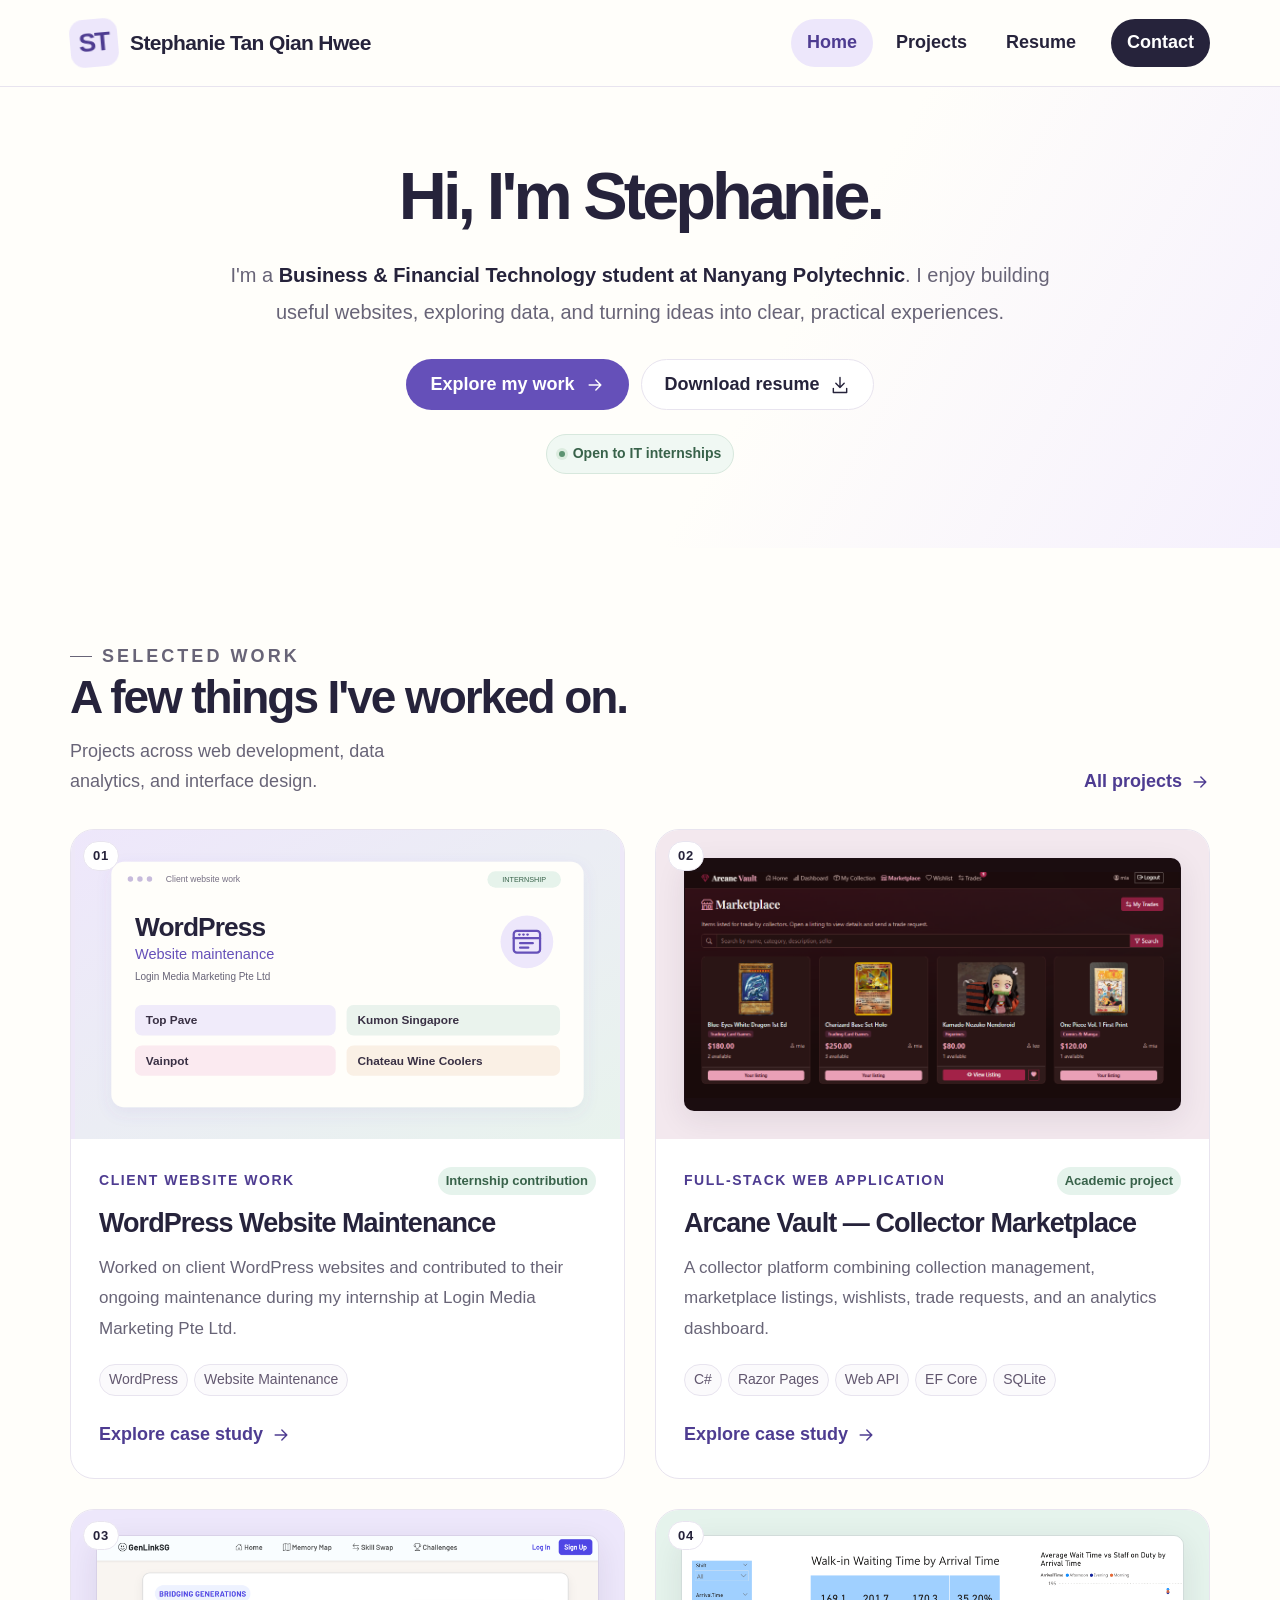
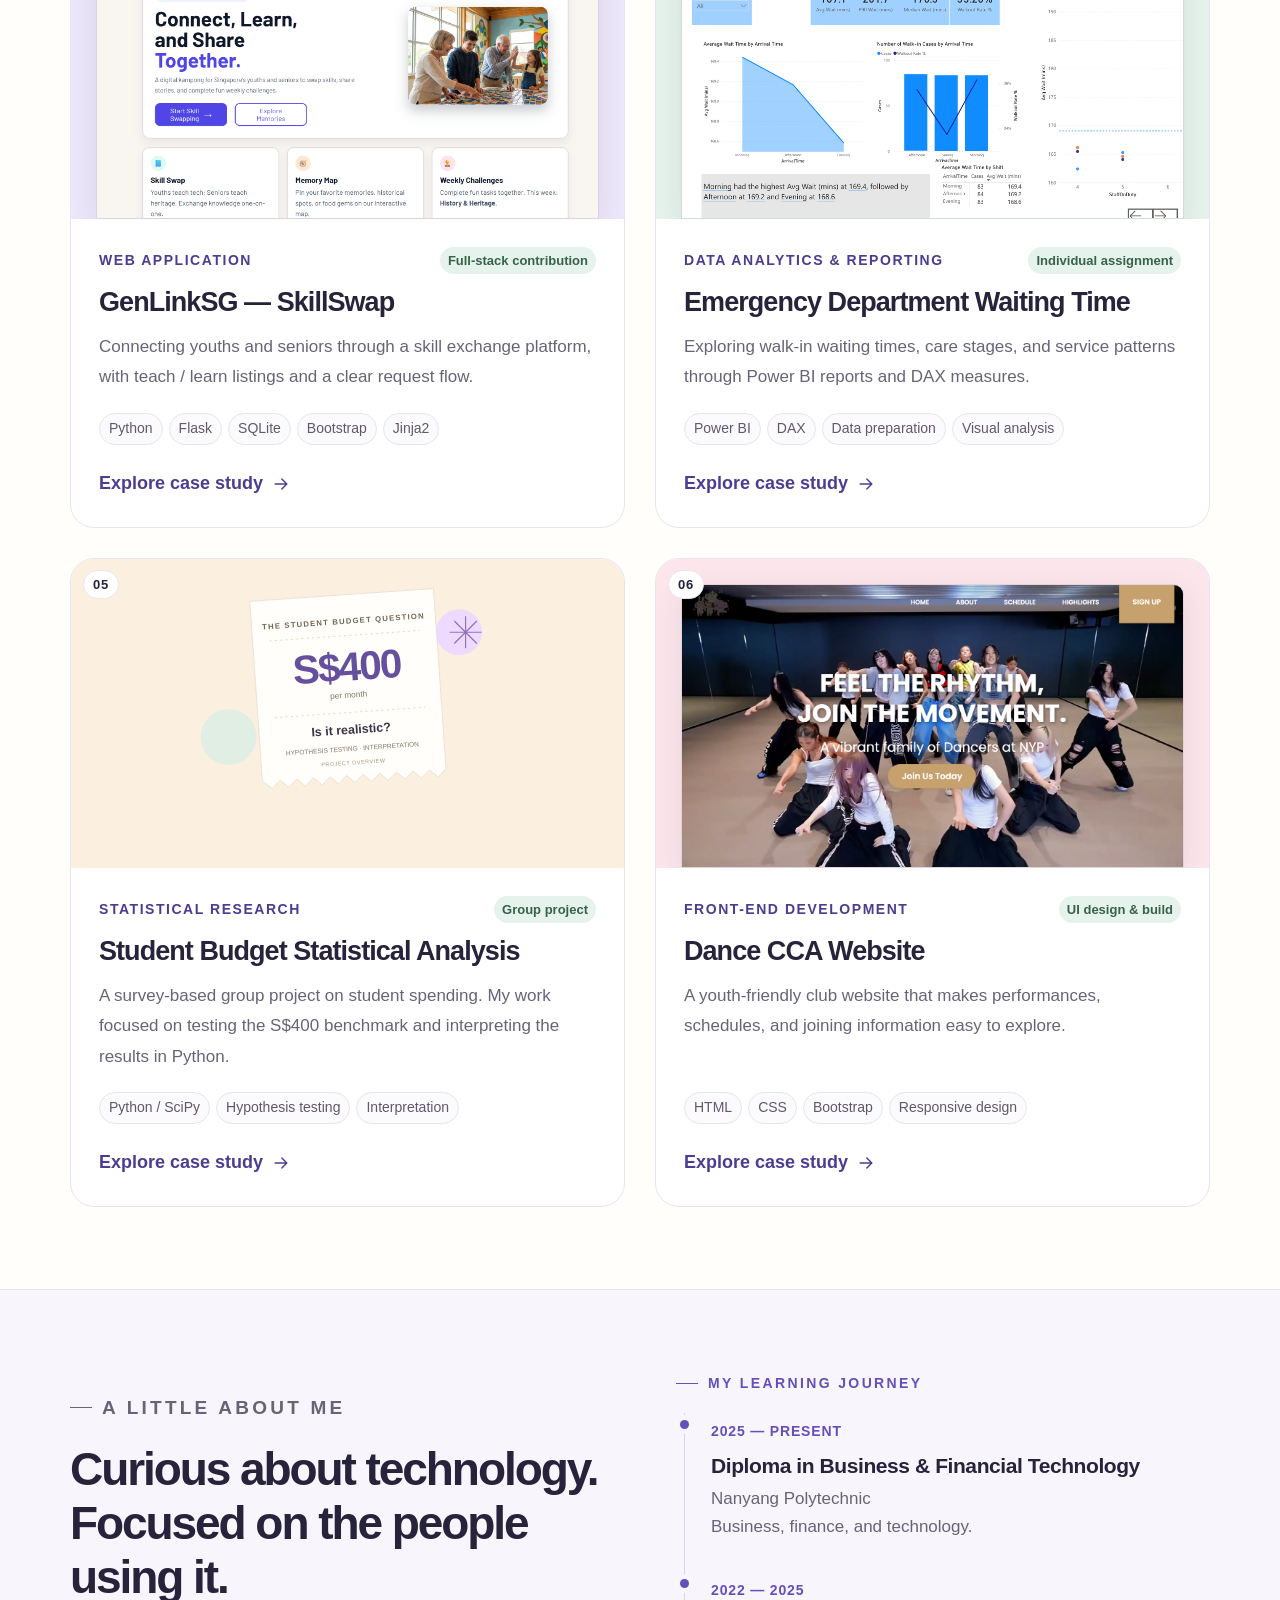
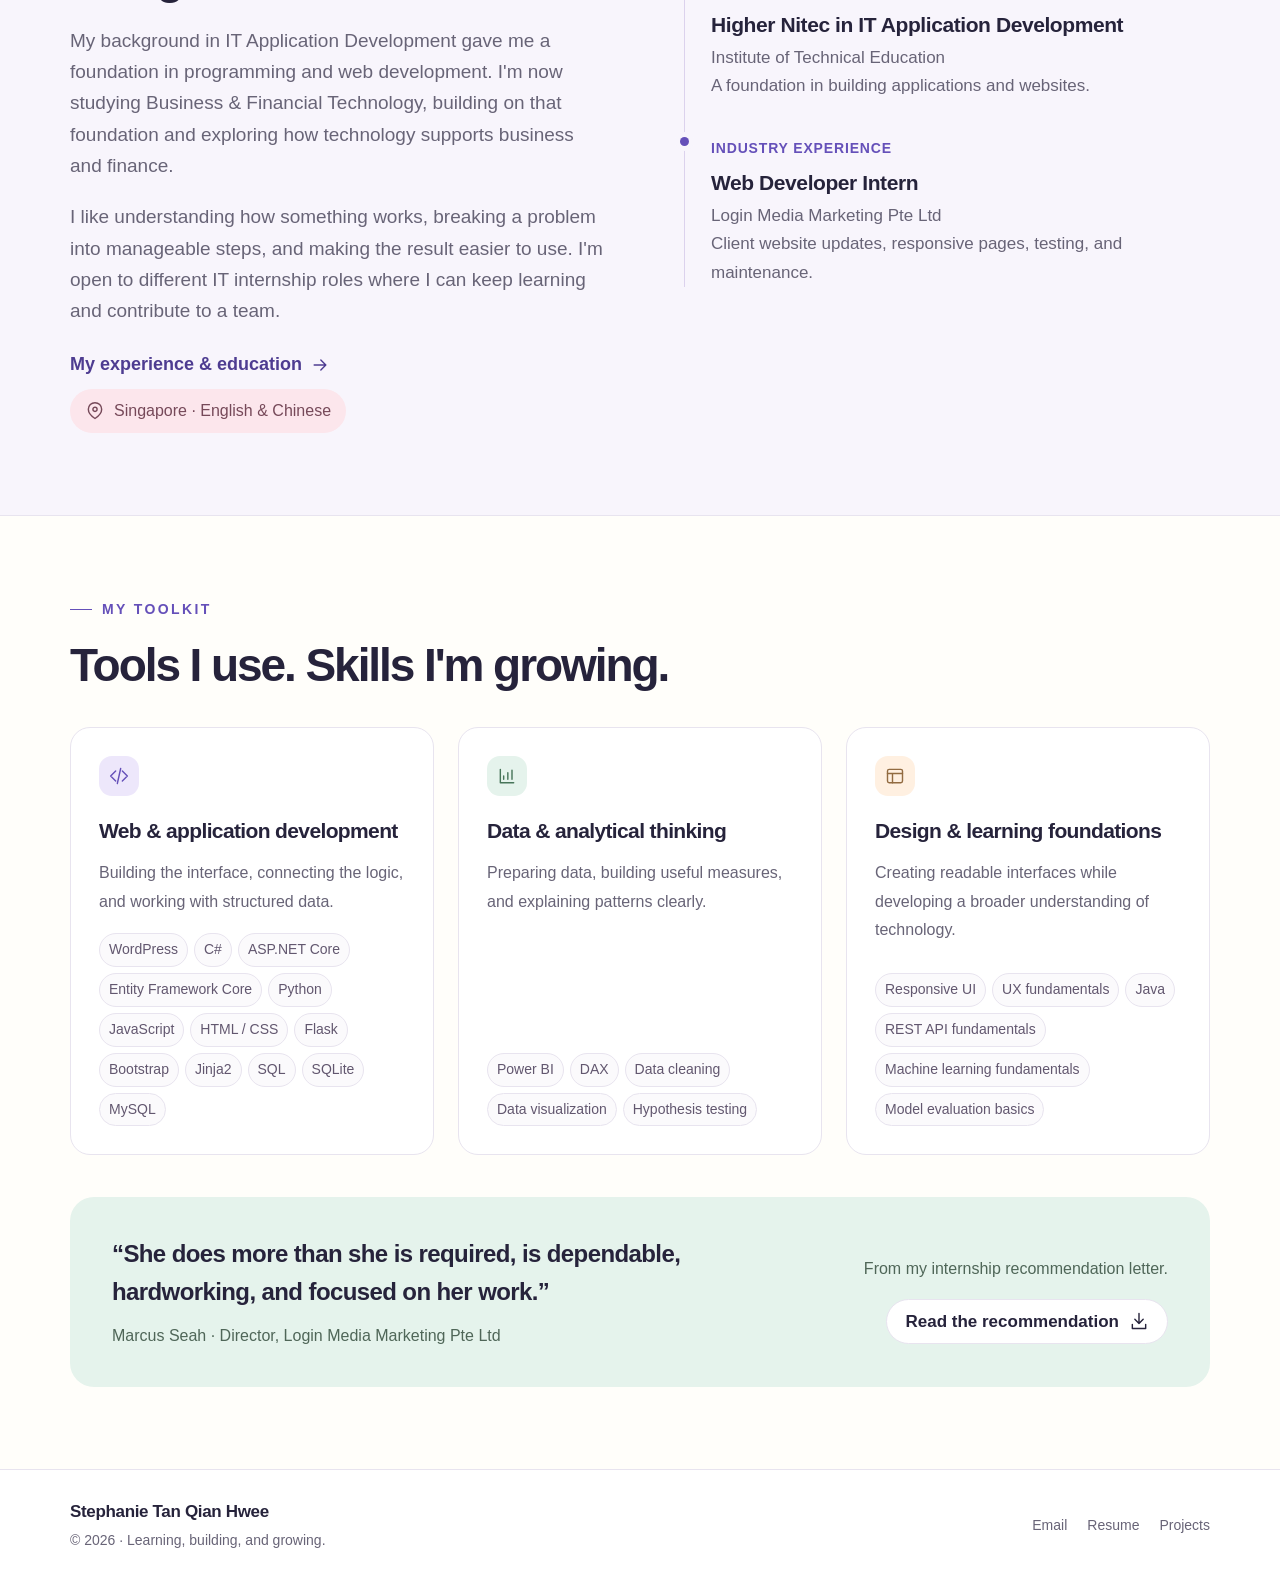
<file: index.html>
<!DOCTYPE html>
<html lang="en"><head><meta charset="utf-8"><meta name="viewport" content="width=device-width, initial-scale=1">
<title>Portfolio · Stephanie Tan</title><meta name="description" content="Stephanie Tan: Business &amp; Financial Technology student at Nanyang Polytechnic. Explore WordPress website maintenance, web development, Power BI, and statistical analysis projects."><meta name="theme-color" content="#ede7fb">
<meta property="og:title" content="Portfolio · Stephanie Tan"><meta property="og:description" content="Stephanie Tan: Business &amp; Financial Technology student at Nanyang Polytechnic. Explore WordPress website maintenance, web development, Power BI, and statistical analysis projects."><meta property="og:type" content="website">
<link rel="icon" type="image/svg+xml" href="assets/images/favicon.svg"><link rel="stylesheet" href="css/style.css"><script src="js/main.js" defer></script><script type="application/ld+json">{"@context": "https://schema.org", "@type": "Person", "name": "Stephanie Tan Qian Hwee", "email": "tanstephanie0412@gmail.com", "sameAs": ["https://github.com/stephanieeee412"], "description": "Business & Financial Technology student at Nanyang Polytechnic, exploring web development and data analytics."}</script>
</head><body><a class="skip-link" href="#main">Skip to content</a>
<header class="site-header"><div class="container header-inner">
<a class="brand" href="index.html" aria-label="Stephanie Tan Qian Hwee, home"><span class="brand-mark" aria-hidden="true">ST</span><span class="brand-name">Stephanie Tan Qian Hwee</span></a>
<button class="menu-toggle" type="button" aria-controls="primary-navigation" aria-expanded="false"><svg class="icon " viewBox="0 0 24 24" aria-hidden="true"><path d="M4 7h16M4 12h16M4 17h16"/></svg><span class="menu-label">Menu</span></button>
<nav class="nav-links" id="primary-navigation" aria-label="Main navigation"><a class="nav-link " href="index.html" aria-current="page">Home</a><a class="nav-link " href="projects.html">Projects</a><a class="nav-link " href="resume.html">Resume</a><a class="nav-link contact-link" href="contact.html">Contact</a></nav>
</div></header><main id="main" tabindex="-1"><section class="hero" aria-labelledby="hero-title"><div class="container hero-grid"><div><h1 id="hero-title">Hi, I'm Stephanie.</h1><p class="hero-intro">I'm a <strong>Business &amp; Financial Technology student at Nanyang Polytechnic</strong>. I enjoy building useful websites, exploring data, and turning ideas into clear, practical experiences.</p><div class="button-row"><a class="button " href="projects.html">Explore my work<svg class="icon " viewBox="0 0 24 24" aria-hidden="true"><path d="M5 12h14M13 6l6 6-6 6"/></svg></a><a class="button secondary" href="assets/documents/Stephanie_Tan_Qian_Hwee_Resume.pdf" download>Download resume<svg class="icon " viewBox="0 0 24 24" aria-hidden="true"><path d="M12 3v12m-5-5 5 5 5-5M4 16v5h16v-5"/></svg></a></div><p class="hero-small"><span class="status">Open to IT internships</span></p></div></div></section>
<section class="section" aria-labelledby="work-title"><div class="container"><div class="section-heading"><div><p class="eyebrow">Selected work</p><h2 id="work-title">A few things I've worked on.</h2><p>Projects across web development, data analytics, and interface design.</p></div><a class="text-link" href="projects.html">All projects <svg class="icon " viewBox="0 0 24 24" aria-hidden="true"><path d="M5 12h14M13 6l6 6-6 6"/></svg></a></div><div class="project-grid"><article class="project-card" id="wordpress" data-project-category="web"><a class="project-visual wordpress" href="project-wordpress.html" aria-label="Explore WordPress Website Maintenance"><span class="project-index">01</span><img src="assets/images/wordpress-maintenance.svg" alt="Illustrated cover for WordPress website maintenance, showing the four client names" width="1200" height="680" loading="lazy" decoding="async"></a><div class="project-body"><div class="project-kind"><span>Client website work</span><span class="project-scope">Internship contribution</span></div><h3><a href="project-wordpress.html">WordPress Website Maintenance</a></h3><p>Worked on client WordPress websites and contributed to their ongoing maintenance during my internship at Login Media Marketing Pte Ltd.</p><div class="tags"><span class="tag">WordPress</span><span class="tag">Website Maintenance</span></div><div class="project-bottom"><a class="text-link" href="project-wordpress.html">Explore case study <svg class="icon" viewBox="0 0 24 24" aria-hidden="true"><path d="M5 12h14M13 6l6 6-6 6"/></svg></a></div></div></article><article class="project-card" id="arcane" data-project-category="web">
<a class="project-visual arcane" href="project-arcanevault.html" aria-label="Explore Arcane Vault — Collector Marketplace"><span class="project-index">02</span><img src="assets/images/arcane-marketplace.png" alt="Arcane Vault marketplace with collectible listings, asking prices, and wishlist controls" width="1042" height="475" loading="lazy" decoding="async"></a>
<div class="project-body"><div class="project-kind"><span>Full-stack web application</span><span class="project-scope">Academic project</span></div><h3><a href="project-arcanevault.html">Arcane Vault — Collector Marketplace</a></h3><p>A collector platform combining collection management, marketplace listings, wishlists, trade requests, and an analytics dashboard.</p><div class="tags"><span class="tag">C#</span><span class="tag">Razor Pages</span><span class="tag">Web API</span><span class="tag">EF Core</span><span class="tag">SQLite</span></div><div class="project-bottom"><a class="text-link" href="project-arcanevault.html">Explore case study <svg class="icon" viewBox="0 0 24 24" aria-hidden="true"><path d="M5 12h14M13 6l6 6-6 6"/></svg></a></div></div></article><article class="project-card" id="genlink" data-project-category="web"><a class="project-visual " href="project-genlinksg.html" aria-label="Explore GenLinkSG — SkillSwap"><span class="project-index">03</span><img src="assets/images/genlink-home.png" alt="GenLinkSG home page introducing the youth–senior skill exchange platform" width="1826" height="996" class="" loading="lazy" decoding="async"></a><div class="project-body"><div class="project-kind"><span>Web application</span><span class="project-scope">Full-stack contribution</span></div><h3><a href="project-genlinksg.html">GenLinkSG — SkillSwap</a></h3><p>Connecting youths and seniors through a skill exchange platform, with teach / learn listings and a clear request flow.</p><div class="tags"><span class="tag">Python</span><span class="tag">Flask</span><span class="tag">SQLite</span><span class="tag">Bootstrap</span><span class="tag">Jinja2</span></div><div class="project-bottom"><a class="text-link" href="project-genlinksg.html">Explore case study <svg class="icon " viewBox="0 0 24 24" aria-hidden="true"><path d="M5 12h14M13 6l6 6-6 6"/></svg></a></div></div></article><article class="project-card" id="powerbi" data-project-category="data"><a class="project-visual mint" href="project-powerbi.html" aria-label="Explore Emergency Department Waiting Time"><span class="project-index">04</span><img src="assets/images/powerbi-000.png" alt="Power BI report with waiting time KPIs, arrival period analysis, and staffing scatter plot" width="978" height="572" class="" loading="lazy" decoding="async"></a><div class="project-body"><div class="project-kind"><span>Data analytics & reporting</span><span class="project-scope">Individual assignment</span></div><h3><a href="project-powerbi.html">Emergency Department Waiting Time</a></h3><p>Exploring walk-in waiting times, care stages, and service patterns through Power BI reports and DAX measures.</p><div class="tags"><span class="tag">Power BI</span><span class="tag">DAX</span><span class="tag">Data preparation</span><span class="tag">Visual analysis</span></div><div class="project-bottom"><a class="text-link" href="project-powerbi.html">Explore case study <svg class="icon " viewBox="0 0 24 24" aria-hidden="true"><path d="M5 12h14M13 6l6 6-6 6"/></svg></a></div></div></article><article class="project-card" id="budget" data-project-category="data"><a class="project-visual budget" href="project-budget.html" aria-label="Explore Student Budget Statistical Analysis"><span class="project-index">05</span><img src="assets/images/budget-cover.svg" alt="Illustrated project cover asking whether a monthly student budget of S$400 is realistic" width="640" height="360" class="" loading="lazy" decoding="async"></a><div class="project-body"><div class="project-kind"><span>Statistical research</span><span class="project-scope">Group project</span></div><h3><a href="project-budget.html">Student Budget Statistical Analysis</a></h3><p>A survey-based group project on student spending. My work focused on testing the S$400 benchmark and interpreting the results in Python.</p><div class="tags"><span class="tag">Python / SciPy</span><span class="tag">Hypothesis testing</span><span class="tag">Interpretation</span></div><div class="project-bottom"><a class="text-link" href="project-budget.html">Explore case study <svg class="icon " viewBox="0 0 24 24" aria-hidden="true"><path d="M5 12h14M13 6l6 6-6 6"/></svg></a></div></div></article><article class="project-card" id="dance" data-project-category="web"><a class="project-visual pink" href="project-dancecca.html" aria-label="Explore Dance CCA Website"><span class="project-index">06</span><img src="assets/images/dance-home.png" alt="Dance CCA website home page showing the club introduction and visual design" width="1522" height="777" class="" loading="lazy" decoding="async"></a><div class="project-body"><div class="project-kind"><span>Front-end development</span><span class="project-scope">UI design & build</span></div><h3><a href="project-dancecca.html">Dance CCA Website</a></h3><p>A youth-friendly club website that makes performances, schedules, and joining information easy to explore.</p><div class="tags"><span class="tag">HTML</span><span class="tag">CSS</span><span class="tag">Bootstrap</span><span class="tag">Responsive design</span></div><div class="project-bottom"><a class="text-link" href="project-dancecca.html">Explore case study <svg class="icon " viewBox="0 0 24 24" aria-hidden="true"><path d="M5 12h14M13 6l6 6-6 6"/></svg></a></div></div></article></div></div></section>
<section class="section soft" aria-labelledby="about-title"><div class="container about-grid"><div class="about-copy"><p class="eyebrow">A little about me</p><h2 class="section-title" id="about-title">Curious about technology.<br>Focused on the people using it.</h2><p>My background in IT Application Development gave me a foundation in programming and web development. I'm now studying Business &amp; Financial Technology, building on that foundation and exploring how technology supports business and finance.</p><p>I like understanding how something works, breaking a problem into manageable steps, and making the result easier to use. I'm open to different IT internship roles where I can keep learning and contribute to a team.</p><a class="text-link" href="resume.html">My experience & education <svg class="icon " viewBox="0 0 24 24" aria-hidden="true"><path d="M5 12h14M13 6l6 6-6 6"/></svg></a><br><span class="about-note"><svg class="icon " viewBox="0 0 24 24" aria-hidden="true"><path d="M20 10c0 6-8 11-8 11S4 16 4 10a8 8 0 1 1 16 0Z"/><circle cx="12" cy="10" r="2.5"/></svg>Singapore · English & Chinese</span></div><div><p class="eyebrow">My learning journey</p><div class="journey"><article class="journey-item"><time>2025 — PRESENT</time><h3>Diploma in Business &amp; Financial Technology</h3><p>Nanyang Polytechnic<br>Business, finance, and technology.</p></article><article class="journey-item"><time>2022 — 2025</time><h3>Higher Nitec in IT Application Development</h3><p>Institute of Technical Education<br>A foundation in building applications and websites.</p></article><article class="journey-item"><time>INDUSTRY EXPERIENCE</time><h3>Web Developer Intern</h3><p>Login Media Marketing Pte Ltd<br>Client website updates, responsive pages, testing, and maintenance.</p></article></div></div></div></section>
<section class="section" aria-labelledby="skills-title"><div class="container"><p class="eyebrow">My toolkit</p><h2 class="section-title" id="skills-title">Tools I use. Skills I'm growing.</h2><div class="skills-grid"><article class="skill-card"><span class="skill-icon"><svg class="icon " viewBox="0 0 24 24" aria-hidden="true"><path d="m8 6-6 6 6 6m8-12 6 6-6 6M14 3l-4 18"/></svg></span><h3>Web & application development</h3><p>Building the interface, connecting the logic, and working with structured data.</p><div class="tags"><span class="tag">WordPress</span><span class="tag">C#</span><span class="tag">ASP.NET Core</span><span class="tag">Entity Framework Core</span><span class="tag">Python</span><span class="tag">JavaScript</span><span class="tag">HTML / CSS</span><span class="tag">Flask</span><span class="tag">Bootstrap</span><span class="tag">Jinja2</span><span class="tag">SQL</span><span class="tag">SQLite</span><span class="tag">MySQL</span></div></article><article class="skill-card"><span class="skill-icon"><svg class="icon " viewBox="0 0 24 24" aria-hidden="true"><path d="M4 4v16h16M8 16v-4m5 4V8m5 8V5"/></svg></span><h3>Data & analytical thinking</h3><p>Preparing data, building useful measures, and explaining patterns clearly.</p><div class="tags"><span class="tag">Power BI</span><span class="tag">DAX</span><span class="tag">Data cleaning</span><span class="tag">Data visualization</span><span class="tag">Hypothesis testing</span></div></article><article class="skill-card"><span class="skill-icon"><svg class="icon " viewBox="0 0 24 24" aria-hidden="true"><rect x="3" y="4" width="18" height="16" rx="2"/><path d="M3 9h18M9 9v11"/></svg></span><h3>Design & learning foundations</h3><p>Creating readable interfaces while developing a broader understanding of technology.</p><div class="tags"><span class="tag">Responsive UI</span><span class="tag">UX fundamentals</span><span class="tag">Java</span><span class="tag">REST API fundamentals</span><span class="tag">Machine learning fundamentals</span><span class="tag">Model evaluation basics</span></div></article></div><aside class="quote-panel" aria-label="Internship recommendation"><div><blockquote>“She does more than she is required, is dependable, hardworking, and focused on her work.”</blockquote><p class="quote-attribution">Marcus Seah · Director, Login Media Marketing Pte Ltd</p></div><div class="quote-right"><p>From my internship recommendation letter.</p><a class="button secondary small" href="assets/documents/Stephanie_Tan_Testimonial_Login_Media.pdf" download>Read the recommendation<svg class="icon " viewBox="0 0 24 24" aria-hidden="true"><path d="M12 3v12m-5-5 5 5 5-5M4 16v5h16v-5"/></svg></a></div></aside></div></section></main><footer class="site-footer"><div class="container footer-inner"><div><p class="footer-title">Stephanie Tan Qian Hwee</p><p class="footer-copy">© <span data-year>2026</span> · Learning, building, and growing.</p></div><div class="footer-links"><a href="mailto:tanstephanie0412@gmail.com">Email</a><a href="resume.html">Resume</a><a href="projects.html">Projects</a></div></div></footer><button class="back-top" type="button" aria-label="Back to top"><svg class="icon " viewBox="0 0 24 24" aria-hidden="true"><path d="M12 20V4m-6 6 6-6 6 6"/></svg></button></body></html>
</file>
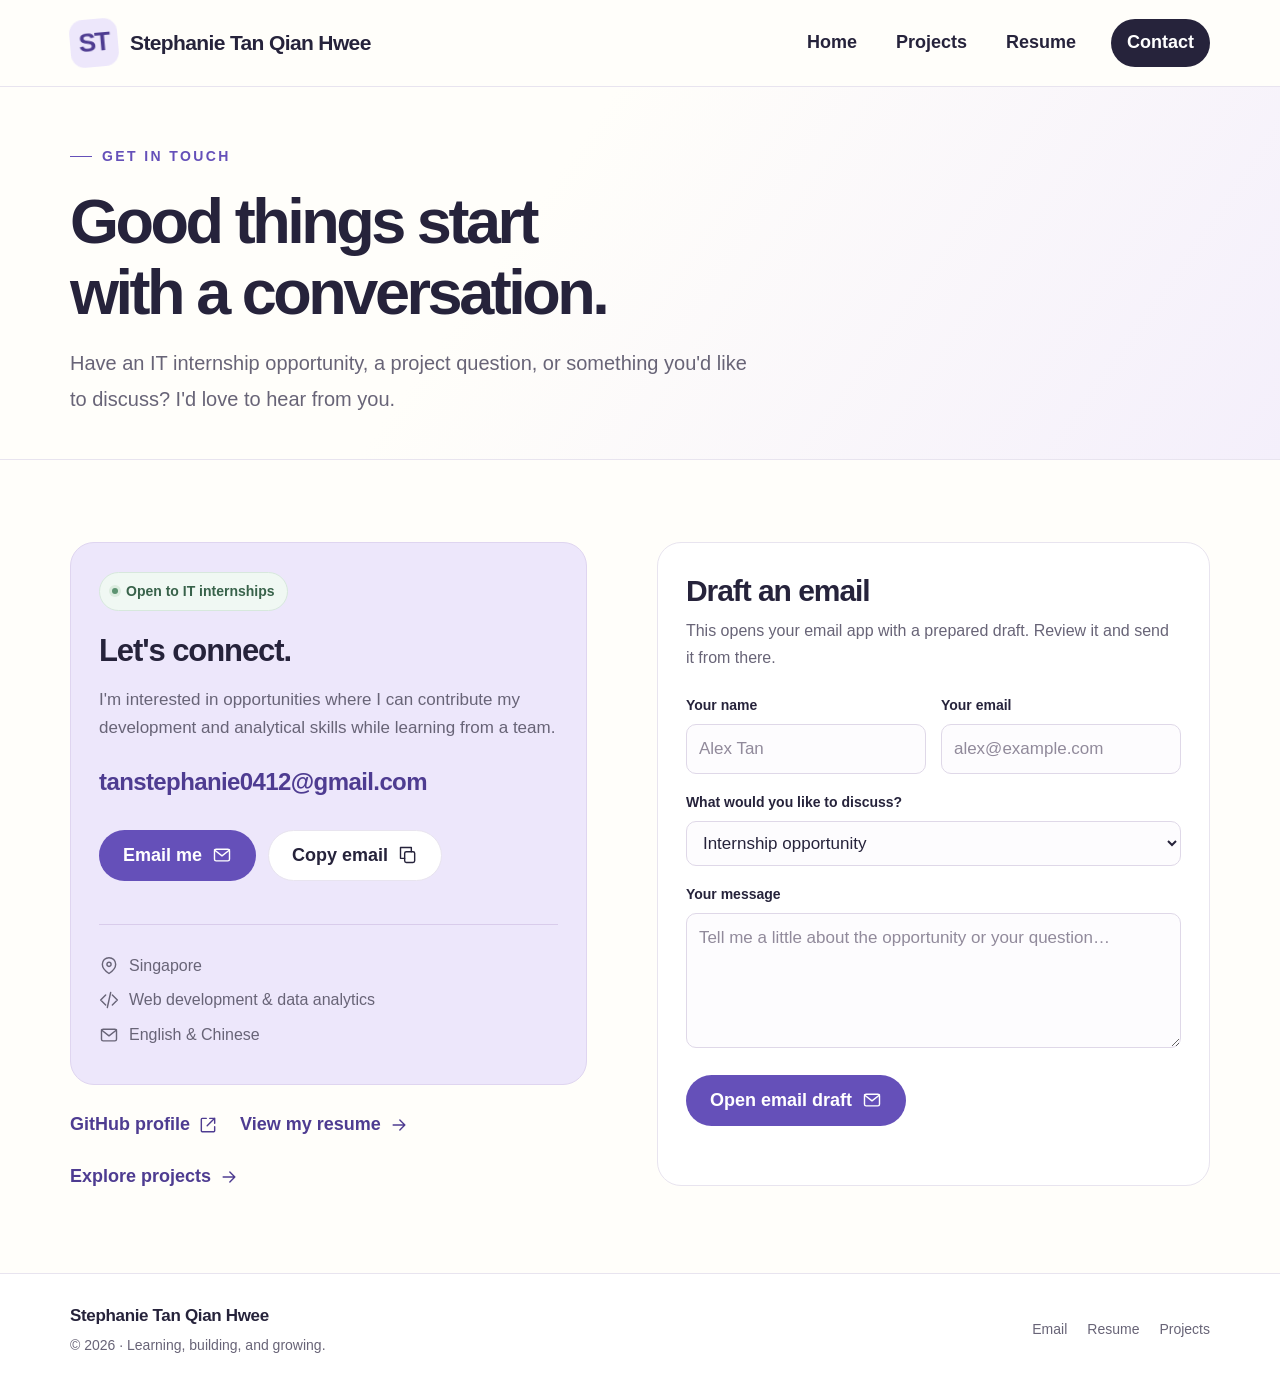
<file: contact.html>
<!DOCTYPE html>
<html lang="en"><head><meta charset="utf-8"><meta name="viewport" content="width=device-width, initial-scale=1">
<title>Contact · Stephanie Tan</title><meta name="description" content="Contact Stephanie Tan about IT internship opportunities, web development, or data analytics projects."><meta name="theme-color" content="#ede7fb">
<meta property="og:title" content="Contact · Stephanie Tan"><meta property="og:description" content="Contact Stephanie Tan about IT internship opportunities, web development, or data analytics projects."><meta property="og:type" content="website">
<link rel="icon" type="image/svg+xml" href="assets/images/favicon.svg"><link rel="stylesheet" href="css/style.css"><script src="js/main.js" defer></script><script type="application/ld+json">{"@context": "https://schema.org", "@type": "Person", "name": "Stephanie Tan Qian Hwee", "email": "tanstephanie0412@gmail.com", "sameAs": ["https://github.com/stephanieeee412"], "description": "Business & Financial Technology student at Nanyang Polytechnic, exploring web development and data analytics."}</script>
</head><body><a class="skip-link" href="#main">Skip to content</a>
<header class="site-header"><div class="container header-inner">
<a class="brand" href="index.html" aria-label="Stephanie Tan Qian Hwee, home"><span class="brand-mark" aria-hidden="true">ST</span><span class="brand-name">Stephanie Tan Qian Hwee</span></a>
<button class="menu-toggle" type="button" aria-controls="primary-navigation" aria-expanded="false"><svg class="icon " viewBox="0 0 24 24" aria-hidden="true"><path d="M4 7h16M4 12h16M4 17h16"/></svg><span class="menu-label">Menu</span></button>
<nav class="nav-links" id="primary-navigation" aria-label="Main navigation"><a class="nav-link " href="index.html">Home</a><a class="nav-link " href="projects.html">Projects</a><a class="nav-link " href="resume.html">Resume</a><a class="nav-link contact-link" href="contact.html" aria-current="page">Contact</a></nav>
</div></header><main id="main" tabindex="-1"><section class="page-hero"><div class="container"><p class="eyebrow">Get in touch</p><h1>Good things start<br>with a conversation.</h1><p class="lead">Have an IT internship opportunity, a project question, or something you'd like to discuss? I'd love to hear from you.</p></div></section><section class="section"><div class="container contact-grid"><div><div class="contact-card"><span class="status">Open to IT internships</span><h2>Let's connect.</h2><p>I'm interested in opportunities where I can contribute my development and analytical skills while learning from a team.</p><a class="email-address" href="mailto:tanstephanie0412@gmail.com">tanstephanie0412@gmail.com</a><div class="button-row"><a class="button " href="mailto:tanstephanie0412@gmail.com">Email me<svg class="icon " viewBox="0 0 24 24" aria-hidden="true"><rect x="3" y="5" width="18" height="14" rx="2"/><path d="m3 6 9 7 9-7"/></svg></a><button class="button secondary" type="button" data-copy-email="tanstephanie0412@gmail.com">Copy email <svg class="icon " viewBox="0 0 24 24" aria-hidden="true"><rect x="8" y="8" width="12" height="13" rx="2"/><path d="M16 8V3H3v13h5"/></svg></button></div><p class="copy-status" id="copy-status" role="status" aria-live="polite"></p><ul class="contact-details"><li><svg class="icon " viewBox="0 0 24 24" aria-hidden="true"><path d="M20 10c0 6-8 11-8 11S4 16 4 10a8 8 0 1 1 16 0Z"/><circle cx="12" cy="10" r="2.5"/></svg>Singapore</li><li><svg class="icon " viewBox="0 0 24 24" aria-hidden="true"><path d="m8 6-6 6 6 6m8-12 6 6-6 6M14 3l-4 18"/></svg>Web development & data analytics</li><li><svg class="icon " viewBox="0 0 24 24" aria-hidden="true"><rect x="3" y="5" width="18" height="14" rx="2"/><path d="m3 6 9 7 9-7"/></svg>English & Chinese</li></ul></div><div class="contact-links"><a class="text-link" href="https://github.com/stephanieeee412" target="_blank" rel="noopener noreferrer">GitHub profile <svg class="icon " viewBox="0 0 24 24" aria-hidden="true"><path d="M14 4h6v6M20 4l-9 9M20 14v5a1 1 0 0 1-1 1H5a1 1 0 0 1-1-1V5a1 1 0 0 1 1-1h5"/></svg></a><a class="text-link" href="resume.html">View my resume <svg class="icon " viewBox="0 0 24 24" aria-hidden="true"><path d="M5 12h14M13 6l6 6-6 6"/></svg></a><a class="text-link" href="projects.html">Explore projects <svg class="icon " viewBox="0 0 24 24" aria-hidden="true"><path d="M5 12h14M13 6l6 6-6 6"/></svg></a></div></div><div class="email-form"><h2>Draft an email</h2><p class="form-help">This opens your email app with a prepared draft. Review it and send it from there.</p><noscript><p class="form-help">Use the Email me link to contact Stephanie. The draft builder needs JavaScript.</p><style>#email-form{display:none}</style></noscript><form id="email-form" data-recipient="tanstephanie0412@gmail.com"><div class="form-row"><div class="field"><label for="name">Your name</label><input id="name" name="name" autocomplete="name" required maxlength="100" placeholder="Alex Tan"></div><div class="field"><label for="email">Your email</label><input id="email" name="email" type="email" autocomplete="email" required maxlength="254" placeholder="alex@example.com"></div></div><div class="field"><label for="subject">What would you like to discuss?</label><select id="subject" name="subject"><option>Internship opportunity</option><option>Project discussion</option><option>General enquiry</option></select></div><div class="field"><label for="message">Your message</label><textarea id="message" name="message" required maxlength="5000" placeholder="Tell me a little about the opportunity or your question…"></textarea></div><button class="button" type="submit">Open email draft <svg class="icon " viewBox="0 0 24 24" aria-hidden="true"><rect x="3" y="5" width="18" height="14" rx="2"/><path d="m3 6 9 7 9-7"/></svg></button><p class="form-status" id="form-status" role="status" aria-live="polite"></p></form></div></div></section></main><footer class="site-footer"><div class="container footer-inner"><div><p class="footer-title">Stephanie Tan Qian Hwee</p><p class="footer-copy">© <span data-year>2026</span> · Learning, building, and growing.</p></div><div class="footer-links"><a href="mailto:tanstephanie0412@gmail.com">Email</a><a href="resume.html">Resume</a><a href="projects.html">Projects</a></div></div></footer><button class="back-top" type="button" aria-label="Back to top"><svg class="icon " viewBox="0 0 24 24" aria-hidden="true"><path d="M12 20V4m-6 6 6-6 6 6"/></svg></button></body></html>
</file>
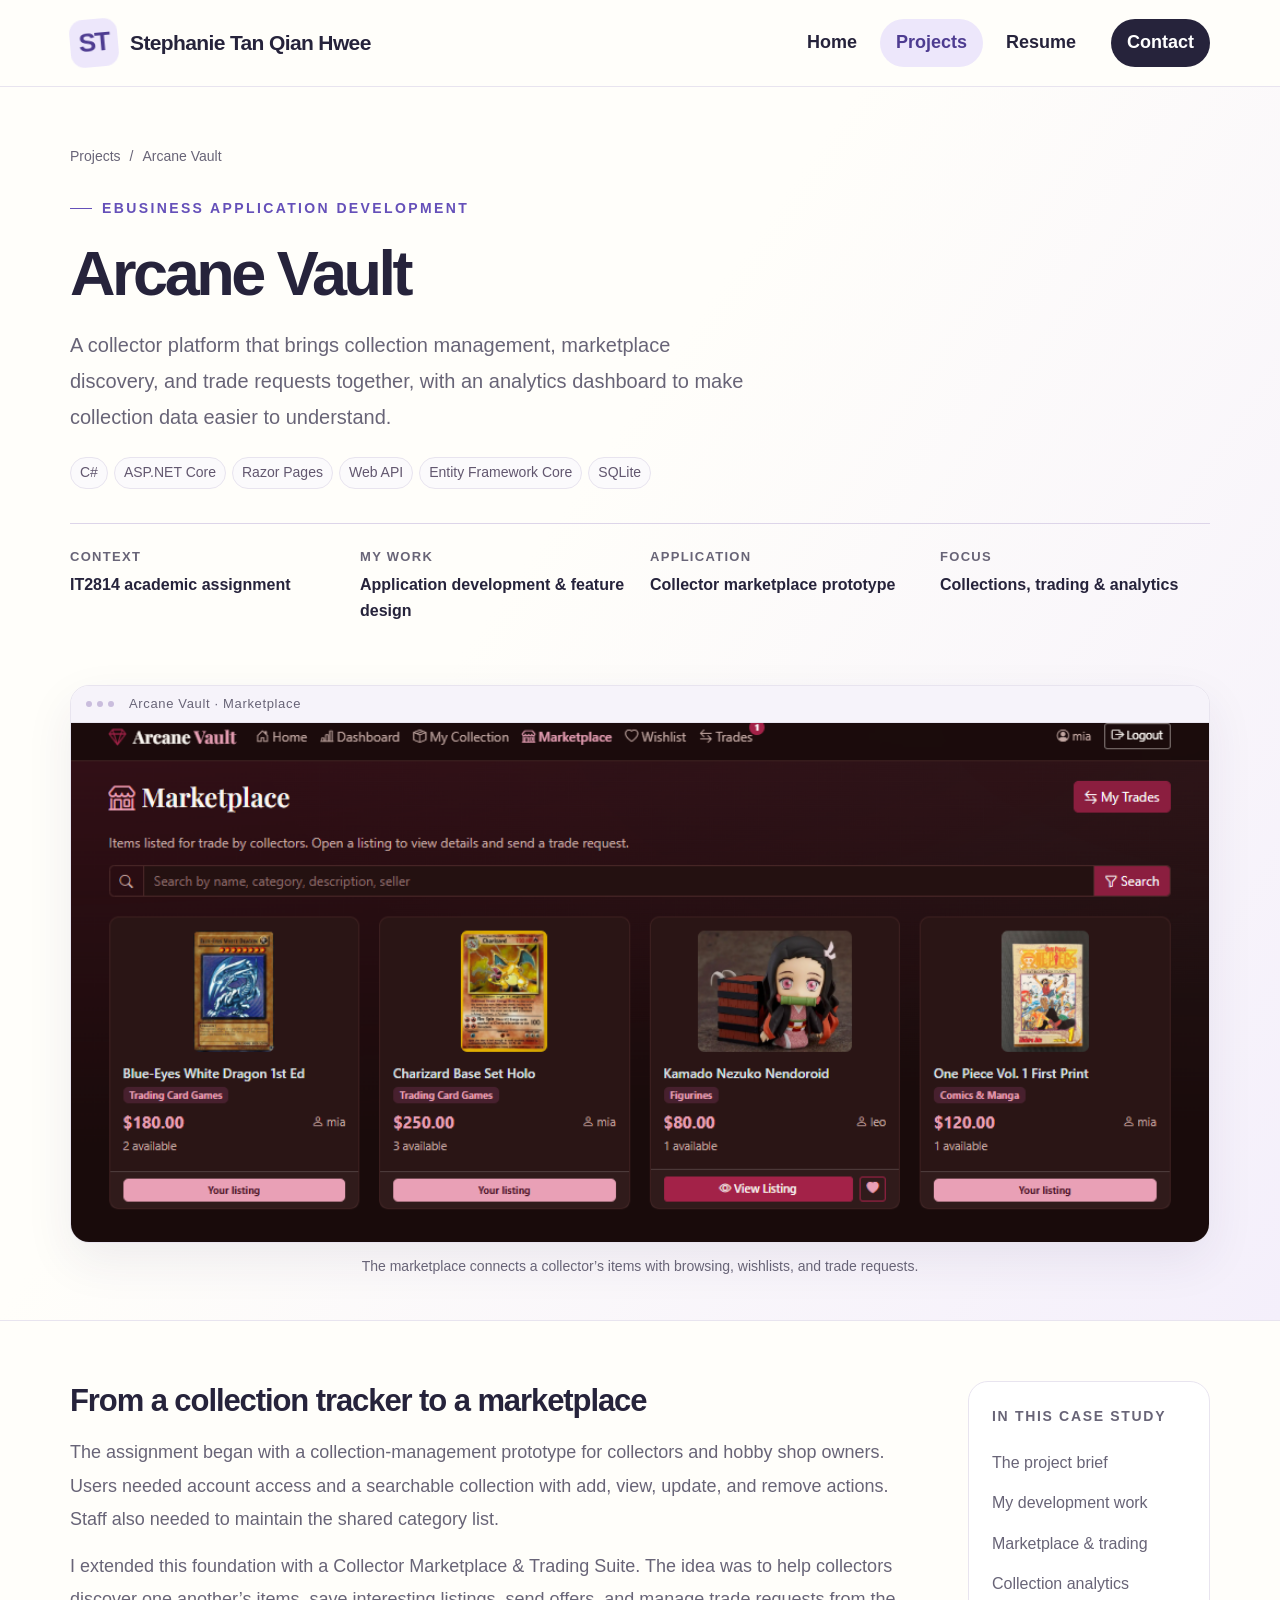
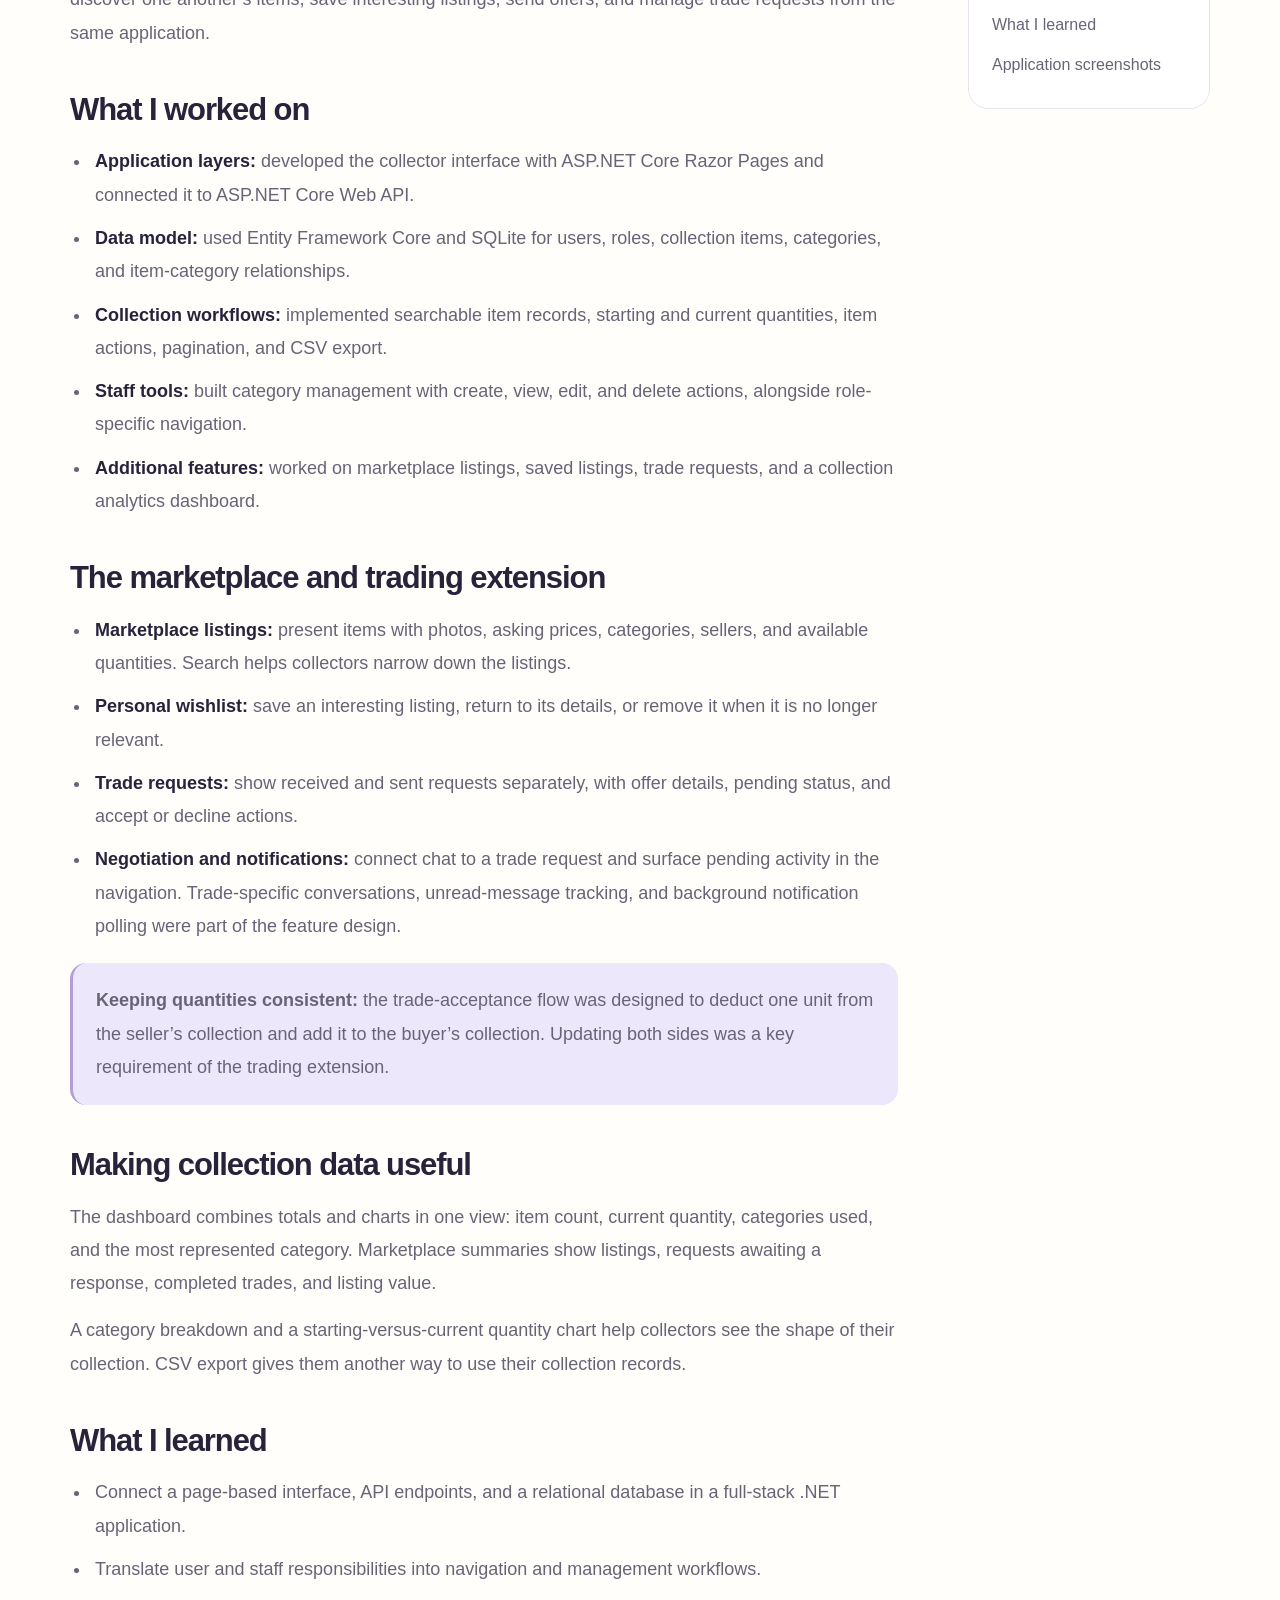
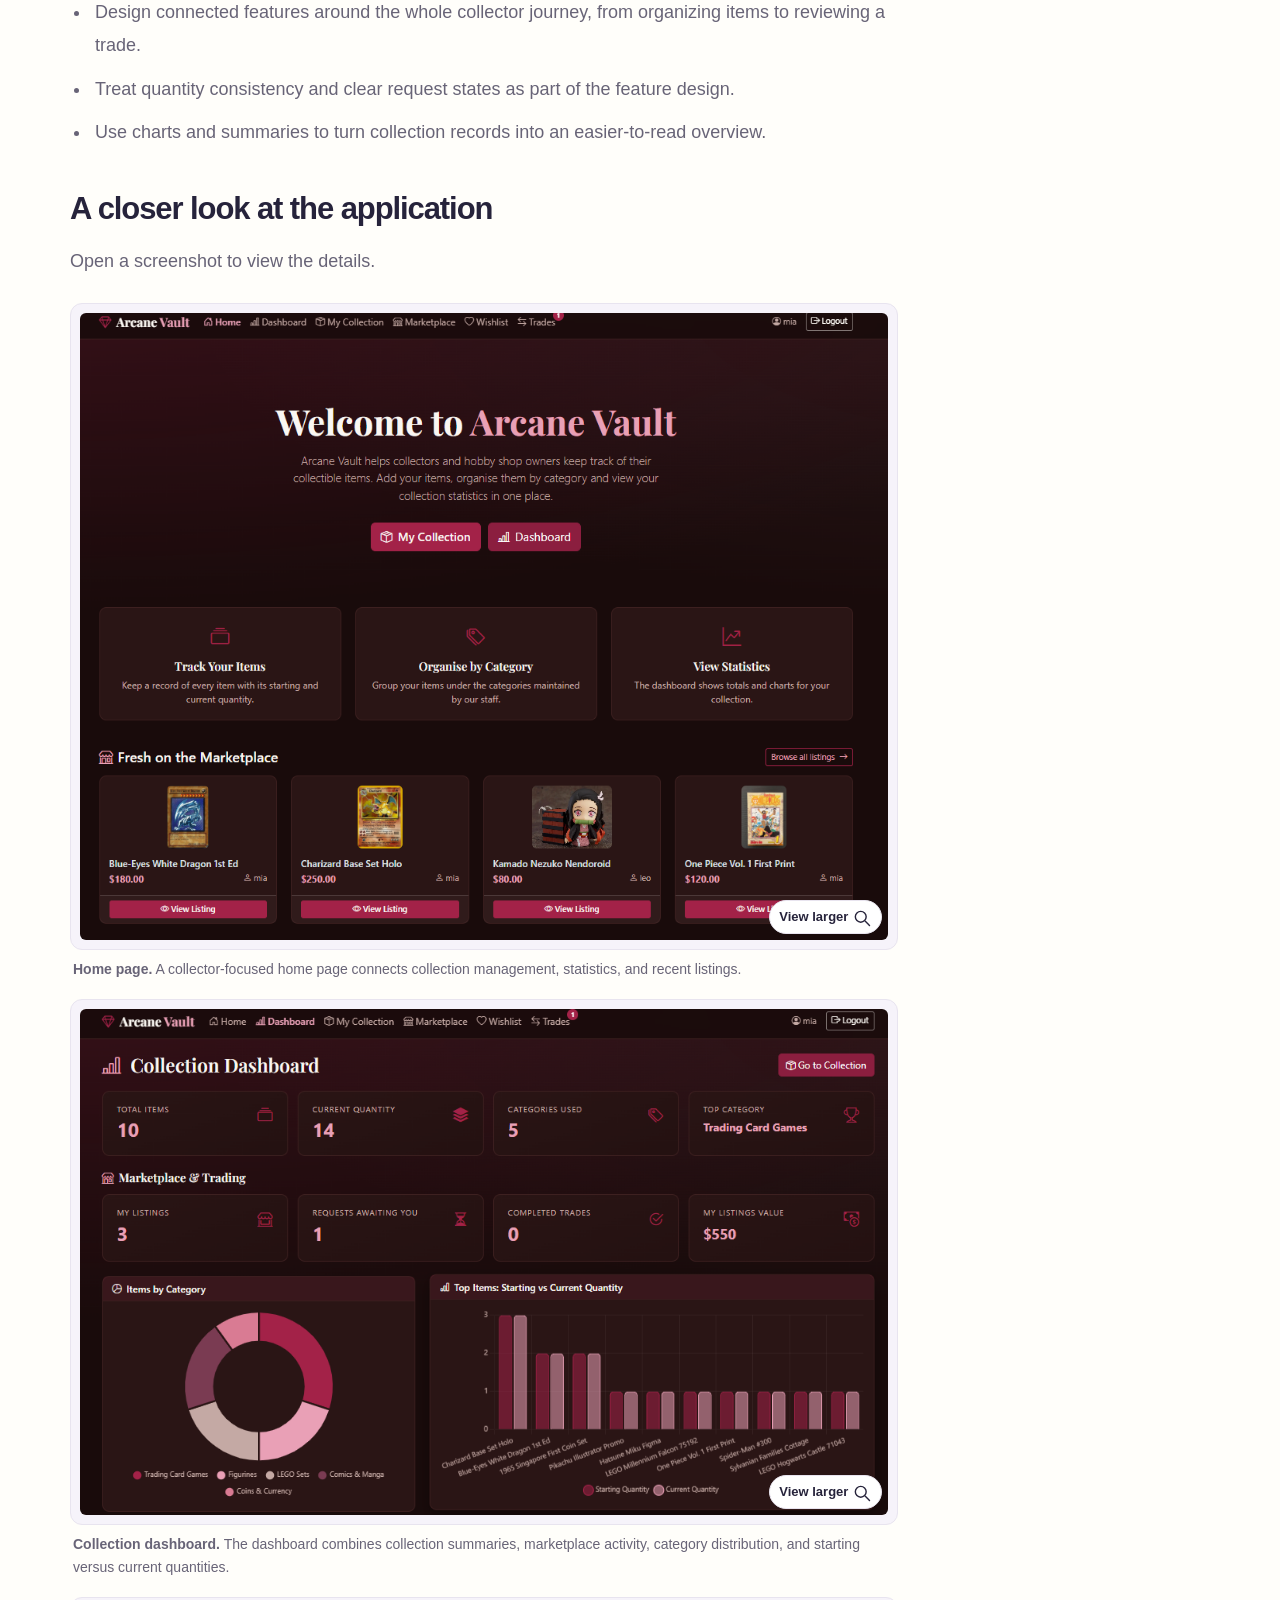
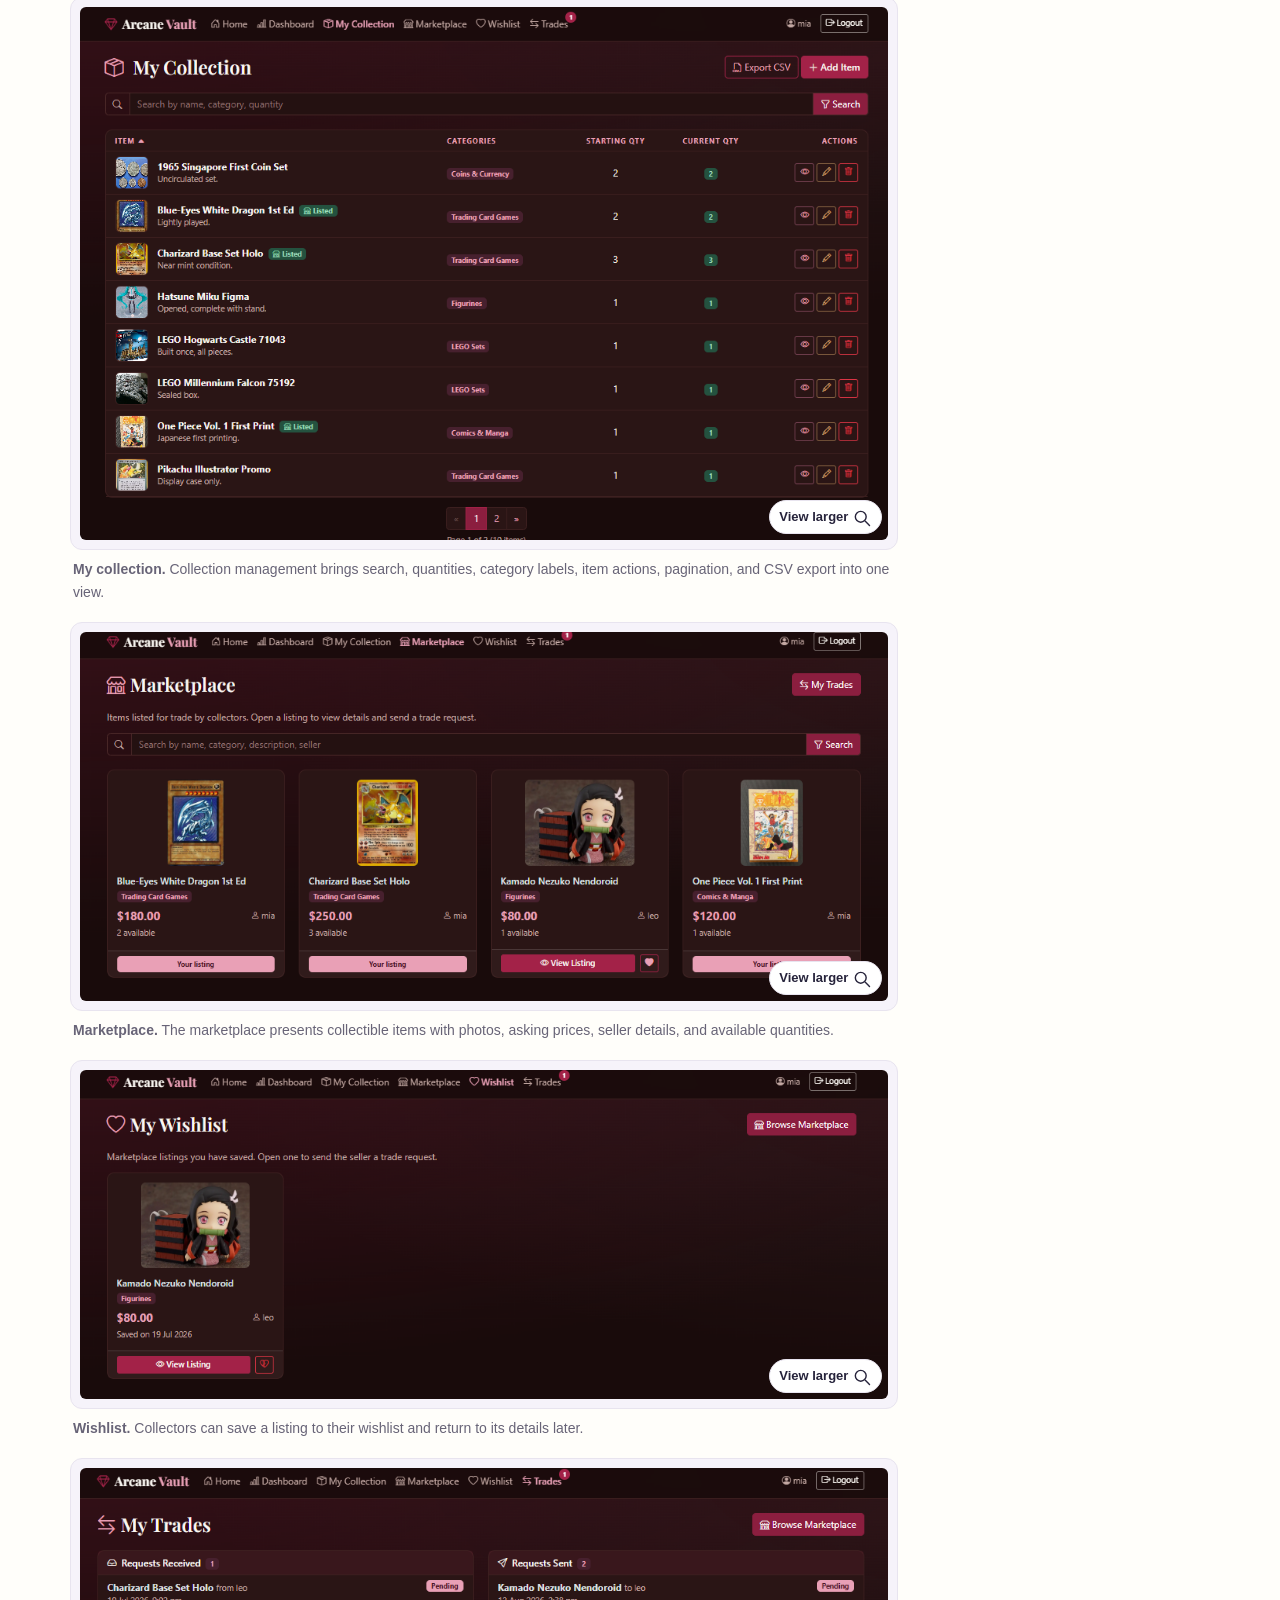
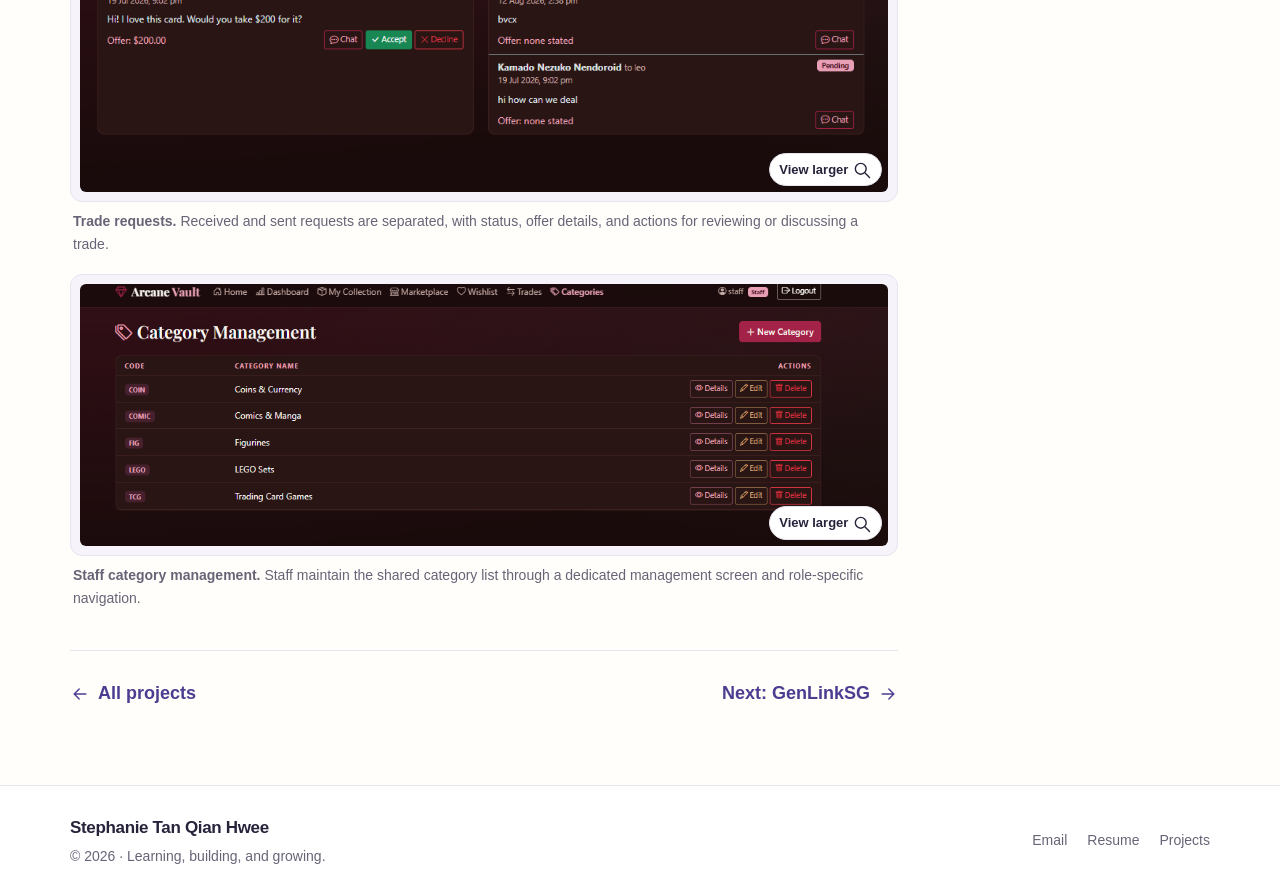
<file: project-arcanevault.html>
<!DOCTYPE html>
<html lang="en"><head><meta charset="utf-8"><meta name="viewport" content="width=device-width, initial-scale=1">
<title>Arcane Vault · Stephanie Tan Qian Hwee</title><meta name="description" content="Arcane Vault: Stephanie Tan Qian Hwee’s ASP.NET Core collector application with collection management, marketplace listings, wishlists, trade requests, and analytics."><meta name="theme-color" content="#ede7fb">
<meta property="og:title" content="Arcane Vault · Stephanie Tan Qian Hwee"><meta property="og:description" content="Arcane Vault: Stephanie Tan Qian Hwee’s ASP.NET Core collector application with collection management, marketplace listings, wishlists, trade requests, and analytics."><meta property="og:type" content="website">
<link rel="icon" type="image/svg+xml" href="assets/images/favicon.svg"><link rel="stylesheet" href="css/style.css"><script src="js/main.js" defer></script><script type="application/ld+json">{"@context": "https://schema.org", "@type": "Person", "name": "Stephanie Tan Qian Hwee", "email": "tanstephanie0412@gmail.com", "sameAs": ["https://github.com/stephanieeee412"], "description": "Business & Financial Technology student at Nanyang Polytechnic, exploring web development and data analytics."}</script>
</head><body class="arcane-detail"><a class="skip-link" href="#main">Skip to content</a><header class="site-header"><div class="container header-inner">
<a class="brand" href="index.html" aria-label="Stephanie Tan Qian Hwee, home"><span class="brand-mark" aria-hidden="true">ST</span><span class="brand-name">Stephanie Tan Qian Hwee</span></a>
<button class="menu-toggle" type="button" aria-controls="primary-navigation" aria-expanded="false"><svg class="icon " viewBox="0 0 24 24" aria-hidden="true"><path d="M4 7h16M4 12h16M4 17h16"/></svg><span class="menu-label">Menu</span></button>
<nav class="nav-links" id="primary-navigation" aria-label="Main navigation"><a class="nav-link " href="index.html">Home</a><a class="nav-link " href="projects.html" aria-current="page">Projects</a><a class="nav-link " href="resume.html">Resume</a><a class="nav-link contact-link" href="contact.html">Contact</a></nav>
</div></header><main id="main" tabindex="-1">
<section class="page-hero"><div class="container">
<nav class="breadcrumb" aria-label="Breadcrumb"><a href="projects.html">Projects</a><span aria-hidden="true">/</span><span>Arcane Vault</span></nav>
<p class="eyebrow">eBusiness application development</p><h1>Arcane Vault</h1>
<p class="lead">A collector platform that brings collection management, marketplace discovery, and trade requests together, with an analytics dashboard to make collection data easier to understand.</p>
<div class="tags"><span class="tag">C#</span><span class="tag">ASP.NET Core</span><span class="tag">Razor Pages</span><span class="tag">Web API</span><span class="tag">Entity Framework Core</span><span class="tag">SQLite</span></div>
<dl class="case-meta"><div><dt>Context</dt><dd>IT2814 academic assignment</dd></div><div><dt>My work</dt><dd>Application development &amp; feature design</dd></div><div><dt>Application</dt><dd>Collector marketplace prototype</dd></div><div><dt>Focus</dt><dd>Collections, trading &amp; analytics</dd></div></dl>
<div class="case-cover"><div class="browser-frame"><div class="browser-bar" aria-hidden="true"><i></i><i></i><i></i><span>Arcane Vault · Marketplace</span></div><img src="assets/images/arcane-marketplace.png" alt="Arcane Vault marketplace showing collectible listings and seller information" width="1042" height="475" decoding="async"></div><p class="caption">The marketplace connects a collector’s items with browsing, wishlists, and trade requests.</p></div>
</div></section>
<div class="container"><div class="case-layout"><div>
<section class="case-section" id="problem" aria-labelledby="problem-title"><h2 id="problem-title">From a collection tracker to a marketplace</h2>
<p>The assignment began with a collection-management prototype for collectors and hobby shop owners. Users needed account access and a searchable collection with add, view, update, and remove actions. Staff also needed to maintain the shared category list.</p>
<p>I extended this foundation with a Collector Marketplace &amp; Trading Suite. The idea was to help collectors discover one another’s items, save interesting listings, send offers, and manage trade requests from the same application.</p></section>
<section class="case-section" id="contribution" aria-labelledby="contribution-title"><h2 id="contribution-title">What I worked on</h2>
<ul><li><strong>Application layers:</strong> developed the collector interface with ASP.NET Core Razor Pages and connected it to ASP.NET Core Web API.</li><li><strong>Data model:</strong> used Entity Framework Core and SQLite for users, roles, collection items, categories, and item-category relationships.</li><li><strong>Collection workflows:</strong> implemented searchable item records, starting and current quantities, item actions, pagination, and CSV export.</li><li><strong>Staff tools:</strong> built category management with create, view, edit, and delete actions, alongside role-specific navigation.</li><li><strong>Additional features:</strong> worked on marketplace listings, saved listings, trade requests, and a collection analytics dashboard.</li></ul></section>
<section class="case-section" id="features" aria-labelledby="features-title"><h2 id="features-title">The marketplace and trading extension</h2>
<ul><li><strong>Marketplace listings:</strong> present items with photos, asking prices, categories, sellers, and available quantities. Search helps collectors narrow down the listings.</li><li><strong>Personal wishlist:</strong> save an interesting listing, return to its details, or remove it when it is no longer relevant.</li><li><strong>Trade requests:</strong> show received and sent requests separately, with offer details, pending status, and accept or decline actions.</li><li><strong>Negotiation and notifications:</strong> connect chat to a trade request and surface pending activity in the navigation. Trade-specific conversations, unread-message tracking, and background notification polling were part of the feature design.</li></ul>
<div class="callout"><p><strong>Keeping quantities consistent:</strong> the trade-acceptance flow was designed to deduct one unit from the seller’s collection and add it to the buyer’s collection. Updating both sides was a key requirement of the trading extension.</p></div></section>
<section class="case-section" id="analytics" aria-labelledby="analytics-title"><h2 id="analytics-title">Making collection data useful</h2>
<p>The dashboard combines totals and charts in one view: item count, current quantity, categories used, and the most represented category. Marketplace summaries show listings, requests awaiting a response, completed trades, and listing value.</p>
<p>A category breakdown and a starting-versus-current quantity chart help collectors see the shape of their collection. CSV export gives them another way to use their collection records.</p></section>
<section class="case-section" id="learning" aria-labelledby="learning-title"><h2 id="learning-title">What I learned</h2>
<ul><li>Connect a page-based interface, API endpoints, and a relational database in a full-stack .NET application.</li><li>Translate user and staff responsibilities into navigation and management workflows.</li><li>Design connected features around the whole collector journey, from organizing items to reviewing a trade.</li><li>Treat quantity consistency and clear request states as part of the feature design.</li><li>Use charts and summaries to turn collection records into an easier-to-read overview.</li></ul></section>
<section class="case-section" id="gallery" aria-labelledby="gallery-title"><h2 id="gallery-title">A closer look at the application</h2><p>Open a screenshot to view the details.</p><div class="gallery"><figure class="full"><a class="gallery-trigger" href="assets/images/arcane-home.png" data-caption="A collector-focused home page connects collection management, statistics, and recent listings." aria-label="Enlarge: Home page"><img src="assets/images/arcane-home.png" alt="Arcane Vault home screen with collection shortcuts and recent marketplace listings" width="1042" height="808" loading="lazy" decoding="async"><span class="zoom-label">View larger <svg class="icon" viewBox="0 0 24 24" aria-hidden="true"><circle cx="10.5" cy="10.5" r="6.5"/><path d="m16 16 5 5"/></svg></span></a><figcaption><strong>Home page.</strong> A collector-focused home page connects collection management, statistics, and recent listings.</figcaption></figure><figure class="full"><a class="gallery-trigger" href="assets/images/arcane-dashboard.png" data-caption="The dashboard combines collection summaries, marketplace activity, category distribution, and starting versus current quantities." aria-label="Enlarge: Collection dashboard"><img src="assets/images/arcane-dashboard.png" alt="Collection dashboard with item and category summaries, marketplace metrics, a category chart, and a quantity comparison chart" width="1017" height="637" loading="lazy" decoding="async"><span class="zoom-label">View larger <svg class="icon" viewBox="0 0 24 24" aria-hidden="true"><circle cx="10.5" cy="10.5" r="6.5"/><path d="m16 16 5 5"/></svg></span></a><figcaption><strong>Collection dashboard.</strong> The dashboard combines collection summaries, marketplace activity, category distribution, and starting versus current quantities.</figcaption></figure><figure class="full"><a class="gallery-trigger" href="assets/images/arcane-collection.png" data-caption="Collection management brings search, quantities, category labels, item actions, pagination, and CSV export into one view." aria-label="Enlarge: My collection"><img src="assets/images/arcane-collection.png" alt="Searchable collection table with categories, starting and current quantities, item actions, pagination, and CSV export" width="1029" height="679" loading="lazy" decoding="async"><span class="zoom-label">View larger <svg class="icon" viewBox="0 0 24 24" aria-hidden="true"><circle cx="10.5" cy="10.5" r="6.5"/><path d="m16 16 5 5"/></svg></span></a><figcaption><strong>My collection.</strong> Collection management brings search, quantities, category labels, item actions, pagination, and CSV export into one view.</figcaption></figure><figure class="full"><a class="gallery-trigger" href="assets/images/arcane-marketplace.png" data-caption="The marketplace presents collectible items with photos, asking prices, seller details, and available quantities." aria-label="Enlarge: Marketplace"><img src="assets/images/arcane-marketplace.png" alt="Marketplace listings with item photos, prices, categories, seller names, available quantities, and wishlist controls" width="1042" height="475" loading="lazy" decoding="async"><span class="zoom-label">View larger <svg class="icon" viewBox="0 0 24 24" aria-hidden="true"><circle cx="10.5" cy="10.5" r="6.5"/><path d="m16 16 5 5"/></svg></span></a><figcaption><strong>Marketplace.</strong> The marketplace presents collectible items with photos, asking prices, seller details, and available quantities.</figcaption></figure><figure class="full"><a class="gallery-trigger" href="assets/images/arcane-wishlist.png" data-caption="Collectors can save a listing to their wishlist and return to its details later." aria-label="Enlarge: Wishlist"><img src="assets/images/arcane-wishlist.png" alt="Saved marketplace listing with a view-listing action and a remove-from-wishlist control" width="1048" height="427" loading="lazy" decoding="async"><span class="zoom-label">View larger <svg class="icon" viewBox="0 0 24 24" aria-hidden="true"><circle cx="10.5" cy="10.5" r="6.5"/><path d="m16 16 5 5"/></svg></span></a><figcaption><strong>Wishlist.</strong> Collectors can save a listing to their wishlist and return to its details later.</figcaption></figure><figure class="full"><a class="gallery-trigger" href="assets/images/arcane-trades.png" data-caption="Received and sent requests are separated, with status, offer details, and actions for reviewing or discussing a trade." aria-label="Enlarge: Trade requests"><img src="assets/images/arcane-trades.png" alt="Trade dashboard separating received and sent requests with pending status, offer details, chat, accept, and decline actions" width="1024" height="411" loading="lazy" decoding="async"><span class="zoom-label">View larger <svg class="icon" viewBox="0 0 24 24" aria-hidden="true"><circle cx="10.5" cy="10.5" r="6.5"/><path d="m16 16 5 5"/></svg></span></a><figcaption><strong>Trade requests.</strong> Received and sent requests are separated, with status, offer details, and actions for reviewing or discussing a trade.</figcaption></figure><figure class="full"><a class="gallery-trigger" href="assets/images/arcane-categories.png" data-caption="Staff maintain the shared category list through a dedicated management screen and role-specific navigation." aria-label="Enlarge: Staff category management"><img src="assets/images/arcane-categories.png" alt="Staff category management table with category codes and create, details, edit, and delete controls" width="1113" height="360" loading="lazy" decoding="async"><span class="zoom-label">View larger <svg class="icon" viewBox="0 0 24 24" aria-hidden="true"><circle cx="10.5" cy="10.5" r="6.5"/><path d="m16 16 5 5"/></svg></span></a><figcaption><strong>Staff category management.</strong> Staff maintain the shared category list through a dedicated management screen and role-specific navigation.</figcaption></figure></div></section>
<div class="case-pagination"><a class="text-link" href="projects.html"><svg class="icon" viewBox="0 0 24 24" aria-hidden="true"><path d="M19 12H5m6-6-6 6 6 6"/></svg>All projects</a><a class="text-link" href="project-genlinksg.html">Next: GenLinkSG <svg class="icon" viewBox="0 0 24 24" aria-hidden="true"><path d="M5 12h14M13 6l6 6-6 6"/></svg></a></div>
</div><aside class="case-aside"><h2>In this case study</h2><nav aria-label="Case study sections"><a class="aside-link" href="#problem">The project brief</a><a class="aside-link" href="#contribution">My development work</a><a class="aside-link" href="#features">Marketplace &amp; trading</a><a class="aside-link" href="#analytics">Collection analytics</a><a class="aside-link" href="#learning">What I learned</a><a class="aside-link" href="#gallery">Application screenshots</a></nav></aside>
</div></div></main><footer class="site-footer"><div class="container footer-inner"><div><p class="footer-title">Stephanie Tan Qian Hwee</p><p class="footer-copy">© <span data-year>2026</span> · Learning, building, and growing.</p></div><div class="footer-links"><a href="mailto:tanstephanie0412@gmail.com">Email</a><a href="resume.html">Resume</a><a href="projects.html">Projects</a></div></div></footer><button class="back-top" type="button" aria-label="Back to top"><svg class="icon " viewBox="0 0 24 24" aria-hidden="true"><path d="M12 20V4m-6 6 6-6 6 6"/></svg></button><dialog class="lightbox" id="image-lightbox" aria-label="Project screenshot viewer"><div class="lightbox-toolbar"><p id="image-counter" aria-live="polite"></p><div class="lightbox-controls"><button type="button" data-lightbox-prev aria-label="Previous screenshot"><svg class="icon " viewBox="0 0 24 24" aria-hidden="true"><path d="M19 12H5m6-6-6 6 6 6"/></svg></button><button type="button" data-lightbox-next aria-label="Next screenshot"><svg class="icon " viewBox="0 0 24 24" aria-hidden="true"><path d="M5 12h14M13 6l6 6-6 6"/></svg></button><button type="button" data-lightbox-close aria-label="Close screenshot viewer"><svg class="icon " viewBox="0 0 24 24" aria-hidden="true"><path d="m6 6 12 12M6 18 18 6"/></svg></button></div></div><img class="lightbox-image" alt=""><p class="lightbox-caption"></p></dialog></body></html>
</file>
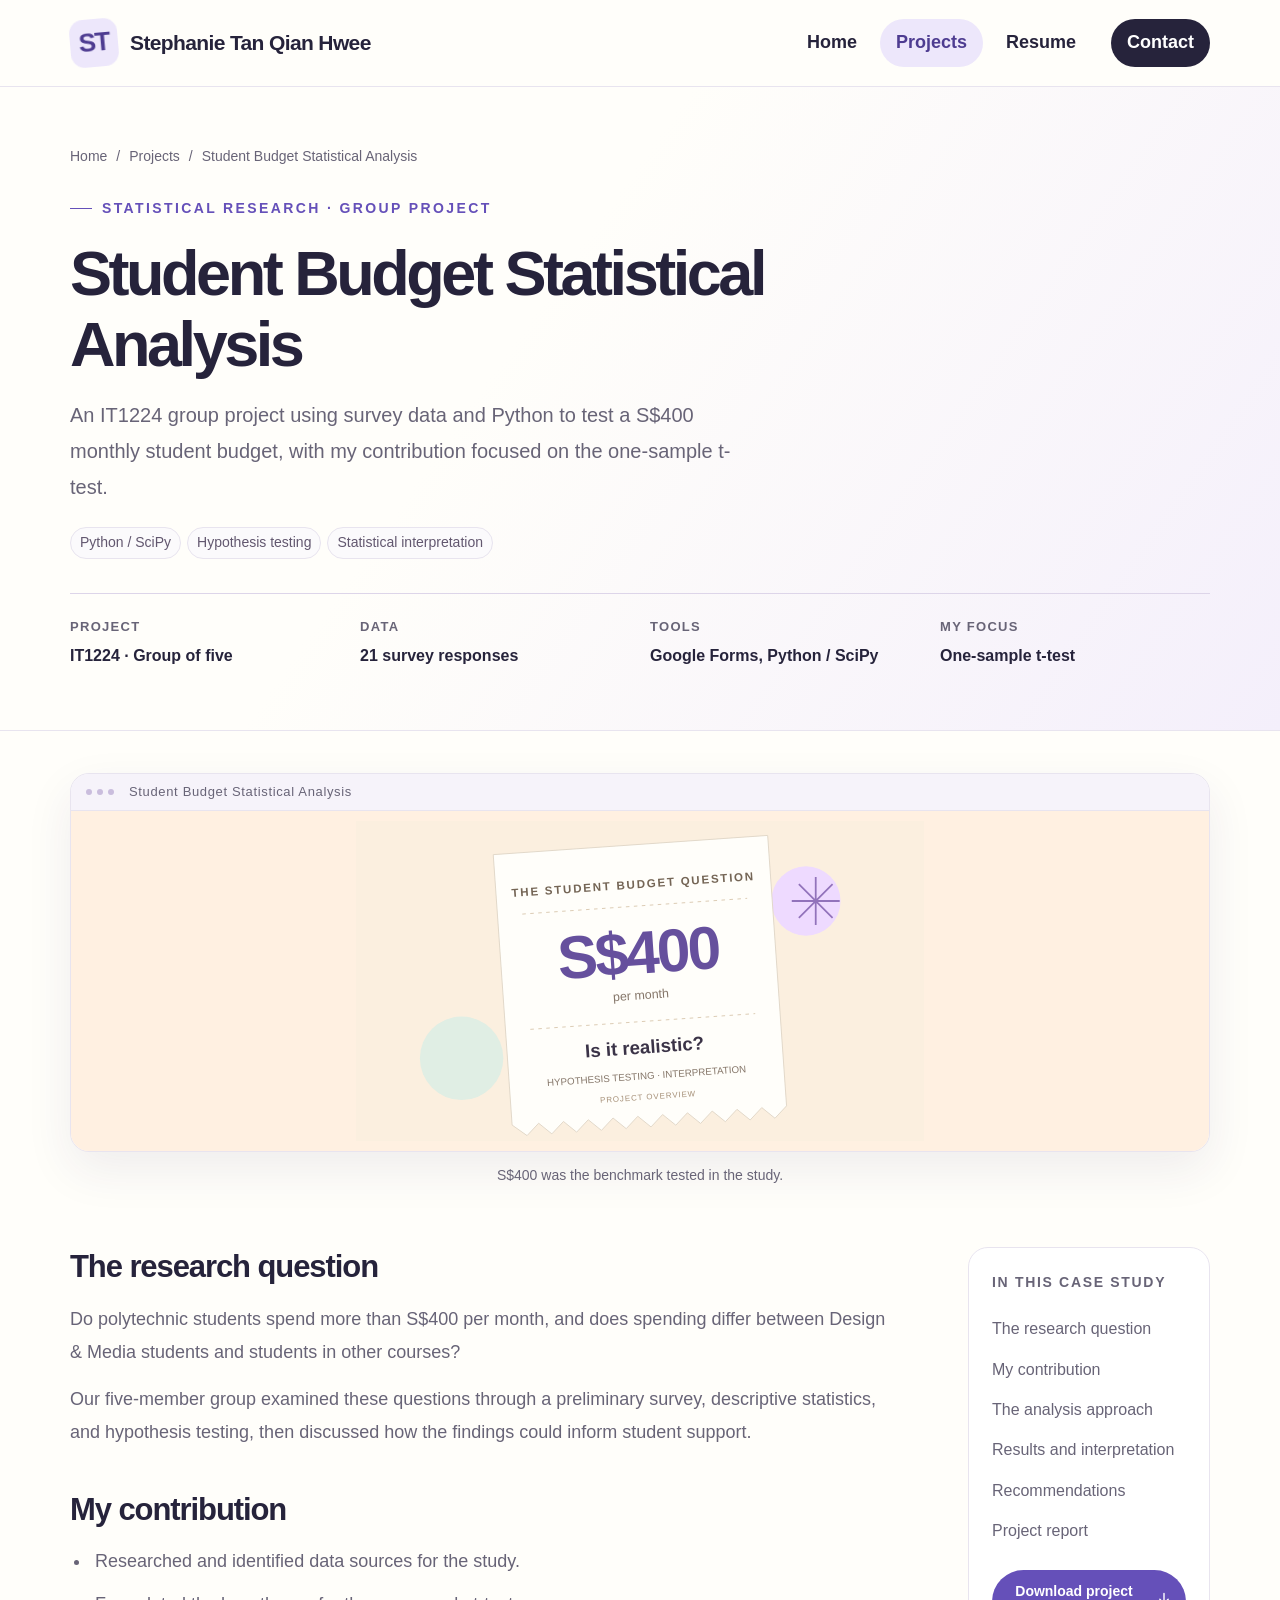
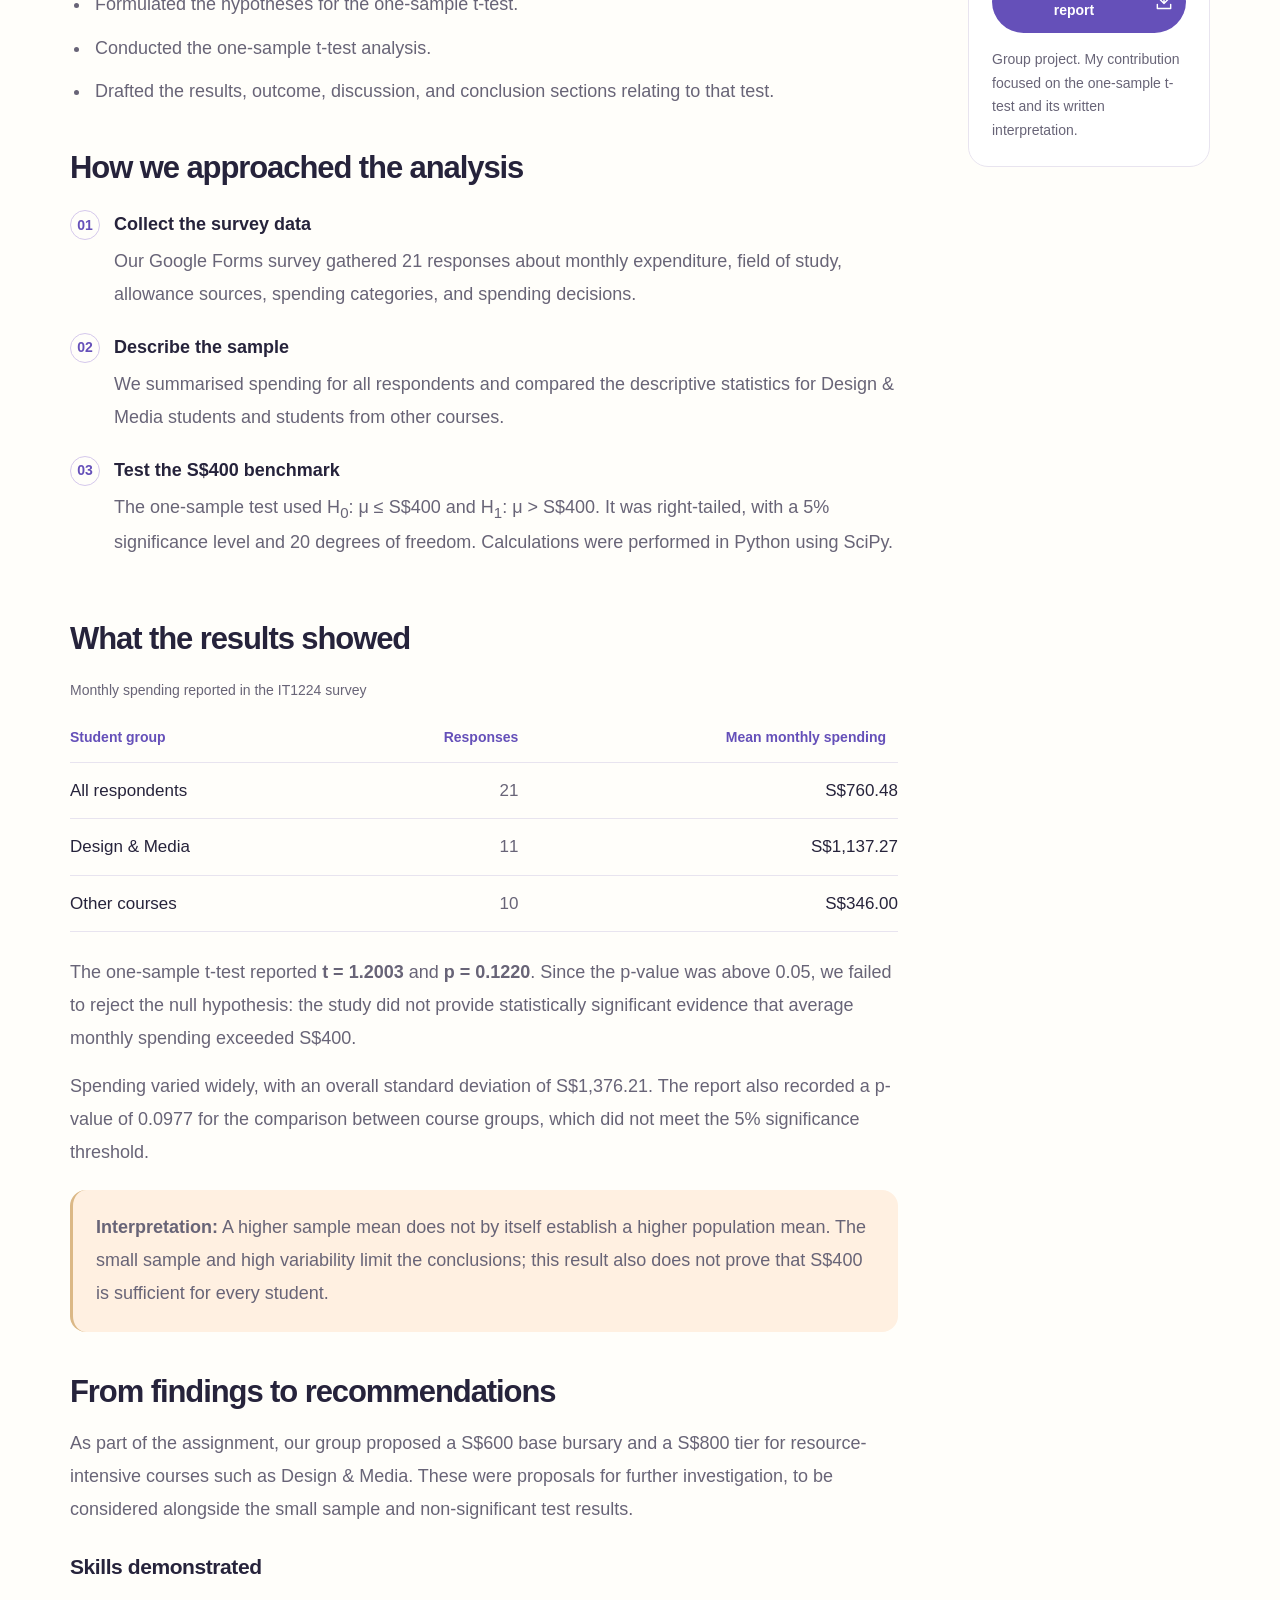
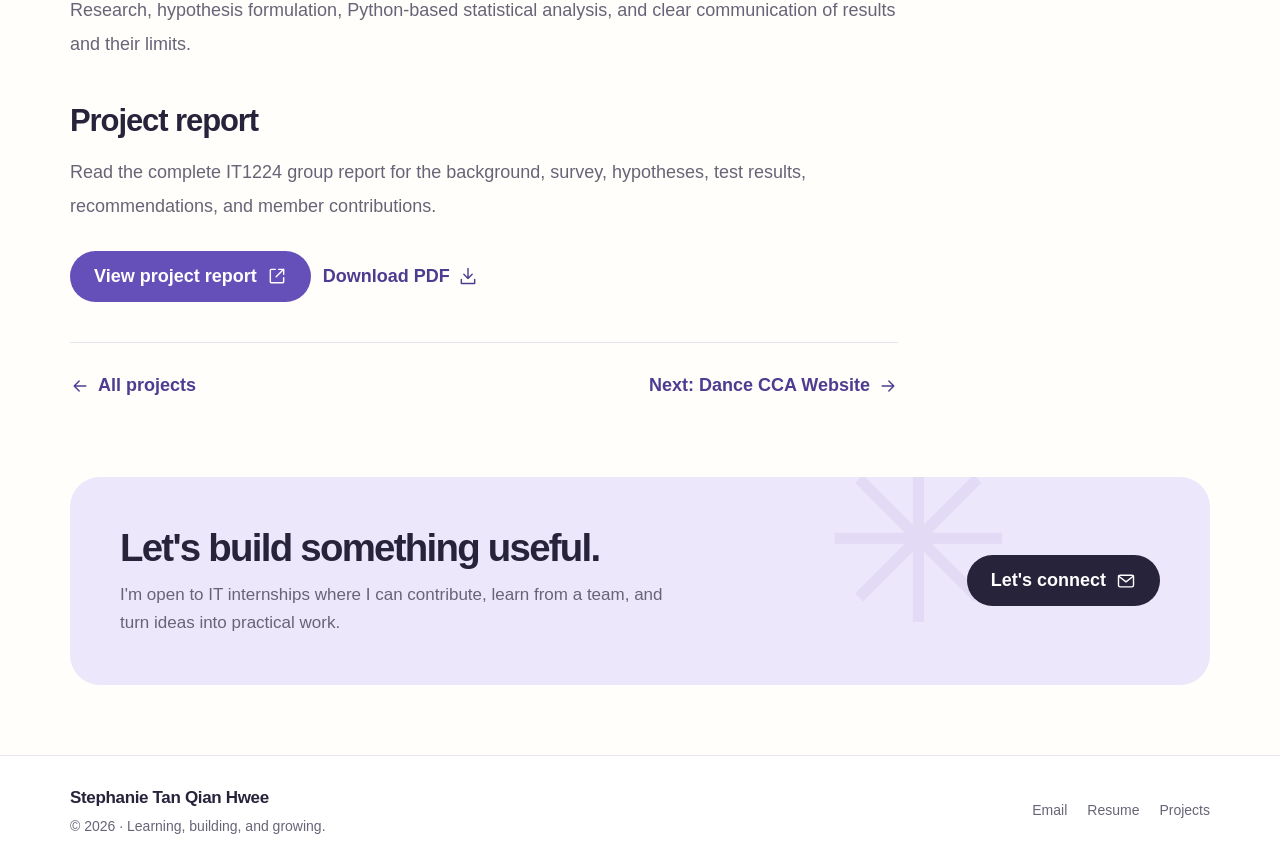
<file: project-budget.html>
<!DOCTYPE html>
<html lang="en"><head><meta charset="utf-8"><meta name="viewport" content="width=device-width, initial-scale=1">
<title>Student Budget Statistical Analysis · Stephanie Tan</title><meta name="description" content="An IT1224 group project using survey data and Python to test a S$400 monthly student budget, with my contribution focused on the one-sample t-test."><meta name="theme-color" content="#ede7fb">
<meta property="og:title" content="Student Budget Statistical Analysis · Stephanie Tan"><meta property="og:description" content="An IT1224 group project using survey data and Python to test a S$400 monthly student budget, with my contribution focused on the one-sample t-test."><meta property="og:type" content="website">
<link rel="icon" type="image/svg+xml" href="assets/images/favicon.svg"><link rel="stylesheet" href="css/style.css"><script src="js/main.js" defer></script><script type="application/ld+json">{"@context": "https://schema.org", "@type": "Person", "name": "Stephanie Tan Qian Hwee", "email": "tanstephanie0412@gmail.com", "sameAs": ["https://github.com/stephanieeee412"], "description": "Business & Financial Technology student at Nanyang Polytechnic, exploring web development and data analytics."}</script>
</head><body><a class="skip-link" href="#main">Skip to content</a>
<header class="site-header"><div class="container header-inner">
<a class="brand" href="index.html" aria-label="Stephanie Tan Qian Hwee, home"><span class="brand-mark" aria-hidden="true">ST</span><span class="brand-name">Stephanie Tan Qian Hwee</span></a>
<button class="menu-toggle" type="button" aria-controls="primary-navigation" aria-expanded="false"><svg class="icon " viewBox="0 0 24 24" aria-hidden="true"><path d="M4 7h16M4 12h16M4 17h16"/></svg><span class="menu-label">Menu</span></button>
<nav class="nav-links" id="primary-navigation" aria-label="Main navigation"><a class="nav-link " href="index.html">Home</a><a class="nav-link " href="projects.html" aria-current="page">Projects</a><a class="nav-link " href="resume.html">Resume</a><a class="nav-link contact-link" href="contact.html">Contact</a></nav>
</div></header><main id="main" tabindex="-1">
<section class="page-hero"><div class="container">
<nav class="breadcrumb" aria-label="Breadcrumb"><a href="index.html">Home</a><span aria-hidden="true">/</span><a href="projects.html">Projects</a><span aria-hidden="true">/</span><span>Student Budget Statistical Analysis</span></nav>
<p class="eyebrow">Statistical research · Group project</p>
<h1>Student Budget Statistical Analysis</h1>
<p class="lead">An IT1224 group project using survey data and Python to test a S$400 monthly student budget, with my contribution focused on the one-sample t-test.</p>
<div class="tags"><span class="tag">Python / SciPy</span><span class="tag">Hypothesis testing</span><span class="tag">Statistical interpretation</span></div>
<dl class="case-meta"><div><dt>Project</dt><dd>IT1224 · Group of five</dd></div><div><dt>Data</dt><dd>21 survey responses</dd></div><div><dt>Tools</dt><dd>Google Forms, Python / SciPy</dd></div><div><dt>My focus</dt><dd>One-sample t-test</dd></div></dl>
</div></section>
<div class="container">
<div class="case-cover"><div class="browser-frame budget-cover"><div class="browser-bar" aria-hidden="true"><i></i><i></i><i></i><span>Student Budget Statistical Analysis</span></div><img src="assets/images/budget-cover.svg" alt="Illustrated project cover asking whether a monthly student budget of S$400 is realistic" width="640" height="360" fetchpriority="high" decoding="async"></div><p class="caption">S$400 was the benchmark tested in the study.</p></div>
<div class="case-layout"><div>
<section class="case-section" id="question" aria-labelledby="question-title">
<h2 id="question-title">The research question</h2>
<p>Do polytechnic students spend more than S$400 per month, and does spending differ between Design &amp; Media students and students in other courses?</p>
<p>Our five-member group examined these questions through a preliminary survey, descriptive statistics, and hypothesis testing, then discussed how the findings could inform student support.</p>
</section>
<section class="case-section" id="contribution" aria-labelledby="contribution-title">
<h2 id="contribution-title">My contribution</h2>
<ul><li>Researched and identified data sources for the study.</li><li>Formulated the hypotheses for the one-sample t-test.</li><li>Conducted the one-sample t-test analysis.</li><li>Drafted the results, outcome, discussion, and conclusion sections relating to that test.</li></ul>
</section>
<section class="case-section" id="approach" aria-labelledby="approach-title">
<h2 id="approach-title">How we approached the analysis</h2>
<ol class="process-list">
<li><strong>Collect the survey data</strong>Our Google Forms survey gathered 21 responses about monthly expenditure, field of study, allowance sources, spending categories, and spending decisions.</li>
<li><strong>Describe the sample</strong>We summarised spending for all respondents and compared the descriptive statistics for Design &amp; Media students and students from other courses.</li>
<li><strong>Test the S$400 benchmark</strong>The one-sample test used H<sub>0</sub>: &mu; &le; S$400 and H<sub>1</sub>: &mu; &gt; S$400. It was right-tailed, with a 5% significance level and 20 degrees of freedom. Calculations were performed in Python using SciPy.</li>
</ol>
</section>
<section class="case-section" id="findings" aria-labelledby="findings-title">
<h2 id="findings-title">What the results showed</h2>
<table class="budget-results"><caption>Monthly spending reported in the IT1224 survey</caption><thead><tr><th scope="col">Student group</th><th scope="col">Responses</th><th scope="col">Mean monthly spending</th></tr></thead><tbody><tr><th scope="row">All respondents</th><td>21</td><td>S$760.48</td></tr><tr><th scope="row">Design &amp; Media</th><td>11</td><td>S$1,137.27</td></tr><tr><th scope="row">Other courses</th><td>10</td><td>S$346.00</td></tr></tbody></table>
<p>The one-sample t-test reported <strong>t = 1.2003</strong> and <strong>p = 0.1220</strong>. Since the p-value was above 0.05, we failed to reject the null hypothesis: the study did not provide statistically significant evidence that average monthly spending exceeded S$400.</p>
<p>Spending varied widely, with an overall standard deviation of S$1,376.21. The report also recorded a p-value of 0.0977 for the comparison between course groups, which did not meet the 5% significance threshold.</p>
<div class="callout peach"><p><strong>Interpretation:</strong> A higher sample mean does not by itself establish a higher population mean. The small sample and high variability limit the conclusions; this result also does not prove that S$400 is sufficient for every student.</p></div>
</section>
<section class="case-section" id="recommendation" aria-labelledby="recommendation-title">
<h2 id="recommendation-title">From findings to recommendations</h2>
<p>As part of the assignment, our group proposed a S$600 base bursary and a S$800 tier for resource-intensive courses such as Design &amp; Media. These were proposals for further investigation, to be considered alongside the small sample and non-significant test results.</p>
<h3>Skills demonstrated</h3><p>Research, hypothesis formulation, Python-based statistical analysis, and clear communication of results and their limits.</p>
</section>
<section class="case-section" id="report" aria-labelledby="report-title">
<h2 id="report-title">Project report</h2>
<p>Read the complete IT1224 group report for the background, survey, hypotheses, test results, recommendations, and member contributions.</p>
<div class="button-row"><a class="button" href="assets/documents/Student_Budget_Statistical_Analysis_IT1224.pdf" target="_blank" rel="noopener noreferrer">View project report<svg class="icon" viewBox="0 0 24 24" aria-hidden="true"><path d="M14 4h6v6M20 4l-9 9M20 14v5a1 1 0 0 1-1 1H5a1 1 0 0 1-1-1V5a1 1 0 0 1 1-1h5"/></svg></a><a class="text-link" href="assets/documents/Student_Budget_Statistical_Analysis_IT1224.pdf" download>Download PDF<svg class="icon" viewBox="0 0 24 24" aria-hidden="true"><path d="M12 3v12m-5-5 5 5 5-5M4 16v5h16v-5"/></svg></a></div>
</section>
<div class="case-pagination"><a class="text-link" href="projects.html"><svg class="icon" viewBox="0 0 24 24" aria-hidden="true"><path d="M19 12H5m6-6-6 6 6 6"/></svg>All projects</a><a class="text-link" href="project-dancecca.html">Next: Dance CCA Website <svg class="icon" viewBox="0 0 24 24" aria-hidden="true"><path d="M5 12h14M13 6l6 6-6 6"/></svg></a></div>
</div>
<aside class="case-aside"><h2>In this case study</h2><nav aria-label="Case study sections"><a class="aside-link" href="#question">The research question</a><a class="aside-link" href="#contribution">My contribution</a><a class="aside-link" href="#approach">The analysis approach</a><a class="aside-link" href="#findings">Results and interpretation</a><a class="aside-link" href="#recommendation">Recommendations</a><a class="aside-link" href="#report">Project report</a></nav><a class="button small" href="assets/documents/Student_Budget_Statistical_Analysis_IT1224.pdf" download>Download project report<svg class="icon" viewBox="0 0 24 24" aria-hidden="true"><path d="M12 3v12m-5-5 5 5 5-5M4 16v5h16v-5"/></svg></a><p>Group project. My contribution focused on the one-sample t-test and its written interpretation.</p></aside>
</div></div>
<section class="cta-section" aria-labelledby="cta-title"><div class="container"><div class="cta-panel"><div><h2 id="cta-title">Let's build something useful.</h2><p>I'm open to IT internships where I can contribute, learn from a team, and turn ideas into practical work.</p></div><a class="button dark" href="contact.html">Let&#x27;s connect<svg class="icon " viewBox="0 0 24 24" aria-hidden="true"><rect x="3" y="5" width="18" height="14" rx="2"/><path d="m3 6 9 7 9-7"/></svg></a></div></div></section></main><footer class="site-footer"><div class="container footer-inner"><div><p class="footer-title">Stephanie Tan Qian Hwee</p><p class="footer-copy">© <span data-year>2026</span> · Learning, building, and growing.</p></div><div class="footer-links"><a href="mailto:tanstephanie0412@gmail.com">Email</a><a href="resume.html">Resume</a><a href="projects.html">Projects</a></div></div></footer><button class="back-top" type="button" aria-label="Back to top"><svg class="icon " viewBox="0 0 24 24" aria-hidden="true"><path d="M12 20V4m-6 6 6-6 6 6"/></svg></button></body></html>
</file>
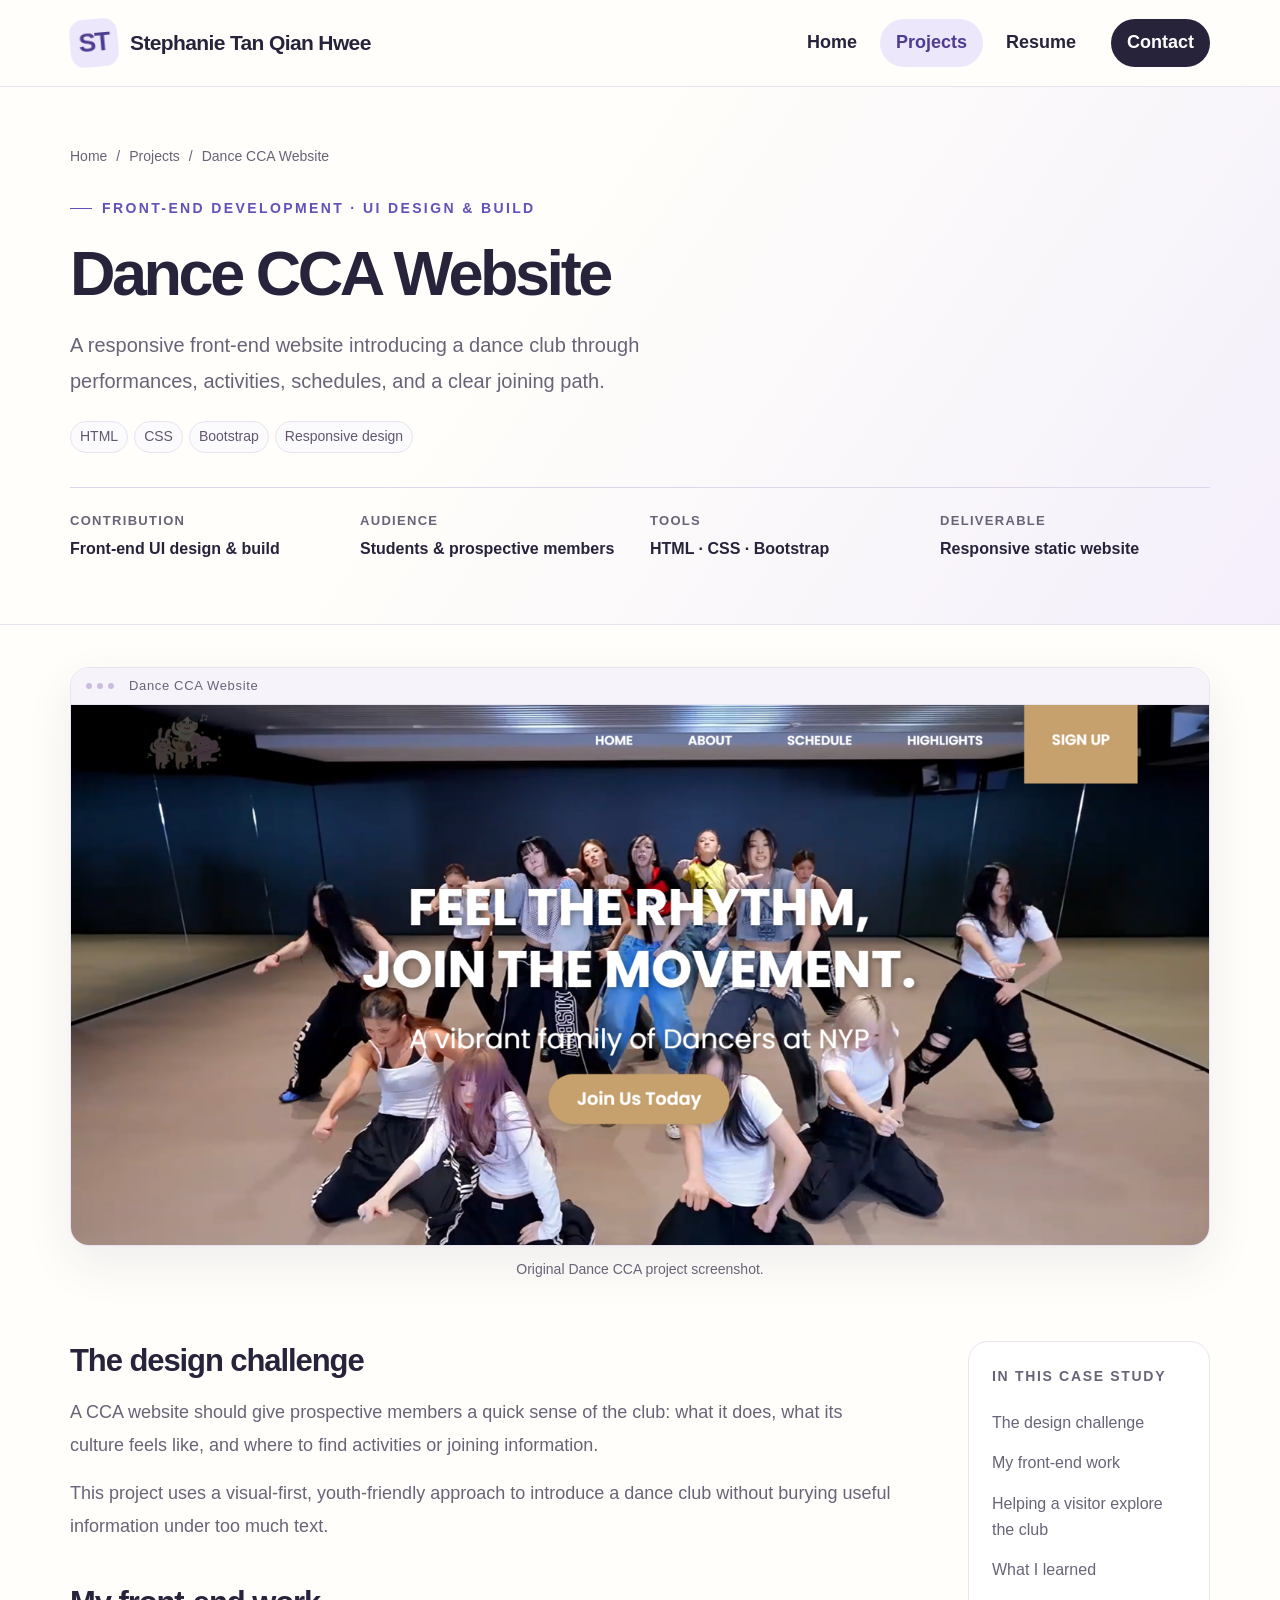
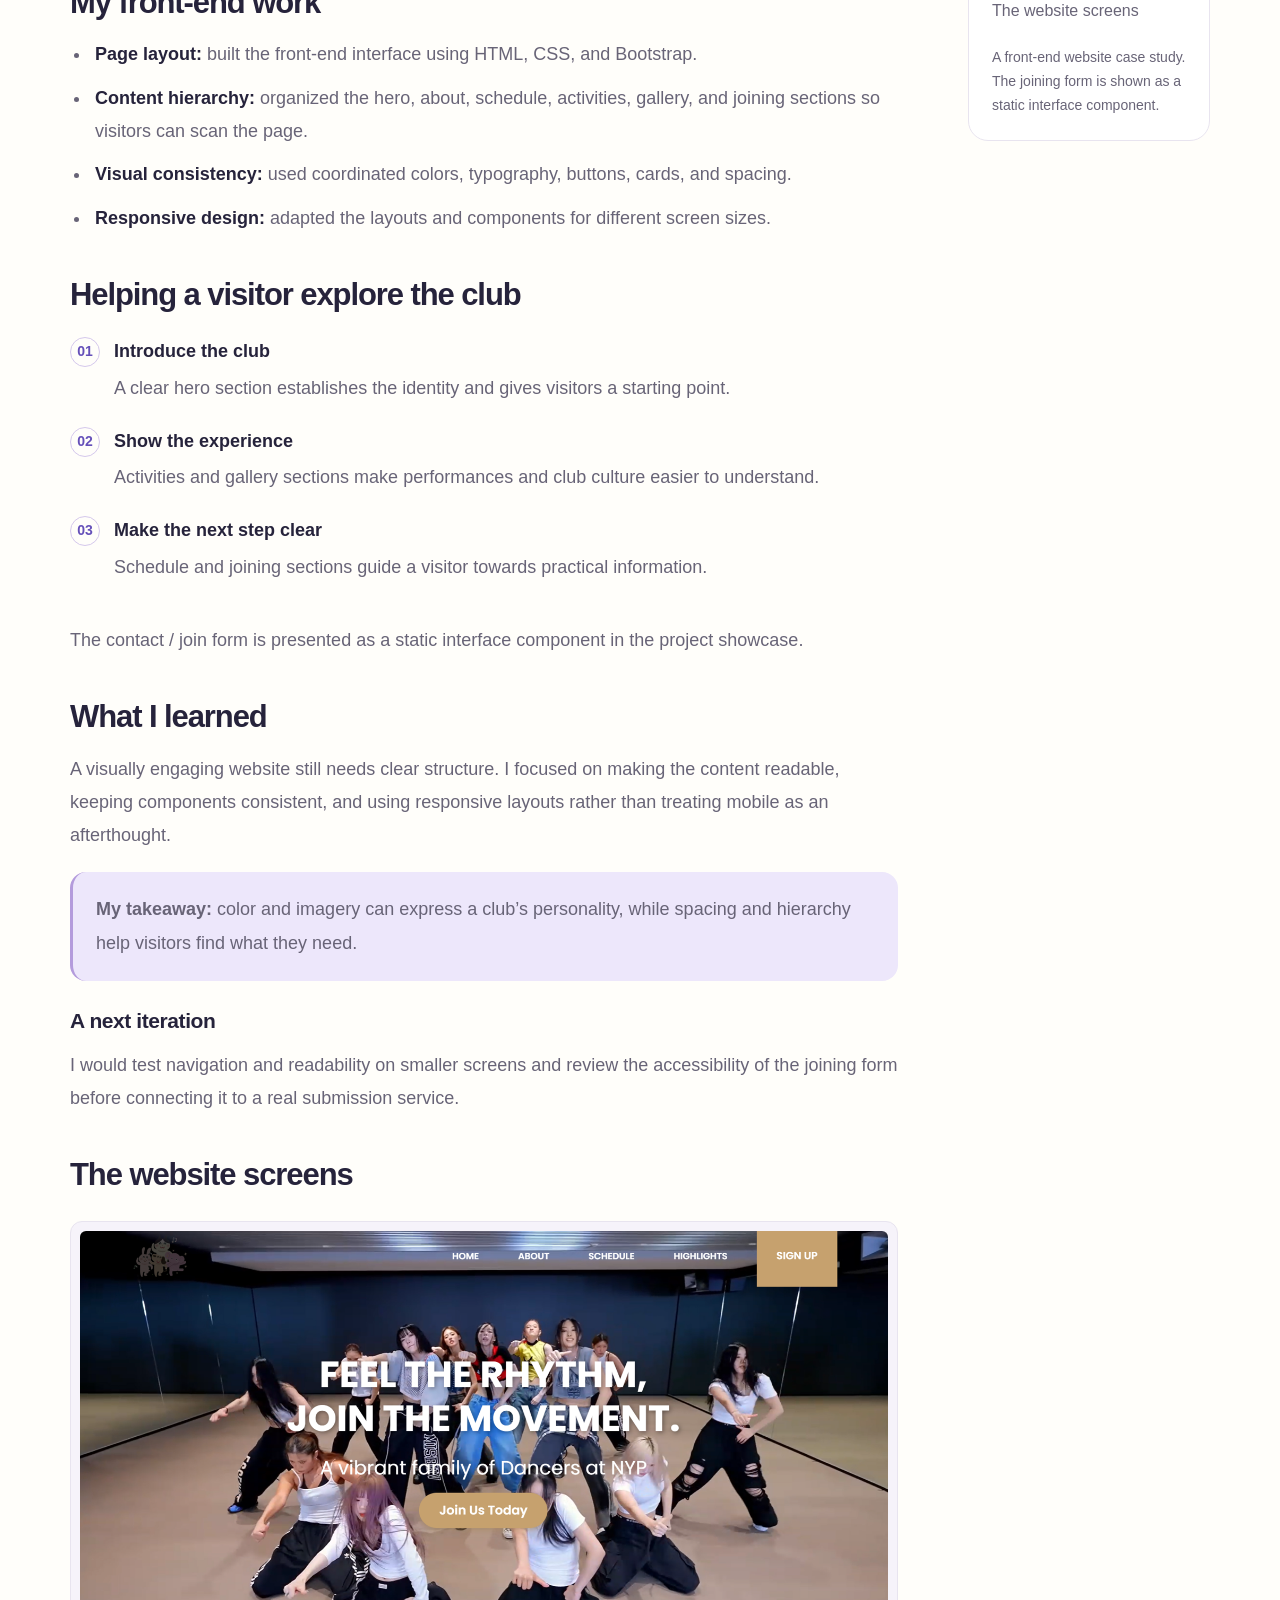
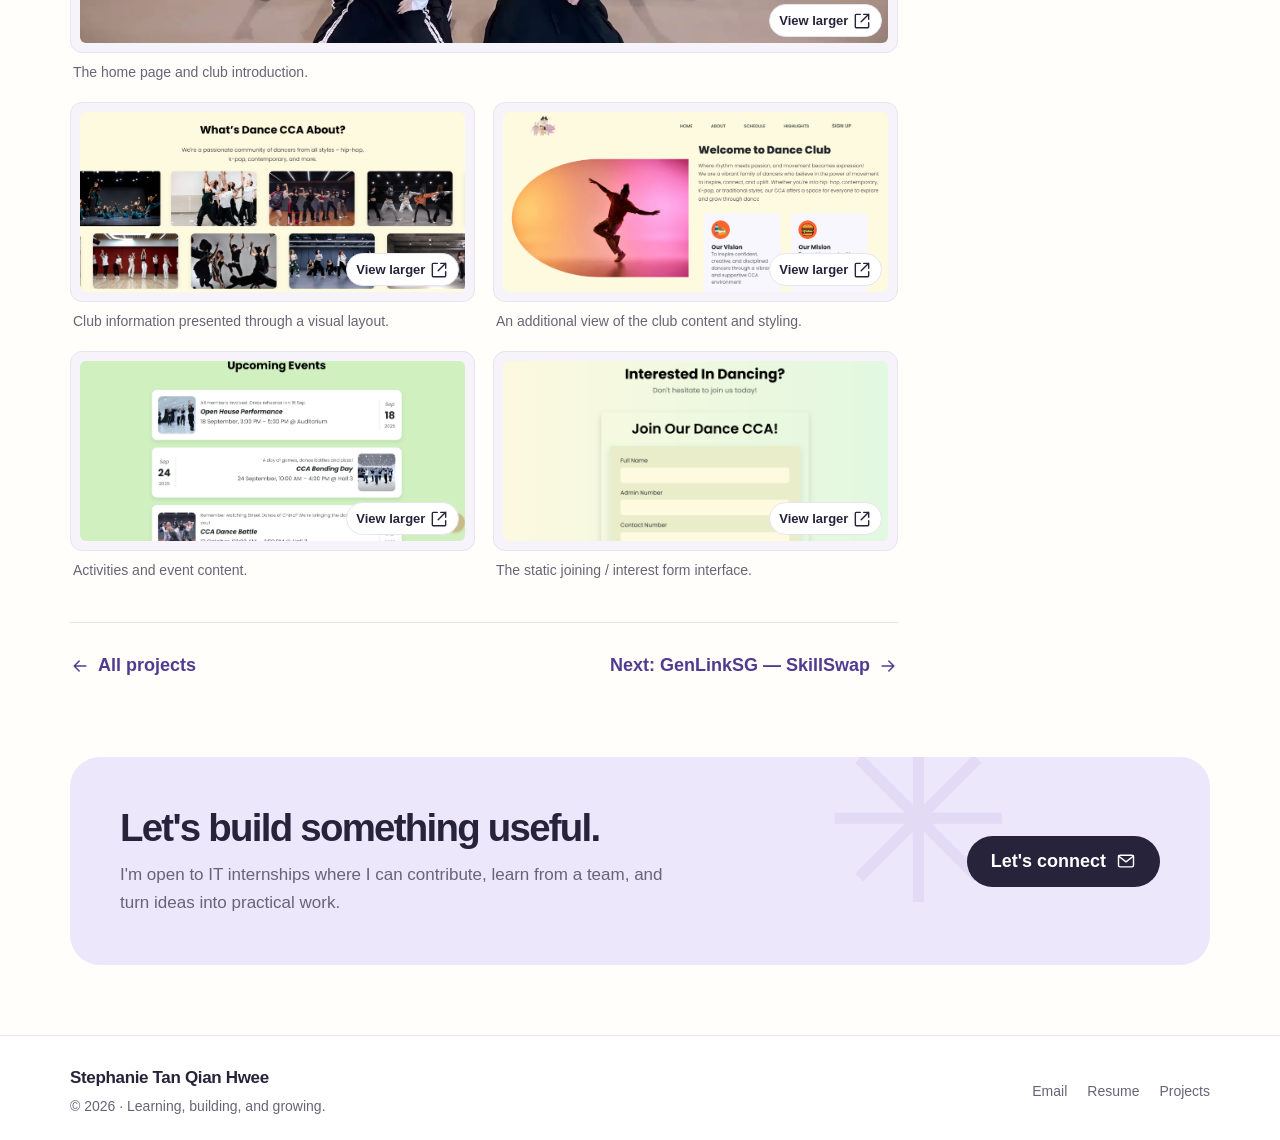
<file: project-dancecca.html>
<!DOCTYPE html>
<html lang="en"><head><meta charset="utf-8"><meta name="viewport" content="width=device-width, initial-scale=1">
<title>Dance CCA Website · Stephanie Tan</title><meta name="description" content="A responsive front-end website introducing a dance club through performances, activities, schedules, and a clear joining path."><meta name="theme-color" content="#ede7fb">
<meta property="og:title" content="Dance CCA Website · Stephanie Tan"><meta property="og:description" content="A responsive front-end website introducing a dance club through performances, activities, schedules, and a clear joining path."><meta property="og:type" content="website">
<link rel="icon" type="image/svg+xml" href="assets/images/favicon.svg"><link rel="stylesheet" href="css/style.css"><script src="js/main.js" defer></script><script type="application/ld+json">{"@context": "https://schema.org", "@type": "Person", "name": "Stephanie Tan Qian Hwee", "email": "tanstephanie0412@gmail.com", "sameAs": ["https://github.com/stephanieeee412"], "description": "Business & Financial Technology student at Nanyang Polytechnic, exploring web development and data analytics."}</script>
</head><body><a class="skip-link" href="#main">Skip to content</a>
<header class="site-header"><div class="container header-inner">
<a class="brand" href="index.html" aria-label="Stephanie Tan Qian Hwee, home"><span class="brand-mark" aria-hidden="true">ST</span><span class="brand-name">Stephanie Tan Qian Hwee</span></a>
<button class="menu-toggle" type="button" aria-controls="primary-navigation" aria-expanded="false"><svg class="icon " viewBox="0 0 24 24" aria-hidden="true"><path d="M4 7h16M4 12h16M4 17h16"/></svg><span class="menu-label">Menu</span></button>
<nav class="nav-links" id="primary-navigation" aria-label="Main navigation"><a class="nav-link " href="index.html">Home</a><a class="nav-link " href="projects.html" aria-current="page">Projects</a><a class="nav-link " href="resume.html">Resume</a><a class="nav-link contact-link" href="contact.html">Contact</a></nav>
</div></header><main id="main" tabindex="-1"><section class="page-hero"><div class="container"><nav class="breadcrumb" aria-label="Breadcrumb"><a href="index.html">Home</a><span aria-hidden="true">/</span><a href="projects.html">Projects</a><span aria-hidden="true">/</span><span>Dance CCA Website</span></nav><p class="eyebrow">Front-end development · UI design & build</p><h1>Dance CCA Website</h1><p class="lead">A responsive front-end website introducing a dance club through performances, activities, schedules, and a clear joining path.</p><div class="tags"><span class="tag">HTML</span><span class="tag">CSS</span><span class="tag">Bootstrap</span><span class="tag">Responsive design</span></div><dl class="case-meta"><div><dt>Contribution</dt><dd>Front-end UI design & build</dd></div><div><dt>Audience</dt><dd>Students & prospective members</dd></div><div><dt>Tools</dt><dd>HTML · CSS · Bootstrap</dd></div><div><dt>Deliverable</dt><dd>Responsive static website</dd></div></dl></div></section><div class="container"><div class="case-cover"><div class="browser-frame "><div class="browser-bar" aria-hidden="true"><i></i><i></i><i></i><span>Dance CCA Website</span></div><img src="assets/images/dance-home.png" alt="Dance CCA website home page showing the club introduction and visual design" width="1522" height="777" class="" fetchpriority="high" decoding="async"></div><p class="caption">Original Dance CCA project screenshot.</p></div><div class="case-layout"><div><section class="case-section" id="problem" aria-labelledby="problem-title"><h2 id="problem-title">The design challenge</h2><p>A CCA website should give prospective members a quick sense of the club: what it does, what its culture feels like, and where to find activities or joining information.</p><p>This project uses a visual-first, youth-friendly approach to introduce a dance club without burying useful information under too much text.</p></section><section class="case-section" id="contribution" aria-labelledby="contribution-title"><h2 id="contribution-title">My front-end work</h2><ul><li><strong>Page layout:</strong> built the front-end interface using HTML, CSS, and Bootstrap.</li><li><strong>Content hierarchy:</strong> organized the hero, about, schedule, activities, gallery, and joining sections so visitors can scan the page.</li><li><strong>Visual consistency:</strong> used coordinated colors, typography, buttons, cards, and spacing.</li><li><strong>Responsive design:</strong> adapted the layouts and components for different screen sizes.</li></ul></section><section class="case-section" id="design" aria-labelledby="design-title"><h2 id="design-title">Helping a visitor explore the club</h2><ol class="process-list"><li><strong>Introduce the club</strong>A clear hero section establishes the identity and gives visitors a starting point.</li><li><strong>Show the experience</strong>Activities and gallery sections make performances and club culture easier to understand.</li><li><strong>Make the next step clear</strong>Schedule and joining sections guide a visitor towards practical information.</li></ol><p>The contact / join form is presented as a static interface component in the project showcase.</p></section><section class="case-section" id="learning" aria-labelledby="learning-title"><h2 id="learning-title">What I learned</h2><p>A visually engaging website still needs clear structure. I focused on making the content readable, keeping components consistent, and using responsive layouts rather than treating mobile as an afterthought.</p><div class="callout"><p><strong>My takeaway:</strong> color and imagery can express a club’s personality, while spacing and hierarchy help visitors find what they need.</p></div><h3>A next iteration</h3><p>I would test navigation and readability on smaller screens and review the accessibility of the joining form before connecting it to a real submission service.</p></section><section class="case-section" id="gallery" aria-labelledby="gallery-title"><h2 id="gallery-title">The website screens</h2><div class="gallery"><figure class="full"><a class="gallery-trigger" href="assets/images/dance-home.png" data-caption="The home page and club introduction." aria-label="Enlarge: Dance club home page"><img src="assets/images/dance-home.png" alt="Dance club home page" width="1522" height="777" class="" loading="lazy" decoding="async"><span class="zoom-label">View larger <svg class="icon " viewBox="0 0 24 24" aria-hidden="true"><path d="M14 4h6v6M20 4l-9 9M20 14v5a1 1 0 0 1-1 1H5a1 1 0 0 1-1-1V5a1 1 0 0 1 1-1h5"/></svg></span></a><figcaption>The home page and club introduction.</figcaption></figure><figure class=""><a class="gallery-trigger" href="assets/images/dance-about.png" data-caption="Club information presented through a visual layout." aria-label="Enlarge: Dance club about page"><img src="assets/images/dance-about.png" alt="Dance club about page" width="1893" height="976" class="" loading="lazy" decoding="async"><span class="zoom-label">View larger <svg class="icon " viewBox="0 0 24 24" aria-hidden="true"><path d="M14 4h6v6M20 4l-9 9M20 14v5a1 1 0 0 1-1 1H5a1 1 0 0 1-1-1V5a1 1 0 0 1 1-1h5"/></svg></span></a><figcaption>Club information presented through a visual layout.</figcaption></figure><figure class=""><a class="gallery-trigger" href="assets/images/dance-about-detail.png" data-caption="An additional view of the club content and styling." aria-label="Enlarge: Dance club page detail"><img src="assets/images/dance-about-detail.png" alt="Dance club page detail" width="1888" height="980" class="" loading="lazy" decoding="async"><span class="zoom-label">View larger <svg class="icon " viewBox="0 0 24 24" aria-hidden="true"><path d="M14 4h6v6M20 4l-9 9M20 14v5a1 1 0 0 1-1 1H5a1 1 0 0 1-1-1V5a1 1 0 0 1 1-1h5"/></svg></span></a><figcaption>An additional view of the club content and styling.</figcaption></figure><figure class=""><a class="gallery-trigger" href="assets/images/dance-events.png" data-caption="Activities and event content." aria-label="Enlarge: Dance club activities page"><img src="assets/images/dance-events.png" alt="Dance club activities page" width="1851" height="950" class="" loading="lazy" decoding="async"><span class="zoom-label">View larger <svg class="icon " viewBox="0 0 24 24" aria-hidden="true"><path d="M14 4h6v6M20 4l-9 9M20 14v5a1 1 0 0 1-1 1H5a1 1 0 0 1-1-1V5a1 1 0 0 1 1-1h5"/></svg></span></a><figcaption>Activities and event content.</figcaption></figure><figure class=""><a class="gallery-trigger" href="assets/images/dance-join.png" data-caption="The static joining / interest form interface." aria-label="Enlarge: Dance club joining form"><img src="assets/images/dance-join.png" alt="Dance club joining form" width="1668" height="949" class="" loading="lazy" decoding="async"><span class="zoom-label">View larger <svg class="icon " viewBox="0 0 24 24" aria-hidden="true"><path d="M14 4h6v6M20 4l-9 9M20 14v5a1 1 0 0 1-1 1H5a1 1 0 0 1-1-1V5a1 1 0 0 1 1-1h5"/></svg></span></a><figcaption>The static joining / interest form interface.</figcaption></figure></div></section><div class="case-pagination"><a class="text-link" href="projects.html"><svg class="icon " viewBox="0 0 24 24" aria-hidden="true"><path d="M19 12H5m6-6-6 6 6 6"/></svg>All projects</a><a class="text-link" href="project-genlinksg.html">Next: GenLinkSG — SkillSwap <svg class="icon " viewBox="0 0 24 24" aria-hidden="true"><path d="M5 12h14M13 6l6 6-6 6"/></svg></a></div></div><aside class="case-aside"><h2>In this case study</h2><nav aria-label="Case study sections"><a class="aside-link" href="#problem">The design challenge</a><a class="aside-link" href="#contribution">My front-end work</a><a class="aside-link" href="#design">Helping a visitor explore the club</a><a class="aside-link" href="#learning">What I learned</a><a class="aside-link" href="#gallery">The website screens</a></nav><p>A front-end website case study. The joining form is shown as a static interface component.</p></aside></div></div><section class="cta-section" aria-labelledby="cta-title"><div class="container"><div class="cta-panel"><div><h2 id="cta-title">Let's build something useful.</h2><p>I'm open to IT internships where I can contribute, learn from a team, and turn ideas into practical work.</p></div><a class="button dark" href="contact.html">Let&#x27;s connect<svg class="icon " viewBox="0 0 24 24" aria-hidden="true"><rect x="3" y="5" width="18" height="14" rx="2"/><path d="m3 6 9 7 9-7"/></svg></a></div></div></section></main><footer class="site-footer"><div class="container footer-inner"><div><p class="footer-title">Stephanie Tan Qian Hwee</p><p class="footer-copy">© <span data-year>2026</span> · Learning, building, and growing.</p></div><div class="footer-links"><a href="mailto:tanstephanie0412@gmail.com">Email</a><a href="resume.html">Resume</a><a href="projects.html">Projects</a></div></div></footer><button class="back-top" type="button" aria-label="Back to top"><svg class="icon " viewBox="0 0 24 24" aria-hidden="true"><path d="M12 20V4m-6 6 6-6 6 6"/></svg></button><dialog class="lightbox" id="image-lightbox" aria-label="Project screenshot viewer"><div class="lightbox-toolbar"><p id="image-counter" aria-live="polite"></p><div class="lightbox-controls"><button type="button" data-lightbox-prev aria-label="Previous screenshot"><svg class="icon " viewBox="0 0 24 24" aria-hidden="true"><path d="M19 12H5m6-6-6 6 6 6"/></svg></button><button type="button" data-lightbox-next aria-label="Next screenshot"><svg class="icon " viewBox="0 0 24 24" aria-hidden="true"><path d="M5 12h14M13 6l6 6-6 6"/></svg></button><button type="button" data-lightbox-close aria-label="Close screenshot viewer"><svg class="icon " viewBox="0 0 24 24" aria-hidden="true"><path d="m6 6 12 12M6 18 18 6"/></svg></button></div></div><img class="lightbox-image" alt=""><p class="lightbox-caption"></p></dialog></body></html>
</file>
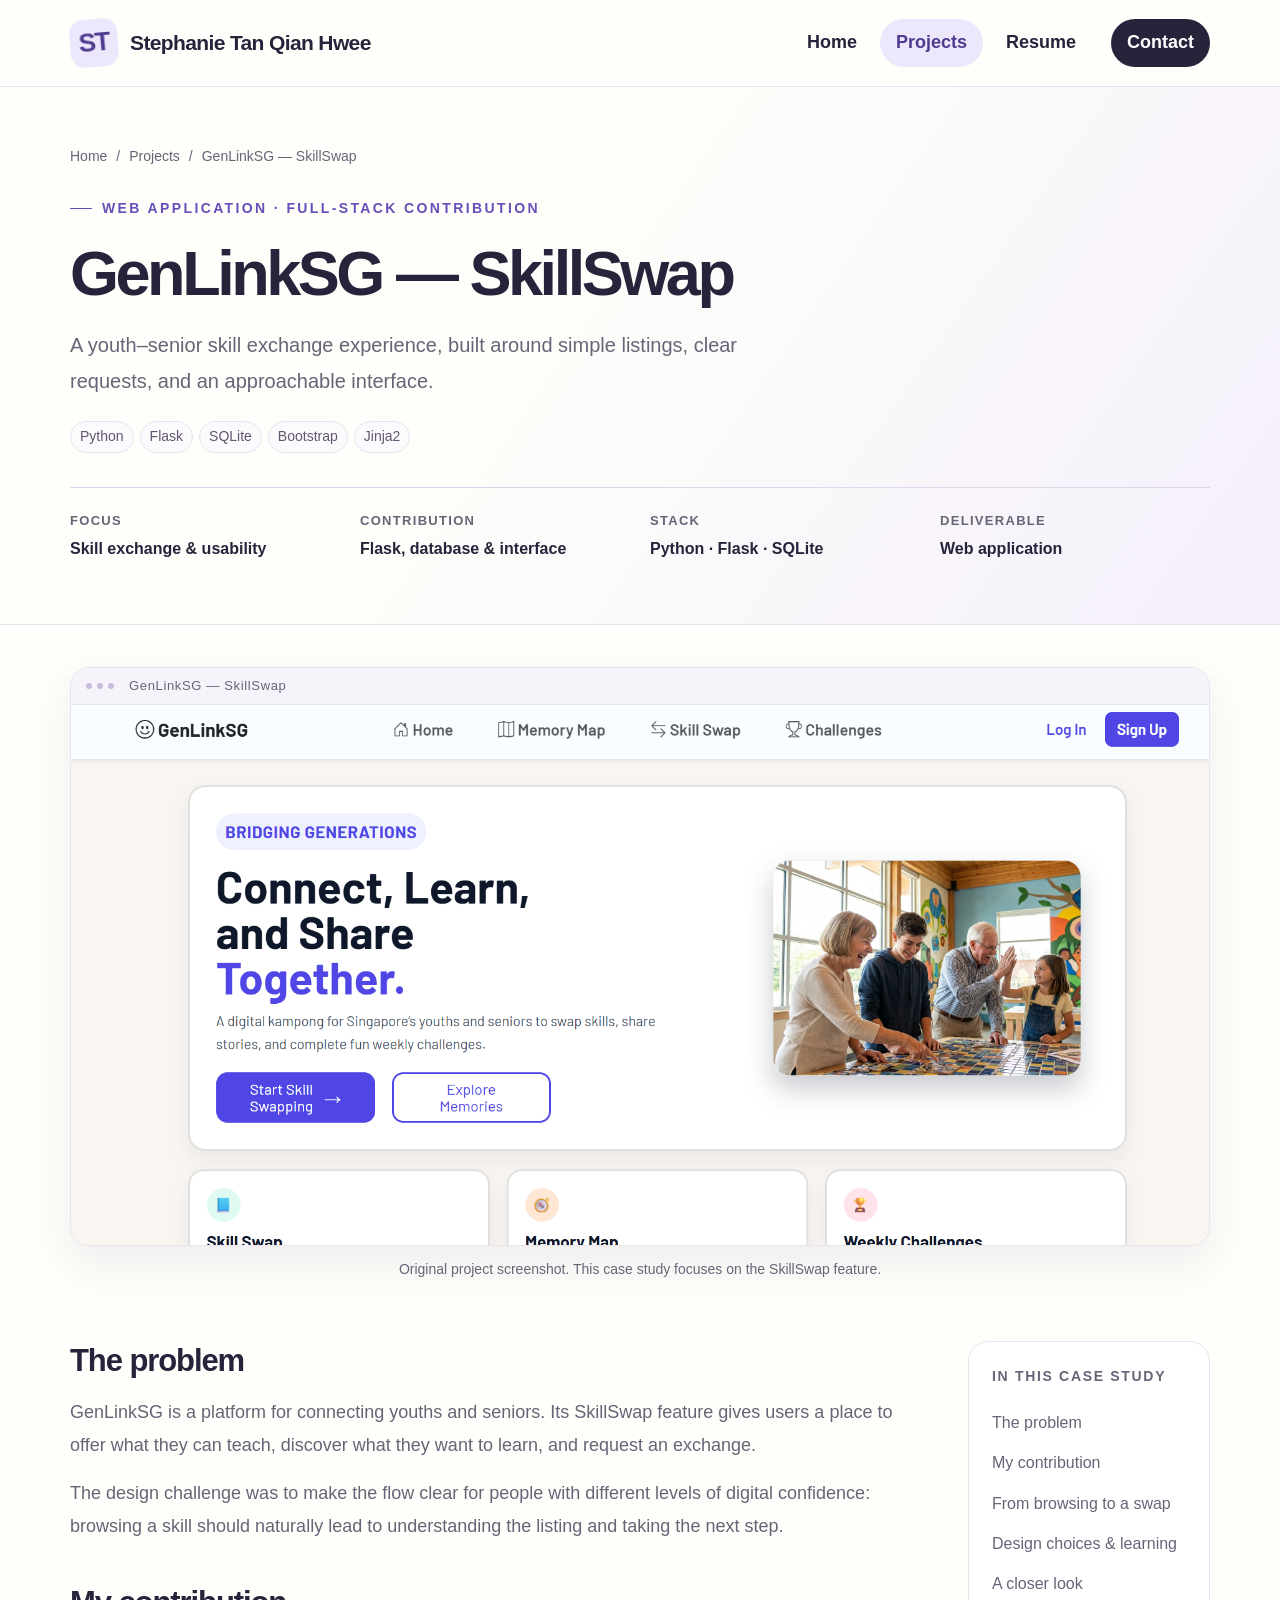
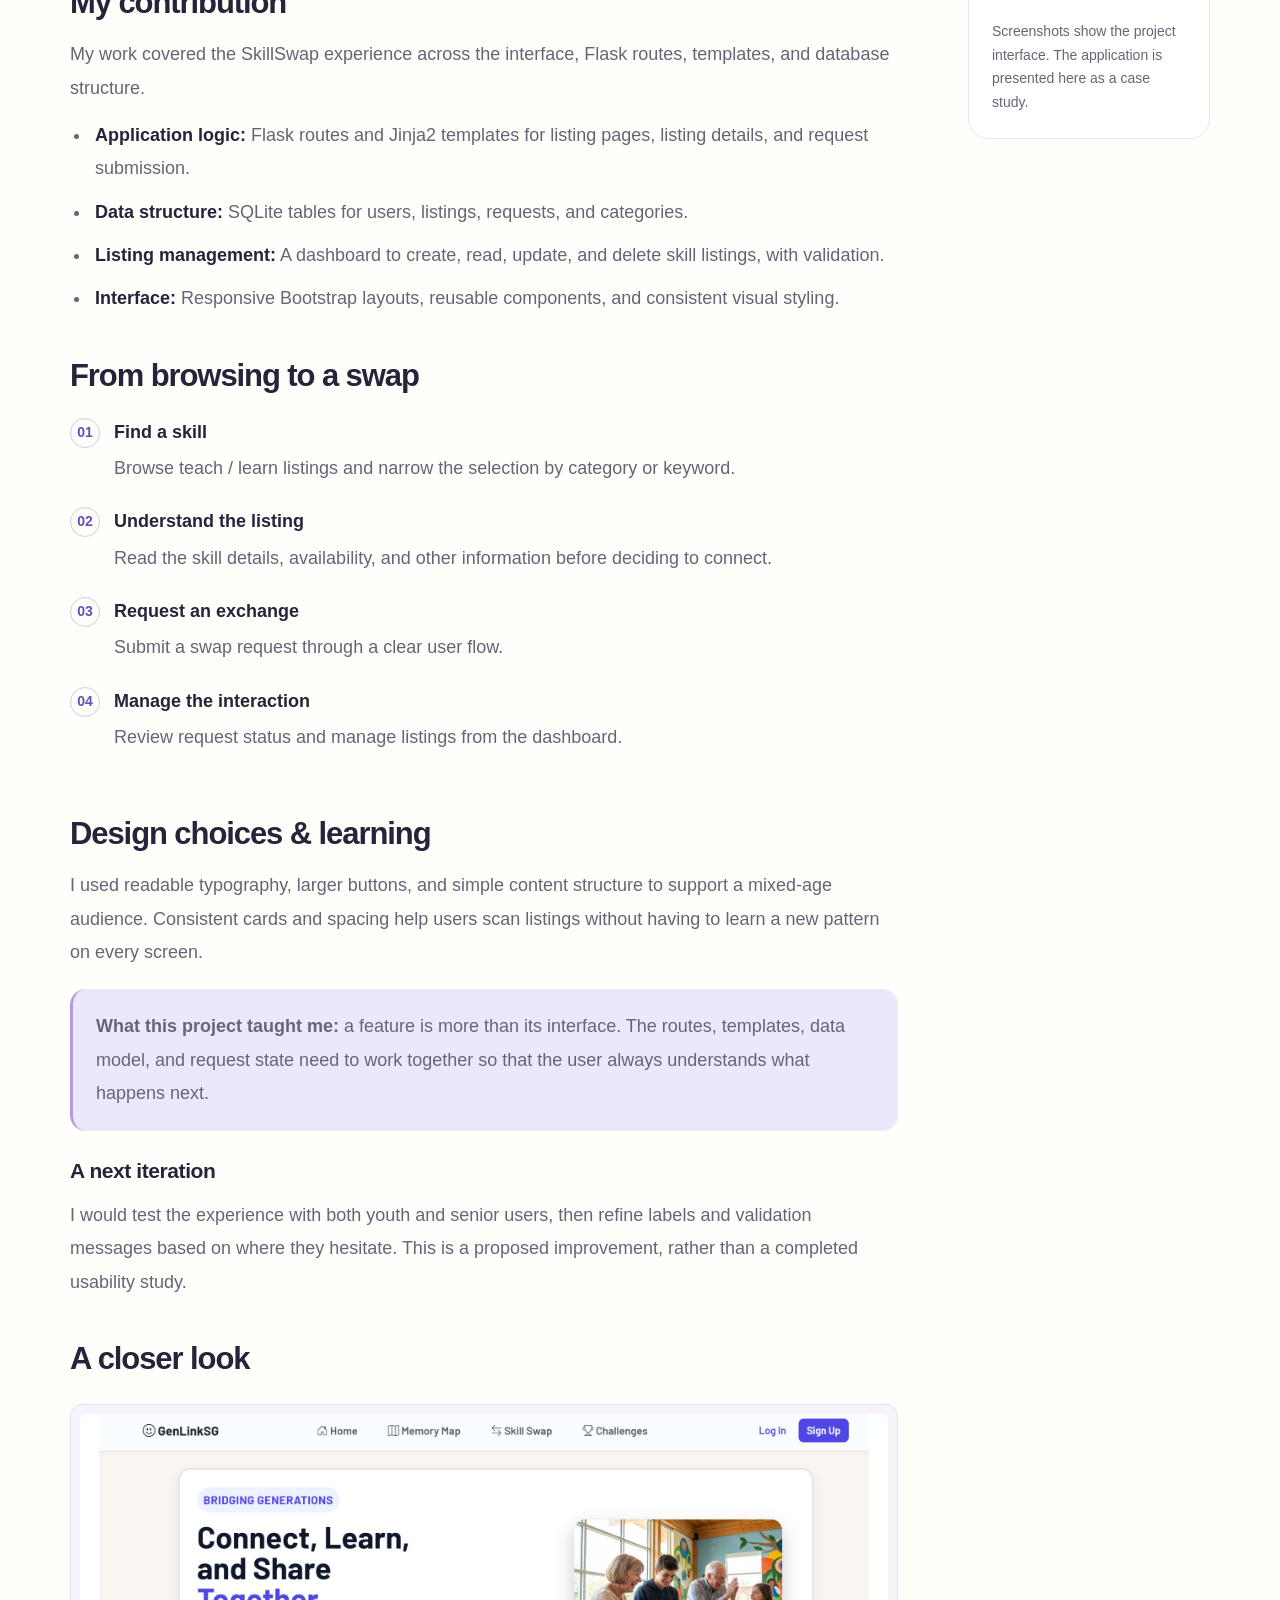
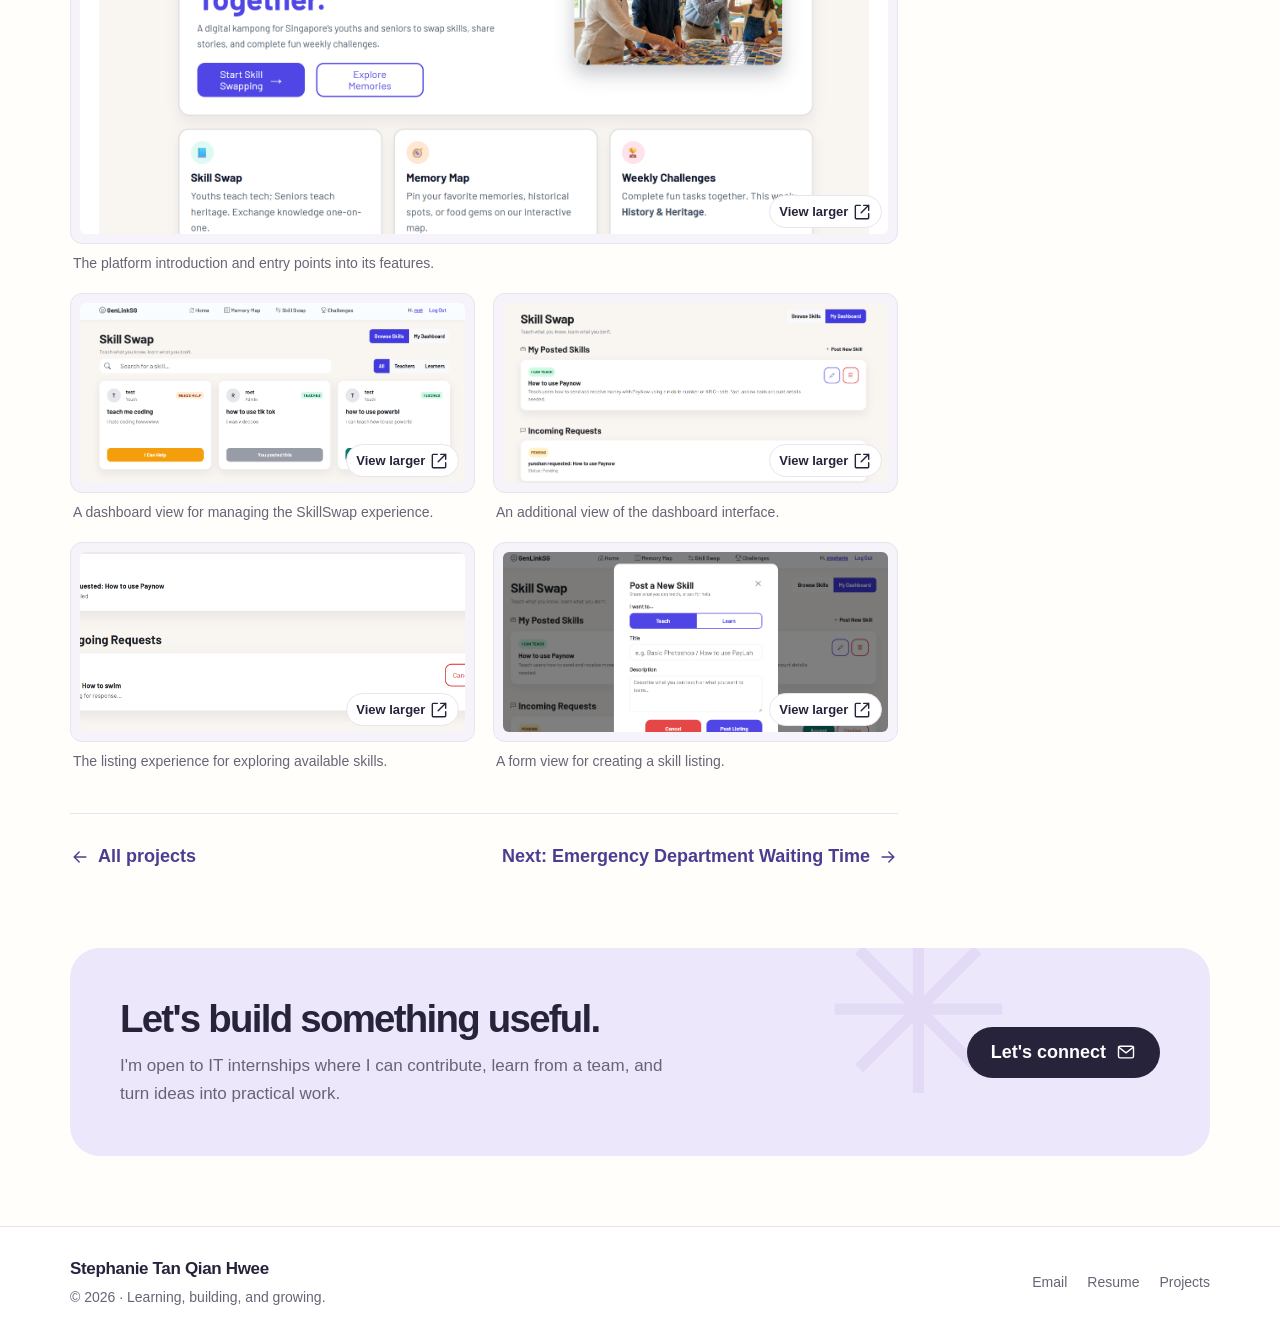
<file: project-genlinksg.html>
<!DOCTYPE html>
<html lang="en"><head><meta charset="utf-8"><meta name="viewport" content="width=device-width, initial-scale=1">
<title>GenLinkSG — SkillSwap · Stephanie Tan</title><meta name="description" content="A youth–senior skill exchange experience, built around simple listings, clear requests, and an approachable interface."><meta name="theme-color" content="#ede7fb">
<meta property="og:title" content="GenLinkSG — SkillSwap · Stephanie Tan"><meta property="og:description" content="A youth–senior skill exchange experience, built around simple listings, clear requests, and an approachable interface."><meta property="og:type" content="website">
<link rel="icon" type="image/svg+xml" href="assets/images/favicon.svg"><link rel="stylesheet" href="css/style.css"><script src="js/main.js" defer></script><script type="application/ld+json">{"@context": "https://schema.org", "@type": "Person", "name": "Stephanie Tan Qian Hwee", "email": "tanstephanie0412@gmail.com", "sameAs": ["https://github.com/stephanieeee412"], "description": "Business & Financial Technology student at Nanyang Polytechnic, exploring web development and data analytics."}</script>
</head><body><a class="skip-link" href="#main">Skip to content</a>
<header class="site-header"><div class="container header-inner">
<a class="brand" href="index.html" aria-label="Stephanie Tan Qian Hwee, home"><span class="brand-mark" aria-hidden="true">ST</span><span class="brand-name">Stephanie Tan Qian Hwee</span></a>
<button class="menu-toggle" type="button" aria-controls="primary-navigation" aria-expanded="false"><svg class="icon " viewBox="0 0 24 24" aria-hidden="true"><path d="M4 7h16M4 12h16M4 17h16"/></svg><span class="menu-label">Menu</span></button>
<nav class="nav-links" id="primary-navigation" aria-label="Main navigation"><a class="nav-link " href="index.html">Home</a><a class="nav-link " href="projects.html" aria-current="page">Projects</a><a class="nav-link " href="resume.html">Resume</a><a class="nav-link contact-link" href="contact.html">Contact</a></nav>
</div></header><main id="main" tabindex="-1"><section class="page-hero"><div class="container"><nav class="breadcrumb" aria-label="Breadcrumb"><a href="index.html">Home</a><span aria-hidden="true">/</span><a href="projects.html">Projects</a><span aria-hidden="true">/</span><span>GenLinkSG — SkillSwap</span></nav><p class="eyebrow">Web application · Full-stack contribution</p><h1>GenLinkSG — SkillSwap</h1><p class="lead">A youth–senior skill exchange experience, built around simple listings, clear requests, and an approachable interface.</p><div class="tags"><span class="tag">Python</span><span class="tag">Flask</span><span class="tag">SQLite</span><span class="tag">Bootstrap</span><span class="tag">Jinja2</span></div><dl class="case-meta"><div><dt>Focus</dt><dd>Skill exchange & usability</dd></div><div><dt>Contribution</dt><dd>Flask, database & interface</dd></div><div><dt>Stack</dt><dd>Python · Flask · SQLite</dd></div><div><dt>Deliverable</dt><dd>Web application</dd></div></dl></div></section><div class="container"><div class="case-cover"><div class="browser-frame "><div class="browser-bar" aria-hidden="true"><i></i><i></i><i></i><span>GenLinkSG — SkillSwap</span></div><img src="assets/images/genlink-home.png" alt="GenLinkSG home page introducing the youth–senior skill exchange platform" width="1826" height="996" class="" fetchpriority="high" decoding="async"></div><p class="caption">Original project screenshot. This case study focuses on the SkillSwap feature.</p></div><div class="case-layout"><div><section class="case-section" id="problem" aria-labelledby="problem-title"><h2 id="problem-title">The problem</h2><p>GenLinkSG is a platform for connecting youths and seniors. Its SkillSwap feature gives users a place to offer what they can teach, discover what they want to learn, and request an exchange.</p><p>The design challenge was to make the flow clear for people with different levels of digital confidence: browsing a skill should naturally lead to understanding the listing and taking the next step.</p></section><section class="case-section" id="contribution" aria-labelledby="contribution-title"><h2 id="contribution-title">My contribution</h2><p>My work covered the SkillSwap experience across the interface, Flask routes, templates, and database structure.</p><ul><li><strong>Application logic:</strong> Flask routes and Jinja2 templates for listing pages, listing details, and request submission.</li><li><strong>Data structure:</strong> SQLite tables for users, listings, requests, and categories.</li><li><strong>Listing management:</strong> A dashboard to create, read, update, and delete skill listings, with validation.</li><li><strong>Interface:</strong> Responsive Bootstrap layouts, reusable components, and consistent visual styling.</li></ul></section><section class="case-section" id="flow" aria-labelledby="flow-title"><h2 id="flow-title">From browsing to a swap</h2><ol class="process-list"><li><strong>Find a skill</strong>Browse teach / learn listings and narrow the selection by category or keyword.</li><li><strong>Understand the listing</strong>Read the skill details, availability, and other information before deciding to connect.</li><li><strong>Request an exchange</strong>Submit a swap request through a clear user flow.</li><li><strong>Manage the interaction</strong>Review request status and manage listings from the dashboard.</li></ol></section><section class="case-section" id="learning" aria-labelledby="learning-title"><h2 id="learning-title">Design choices & learning</h2><p>I used readable typography, larger buttons, and simple content structure to support a mixed-age audience. Consistent cards and spacing help users scan listings without having to learn a new pattern on every screen.</p><div class="callout"><p><strong>What this project taught me:</strong> a feature is more than its interface. The routes, templates, data model, and request state need to work together so that the user always understands what happens next.</p></div><h3>A next iteration</h3><p>I would test the experience with both youth and senior users, then refine labels and validation messages based on where they hesitate. This is a proposed improvement, rather than a completed usability study.</p></section><section class="case-section" id="gallery" aria-labelledby="gallery-title"><h2 id="gallery-title">A closer look</h2><div class="gallery"><figure class="full"><a class="gallery-trigger" href="assets/images/genlink-home.png" data-caption="The platform introduction and entry points into its features." aria-label="Enlarge: GenLinkSG home page"><img src="assets/images/genlink-home.png" alt="GenLinkSG home page" width="1826" height="996" class="" loading="lazy" decoding="async"><span class="zoom-label">View larger <svg class="icon " viewBox="0 0 24 24" aria-hidden="true"><path d="M14 4h6v6M20 4l-9 9M20 14v5a1 1 0 0 1-1 1H5a1 1 0 0 1-1-1V5a1 1 0 0 1 1-1h5"/></svg></span></a><figcaption>The platform introduction and entry points into its features.</figcaption></figure><figure class=""><a class="gallery-trigger" href="assets/images/genlink-dashboard.png" data-caption="A dashboard view for managing the SkillSwap experience." aria-label="Enlarge: SkillSwap dashboard"><img src="assets/images/genlink-dashboard.png" alt="SkillSwap dashboard" width="1838" height="862" class="" loading="lazy" decoding="async"><span class="zoom-label">View larger <svg class="icon " viewBox="0 0 24 24" aria-hidden="true"><path d="M14 4h6v6M20 4l-9 9M20 14v5a1 1 0 0 1-1 1H5a1 1 0 0 1-1-1V5a1 1 0 0 1 1-1h5"/></svg></span></a><figcaption>A dashboard view for managing the SkillSwap experience.</figcaption></figure><figure class=""><a class="gallery-trigger" href="assets/images/genlink-dashboard-detail.png" data-caption="An additional view of the dashboard interface." aria-label="Enlarge: SkillSwap dashboard detail"><img src="assets/images/genlink-dashboard-detail.png" alt="SkillSwap dashboard detail" width="1866" height="875" class="" loading="lazy" decoding="async"><span class="zoom-label">View larger <svg class="icon " viewBox="0 0 24 24" aria-hidden="true"><path d="M14 4h6v6M20 4l-9 9M20 14v5a1 1 0 0 1-1 1H5a1 1 0 0 1-1-1V5a1 1 0 0 1 1-1h5"/></svg></span></a><figcaption>An additional view of the dashboard interface.</figcaption></figure><figure class=""><a class="gallery-trigger" href="assets/images/genlink-listings.png" data-caption="The listing experience for exploring available skills." aria-label="Enlarge: SkillSwap listing view"><img src="assets/images/genlink-listings.png" alt="SkillSwap listing view" width="1882" height="620" class="" loading="lazy" decoding="async"><span class="zoom-label">View larger <svg class="icon " viewBox="0 0 24 24" aria-hidden="true"><path d="M14 4h6v6M20 4l-9 9M20 14v5a1 1 0 0 1-1 1H5a1 1 0 0 1-1-1V5a1 1 0 0 1 1-1h5"/></svg></span></a><figcaption>The listing experience for exploring available skills.</figcaption></figure><figure class=""><a class="gallery-trigger" href="assets/images/genlink-add.png" data-caption="A form view for creating a skill listing." aria-label="Enlarge: Add a skill listing form"><img src="assets/images/genlink-add.png" alt="Add a skill listing form" width="1762" height="942" class="" loading="lazy" decoding="async"><span class="zoom-label">View larger <svg class="icon " viewBox="0 0 24 24" aria-hidden="true"><path d="M14 4h6v6M20 4l-9 9M20 14v5a1 1 0 0 1-1 1H5a1 1 0 0 1-1-1V5a1 1 0 0 1 1-1h5"/></svg></span></a><figcaption>A form view for creating a skill listing.</figcaption></figure></div></section><div class="case-pagination"><a class="text-link" href="projects.html"><svg class="icon " viewBox="0 0 24 24" aria-hidden="true"><path d="M19 12H5m6-6-6 6 6 6"/></svg>All projects</a><a class="text-link" href="project-powerbi.html">Next: Emergency Department Waiting Time <svg class="icon " viewBox="0 0 24 24" aria-hidden="true"><path d="M5 12h14M13 6l6 6-6 6"/></svg></a></div></div><aside class="case-aside"><h2>In this case study</h2><nav aria-label="Case study sections"><a class="aside-link" href="#problem">The problem</a><a class="aside-link" href="#contribution">My contribution</a><a class="aside-link" href="#flow">From browsing to a swap</a><a class="aside-link" href="#learning">Design choices & learning</a><a class="aside-link" href="#gallery">A closer look</a></nav><p>Screenshots show the project interface. The application is presented here as a case study.</p></aside></div></div><section class="cta-section" aria-labelledby="cta-title"><div class="container"><div class="cta-panel"><div><h2 id="cta-title">Let's build something useful.</h2><p>I'm open to IT internships where I can contribute, learn from a team, and turn ideas into practical work.</p></div><a class="button dark" href="contact.html">Let&#x27;s connect<svg class="icon " viewBox="0 0 24 24" aria-hidden="true"><rect x="3" y="5" width="18" height="14" rx="2"/><path d="m3 6 9 7 9-7"/></svg></a></div></div></section></main><footer class="site-footer"><div class="container footer-inner"><div><p class="footer-title">Stephanie Tan Qian Hwee</p><p class="footer-copy">© <span data-year>2026</span> · Learning, building, and growing.</p></div><div class="footer-links"><a href="mailto:tanstephanie0412@gmail.com">Email</a><a href="resume.html">Resume</a><a href="projects.html">Projects</a></div></div></footer><button class="back-top" type="button" aria-label="Back to top"><svg class="icon " viewBox="0 0 24 24" aria-hidden="true"><path d="M12 20V4m-6 6 6-6 6 6"/></svg></button><dialog class="lightbox" id="image-lightbox" aria-label="Project screenshot viewer"><div class="lightbox-toolbar"><p id="image-counter" aria-live="polite"></p><div class="lightbox-controls"><button type="button" data-lightbox-prev aria-label="Previous screenshot"><svg class="icon " viewBox="0 0 24 24" aria-hidden="true"><path d="M19 12H5m6-6-6 6 6 6"/></svg></button><button type="button" data-lightbox-next aria-label="Next screenshot"><svg class="icon " viewBox="0 0 24 24" aria-hidden="true"><path d="M5 12h14M13 6l6 6-6 6"/></svg></button><button type="button" data-lightbox-close aria-label="Close screenshot viewer"><svg class="icon " viewBox="0 0 24 24" aria-hidden="true"><path d="m6 6 12 12M6 18 18 6"/></svg></button></div></div><img class="lightbox-image" alt=""><p class="lightbox-caption"></p></dialog></body></html>
</file>
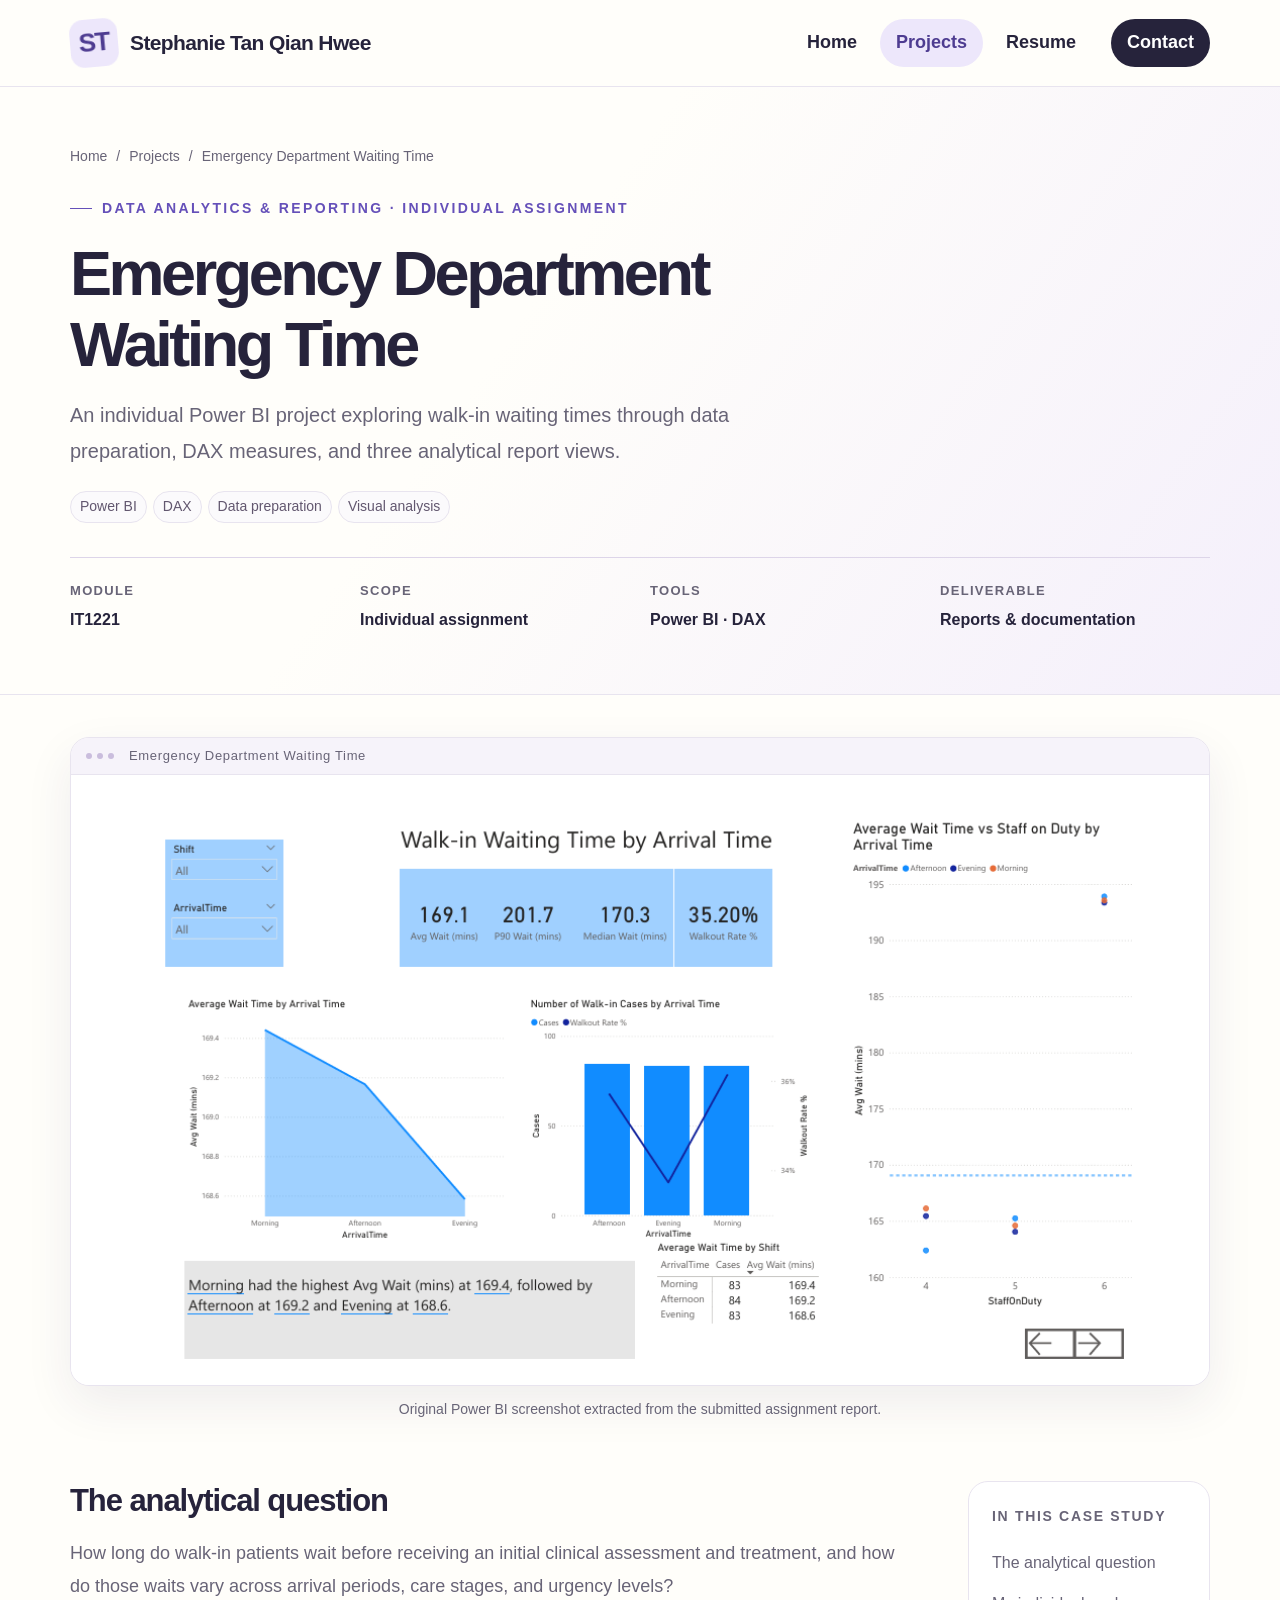
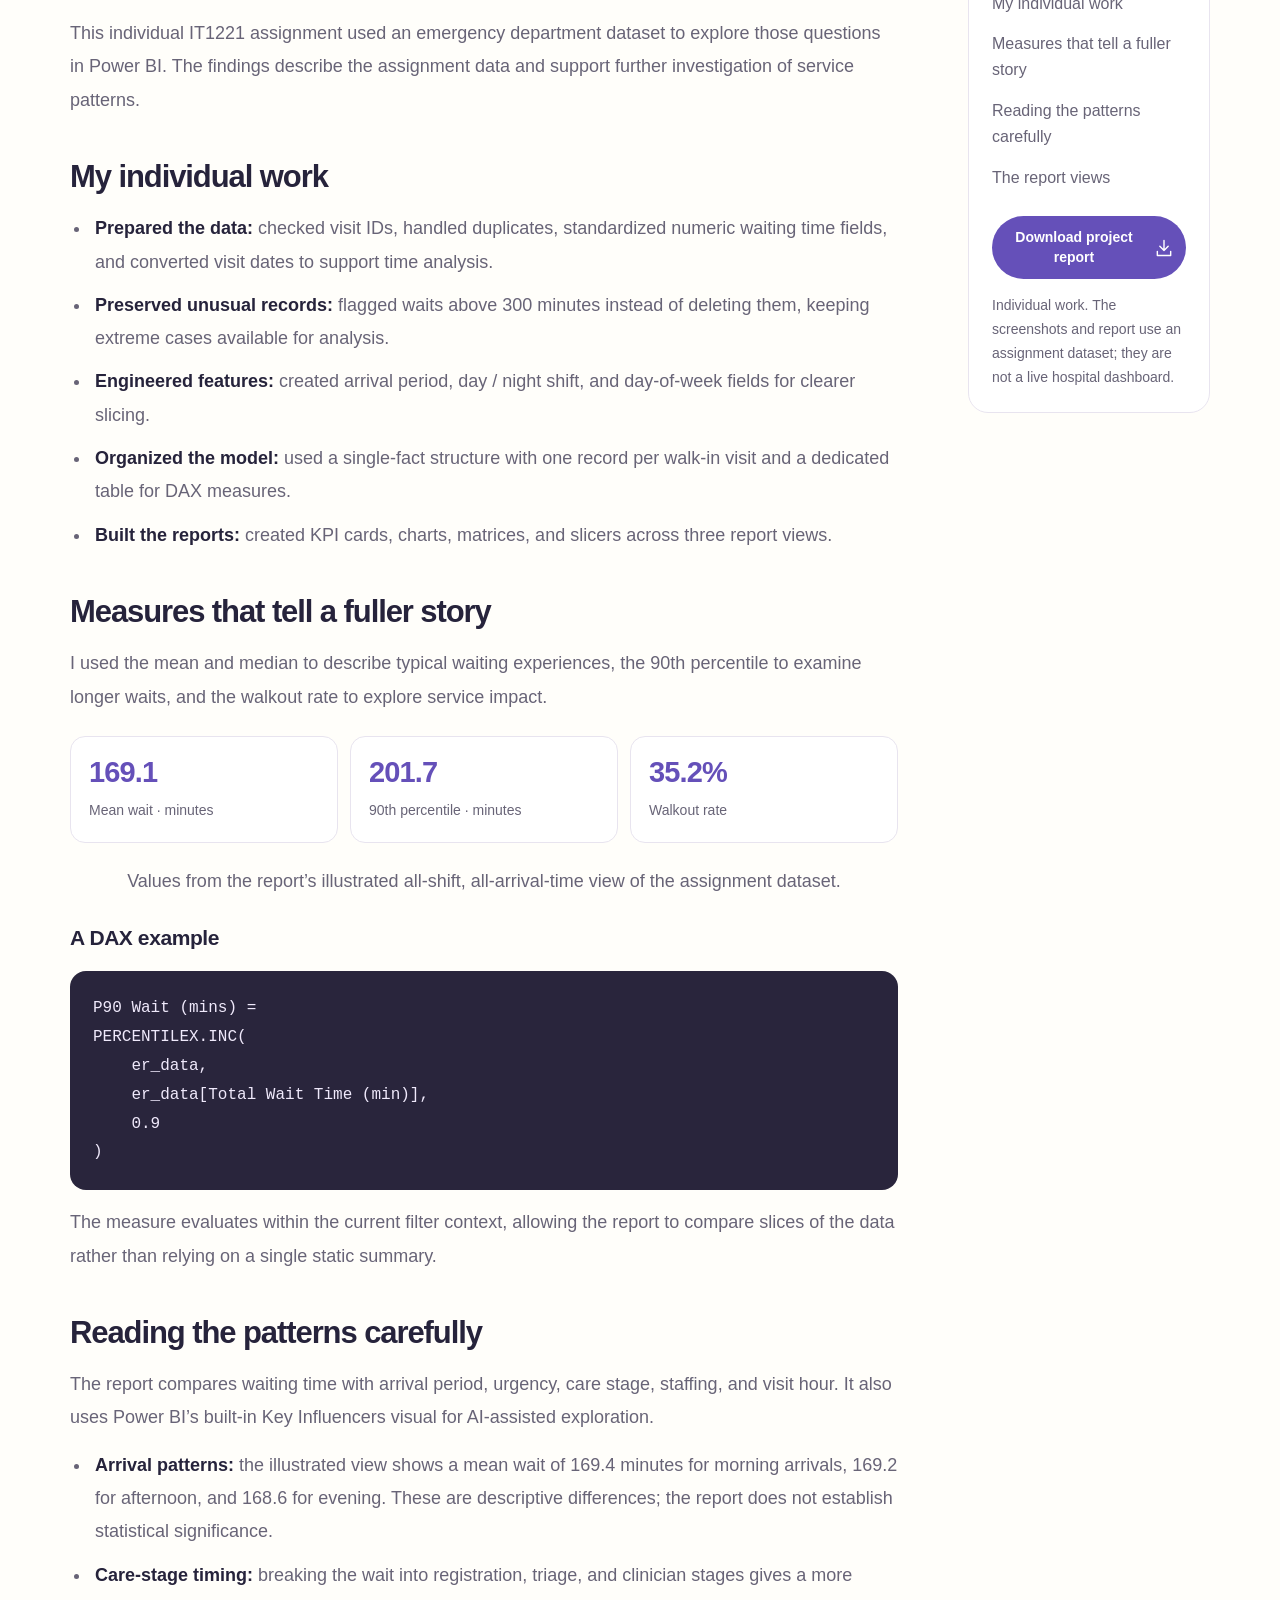
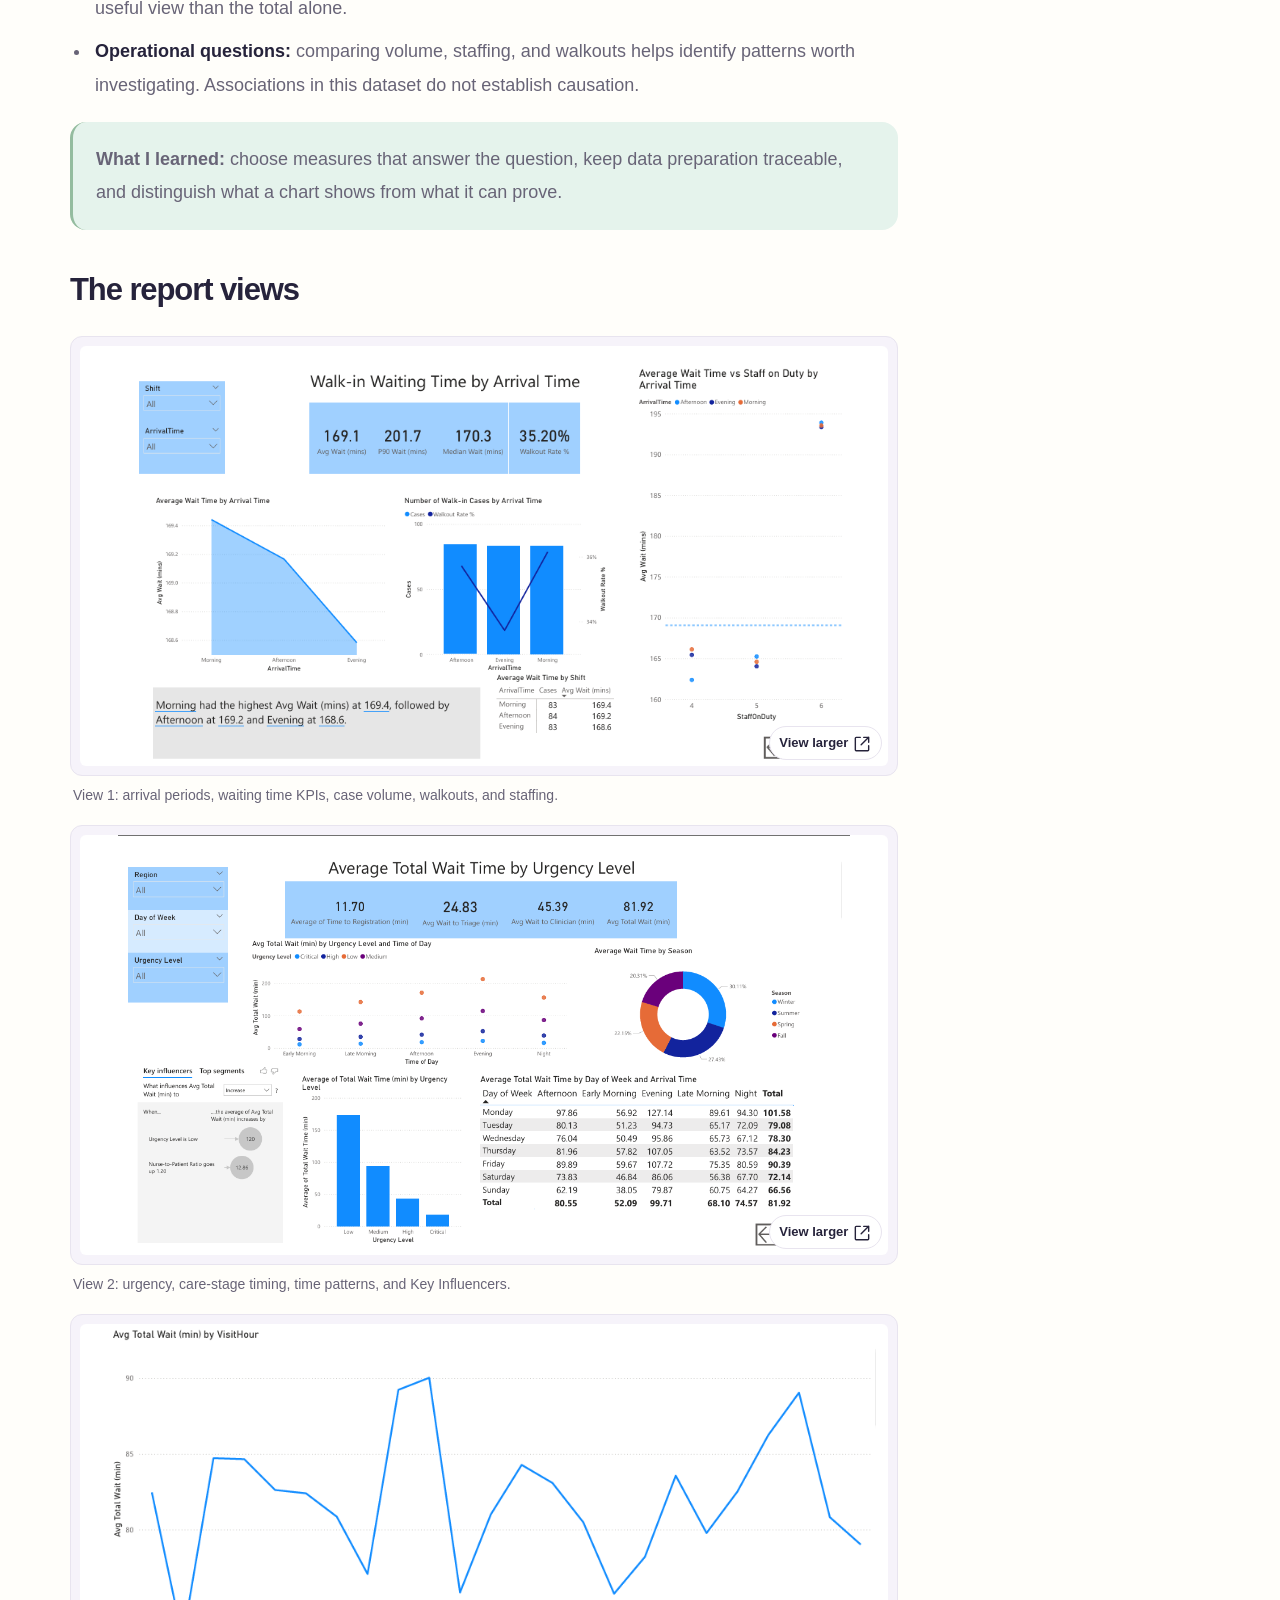
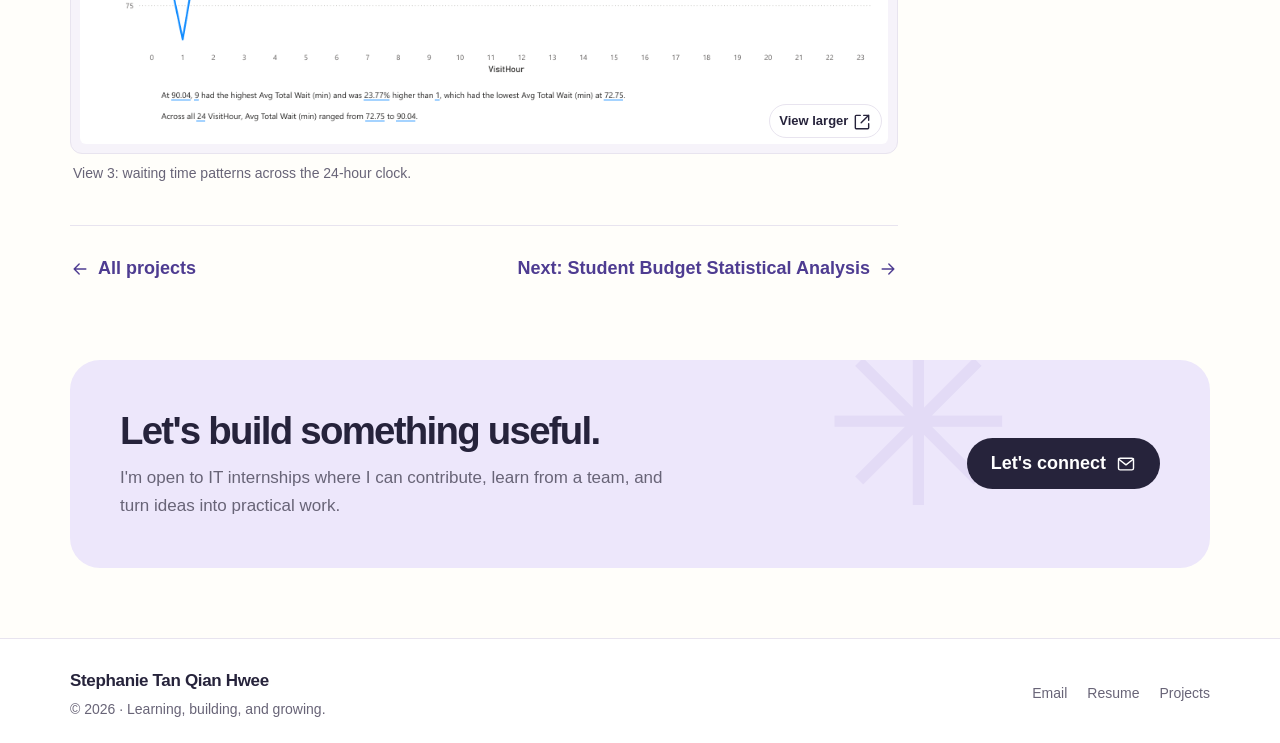
<file: project-powerbi.html>
<!DOCTYPE html>
<html lang="en"><head><meta charset="utf-8"><meta name="viewport" content="width=device-width, initial-scale=1">
<title>Emergency Department Waiting Time · Stephanie Tan</title><meta name="description" content="An individual Power BI project exploring walk-in waiting times through data preparation, DAX measures, and three analytical report views."><meta name="theme-color" content="#ede7fb">
<meta property="og:title" content="Emergency Department Waiting Time · Stephanie Tan"><meta property="og:description" content="An individual Power BI project exploring walk-in waiting times through data preparation, DAX measures, and three analytical report views."><meta property="og:type" content="website">
<link rel="icon" type="image/svg+xml" href="assets/images/favicon.svg"><link rel="stylesheet" href="css/style.css"><script src="js/main.js" defer></script><script type="application/ld+json">{"@context": "https://schema.org", "@type": "Person", "name": "Stephanie Tan Qian Hwee", "email": "tanstephanie0412@gmail.com", "sameAs": ["https://github.com/stephanieeee412"], "description": "Business & Financial Technology student at Nanyang Polytechnic, exploring web development and data analytics."}</script>
</head><body><a class="skip-link" href="#main">Skip to content</a>
<header class="site-header"><div class="container header-inner">
<a class="brand" href="index.html" aria-label="Stephanie Tan Qian Hwee, home"><span class="brand-mark" aria-hidden="true">ST</span><span class="brand-name">Stephanie Tan Qian Hwee</span></a>
<button class="menu-toggle" type="button" aria-controls="primary-navigation" aria-expanded="false"><svg class="icon " viewBox="0 0 24 24" aria-hidden="true"><path d="M4 7h16M4 12h16M4 17h16"/></svg><span class="menu-label">Menu</span></button>
<nav class="nav-links" id="primary-navigation" aria-label="Main navigation"><a class="nav-link " href="index.html">Home</a><a class="nav-link " href="projects.html" aria-current="page">Projects</a><a class="nav-link " href="resume.html">Resume</a><a class="nav-link contact-link" href="contact.html">Contact</a></nav>
</div></header><main id="main" tabindex="-1"><section class="page-hero"><div class="container"><nav class="breadcrumb" aria-label="Breadcrumb"><a href="index.html">Home</a><span aria-hidden="true">/</span><a href="projects.html">Projects</a><span aria-hidden="true">/</span><span>Emergency Department Waiting Time</span></nav><p class="eyebrow">Data analytics & reporting · Individual assignment</p><h1>Emergency Department Waiting Time</h1><p class="lead">An individual Power BI project exploring walk-in waiting times through data preparation, DAX measures, and three analytical report views.</p><div class="tags"><span class="tag">Power BI</span><span class="tag">DAX</span><span class="tag">Data preparation</span><span class="tag">Visual analysis</span></div><dl class="case-meta"><div><dt>Module</dt><dd>IT1221</dd></div><div><dt>Scope</dt><dd>Individual assignment</dd></div><div><dt>Tools</dt><dd>Power BI · DAX</dd></div><div><dt>Deliverable</dt><dd>Reports & documentation</dd></div></dl></div></section><div class="container"><div class="case-cover"><div class="browser-frame analytics"><div class="browser-bar" aria-hidden="true"><i></i><i></i><i></i><span>Emergency Department Waiting Time</span></div><img src="assets/images/powerbi-000.png" alt="Power BI report with waiting time KPIs, arrival period analysis, and staffing scatter plot" width="978" height="572" class="" fetchpriority="high" decoding="async"></div><p class="caption">Original Power BI screenshot extracted from the submitted assignment report.</p></div><div class="case-layout"><div><section class="case-section" id="problem" aria-labelledby="problem-title"><h2 id="problem-title">The analytical question</h2><p>How long do walk-in patients wait before receiving an initial clinical assessment and treatment, and how do those waits vary across arrival periods, care stages, and urgency levels?</p><p>This individual IT1221 assignment used an emergency department dataset to explore those questions in Power BI. The findings describe the assignment data and support further investigation of service patterns.</p></section><section class="case-section" id="contribution" aria-labelledby="contribution-title"><h2 id="contribution-title">My individual work</h2><ul><li><strong>Prepared the data:</strong> checked visit IDs, handled duplicates, standardized numeric waiting time fields, and converted visit dates to support time analysis.</li><li><strong>Preserved unusual records:</strong> flagged waits above 300 minutes instead of deleting them, keeping extreme cases available for analysis.</li><li><strong>Engineered features:</strong> created arrival period, day / night shift, and day-of-week fields for clearer slicing.</li><li><strong>Organized the model:</strong> used a single-fact structure with one record per walk-in visit and a dedicated table for DAX measures.</li><li><strong>Built the reports:</strong> created KPI cards, charts, matrices, and slicers across three report views.</li></ul></section><section class="case-section" id="measures" aria-labelledby="measures-title"><h2 id="measures-title">Measures that tell a fuller story</h2><p>I used the mean and median to describe typical waiting experiences, the 90th percentile to examine longer waits, and the walkout rate to explore service impact.</p><div class="metric-row"><div class="metric"><strong>169.1</strong><span>Mean wait · minutes</span></div><div class="metric"><strong>201.7</strong><span>90th percentile · minutes</span></div><div class="metric"><strong>35.2%</strong><span>Walkout rate</span></div></div><p class="caption">Values from the report’s illustrated all-shift, all-arrival-time view of the assignment dataset.</p><h3>A DAX example</h3><pre class="code-block"><code>P90 Wait (mins) =
PERCENTILEX.INC(
    er_data,
    er_data[Total Wait Time (min)],
    0.9
)</code></pre><p>The measure evaluates within the current filter context, allowing the report to compare slices of the data rather than relying on a single static summary.</p></section><section class="case-section" id="insights" aria-labelledby="insights-title"><h2 id="insights-title">Reading the patterns carefully</h2><p>The report compares waiting time with arrival period, urgency, care stage, staffing, and visit hour. It also uses Power BI’s built-in Key Influencers visual for AI-assisted exploration.</p><ul><li><strong>Arrival patterns:</strong> the illustrated view shows a mean wait of 169.4 minutes for morning arrivals, 169.2 for afternoon, and 168.6 for evening. These are descriptive differences; the report does not establish statistical significance.</li><li><strong>Care-stage timing:</strong> breaking the wait into registration, triage, and clinician stages gives a more useful view than the total alone.</li><li><strong>Operational questions:</strong> comparing volume, staffing, and walkouts helps identify patterns worth investigating. Associations in this dataset do not establish causation.</li></ul><div class="callout mint"><p><strong>What I learned:</strong> choose measures that answer the question, keep data preparation traceable, and distinguish what a chart shows from what it can prove.</p></div></section><section class="case-section" id="gallery" aria-labelledby="gallery-title"><h2 id="gallery-title">The report views</h2><div class="gallery"><figure class="full"><a class="gallery-trigger" href="assets/images/powerbi-000.png" data-caption="View 1: arrival periods, waiting time KPIs, case volume, walkouts, and staffing." aria-label="Enlarge: Waiting time by arrival time Power BI report"><img src="assets/images/powerbi-000.png" alt="Waiting time by arrival time Power BI report" width="978" height="572" class="" loading="lazy" decoding="async"><span class="zoom-label">View larger <svg class="icon " viewBox="0 0 24 24" aria-hidden="true"><path d="M14 4h6v6M20 4l-9 9M20 14v5a1 1 0 0 1-1 1H5a1 1 0 0 1-1-1V5a1 1 0 0 1 1-1h5"/></svg></span></a><figcaption>View 1: arrival periods, waiting time KPIs, case volume, walkouts, and staffing.</figcaption></figure><figure class="full"><a class="gallery-trigger" href="assets/images/powerbi-001.png" data-caption="View 2: urgency, care-stage timing, time patterns, and Key Influencers." aria-label="Enlarge: Waiting time by urgency and care stage Power BI report"><img src="assets/images/powerbi-001.png" alt="Waiting time by urgency and care stage Power BI report" width="1232" height="707" class="" loading="lazy" decoding="async"><span class="zoom-label">View larger <svg class="icon " viewBox="0 0 24 24" aria-hidden="true"><path d="M14 4h6v6M20 4l-9 9M20 14v5a1 1 0 0 1-1 1H5a1 1 0 0 1-1-1V5a1 1 0 0 1 1-1h5"/></svg></span></a><figcaption>View 2: urgency, care-stage timing, time patterns, and Key Influencers.</figcaption></figure><figure class="full"><a class="gallery-trigger" href="assets/images/powerbi-002.png" data-caption="View 3: waiting time patterns across the 24-hour clock." aria-label="Enlarge: Waiting time by visit hour Power BI report"><img src="assets/images/powerbi-002.png" alt="Waiting time by visit hour Power BI report" width="980" height="520" class="" loading="lazy" decoding="async"><span class="zoom-label">View larger <svg class="icon " viewBox="0 0 24 24" aria-hidden="true"><path d="M14 4h6v6M20 4l-9 9M20 14v5a1 1 0 0 1-1 1H5a1 1 0 0 1-1-1V5a1 1 0 0 1 1-1h5"/></svg></span></a><figcaption>View 3: waiting time patterns across the 24-hour clock.</figcaption></figure></div></section><div class="case-pagination"><a class="text-link" href="projects.html"><svg class="icon " viewBox="0 0 24 24" aria-hidden="true"><path d="M19 12H5m6-6-6 6 6 6"/></svg>All projects</a><a class="text-link" href="project-budget.html">Next: Student Budget Statistical Analysis <svg class="icon " viewBox="0 0 24 24" aria-hidden="true"><path d="M5 12h14M13 6l6 6-6 6"/></svg></a></div></div><aside class="case-aside"><h2>In this case study</h2><nav aria-label="Case study sections"><a class="aside-link" href="#problem">The analytical question</a><a class="aside-link" href="#contribution">My individual work</a><a class="aside-link" href="#measures">Measures that tell a fuller story</a><a class="aside-link" href="#insights">Reading the patterns carefully</a><a class="aside-link" href="#gallery">The report views</a></nav><a class="button small" href="assets/documents/Emergency_Department_Waiting_Time_Analysis.pdf" download>Download project report<svg class="icon " viewBox="0 0 24 24" aria-hidden="true"><path d="M12 3v12m-5-5 5 5 5-5M4 16v5h16v-5"/></svg></a><p>Individual work. The screenshots and report use an assignment dataset; they are not a live hospital dashboard.</p></aside></div></div><section class="cta-section" aria-labelledby="cta-title"><div class="container"><div class="cta-panel"><div><h2 id="cta-title">Let's build something useful.</h2><p>I'm open to IT internships where I can contribute, learn from a team, and turn ideas into practical work.</p></div><a class="button dark" href="contact.html">Let&#x27;s connect<svg class="icon " viewBox="0 0 24 24" aria-hidden="true"><rect x="3" y="5" width="18" height="14" rx="2"/><path d="m3 6 9 7 9-7"/></svg></a></div></div></section></main><footer class="site-footer"><div class="container footer-inner"><div><p class="footer-title">Stephanie Tan Qian Hwee</p><p class="footer-copy">© <span data-year>2026</span> · Learning, building, and growing.</p></div><div class="footer-links"><a href="mailto:tanstephanie0412@gmail.com">Email</a><a href="resume.html">Resume</a><a href="projects.html">Projects</a></div></div></footer><button class="back-top" type="button" aria-label="Back to top"><svg class="icon " viewBox="0 0 24 24" aria-hidden="true"><path d="M12 20V4m-6 6 6-6 6 6"/></svg></button><dialog class="lightbox" id="image-lightbox" aria-label="Project screenshot viewer"><div class="lightbox-toolbar"><p id="image-counter" aria-live="polite"></p><div class="lightbox-controls"><button type="button" data-lightbox-prev aria-label="Previous screenshot"><svg class="icon " viewBox="0 0 24 24" aria-hidden="true"><path d="M19 12H5m6-6-6 6 6 6"/></svg></button><button type="button" data-lightbox-next aria-label="Next screenshot"><svg class="icon " viewBox="0 0 24 24" aria-hidden="true"><path d="M5 12h14M13 6l6 6-6 6"/></svg></button><button type="button" data-lightbox-close aria-label="Close screenshot viewer"><svg class="icon " viewBox="0 0 24 24" aria-hidden="true"><path d="m6 6 12 12M6 18 18 6"/></svg></button></div></div><img class="lightbox-image" alt=""><p class="lightbox-caption"></p></dialog></body></html>
</file>
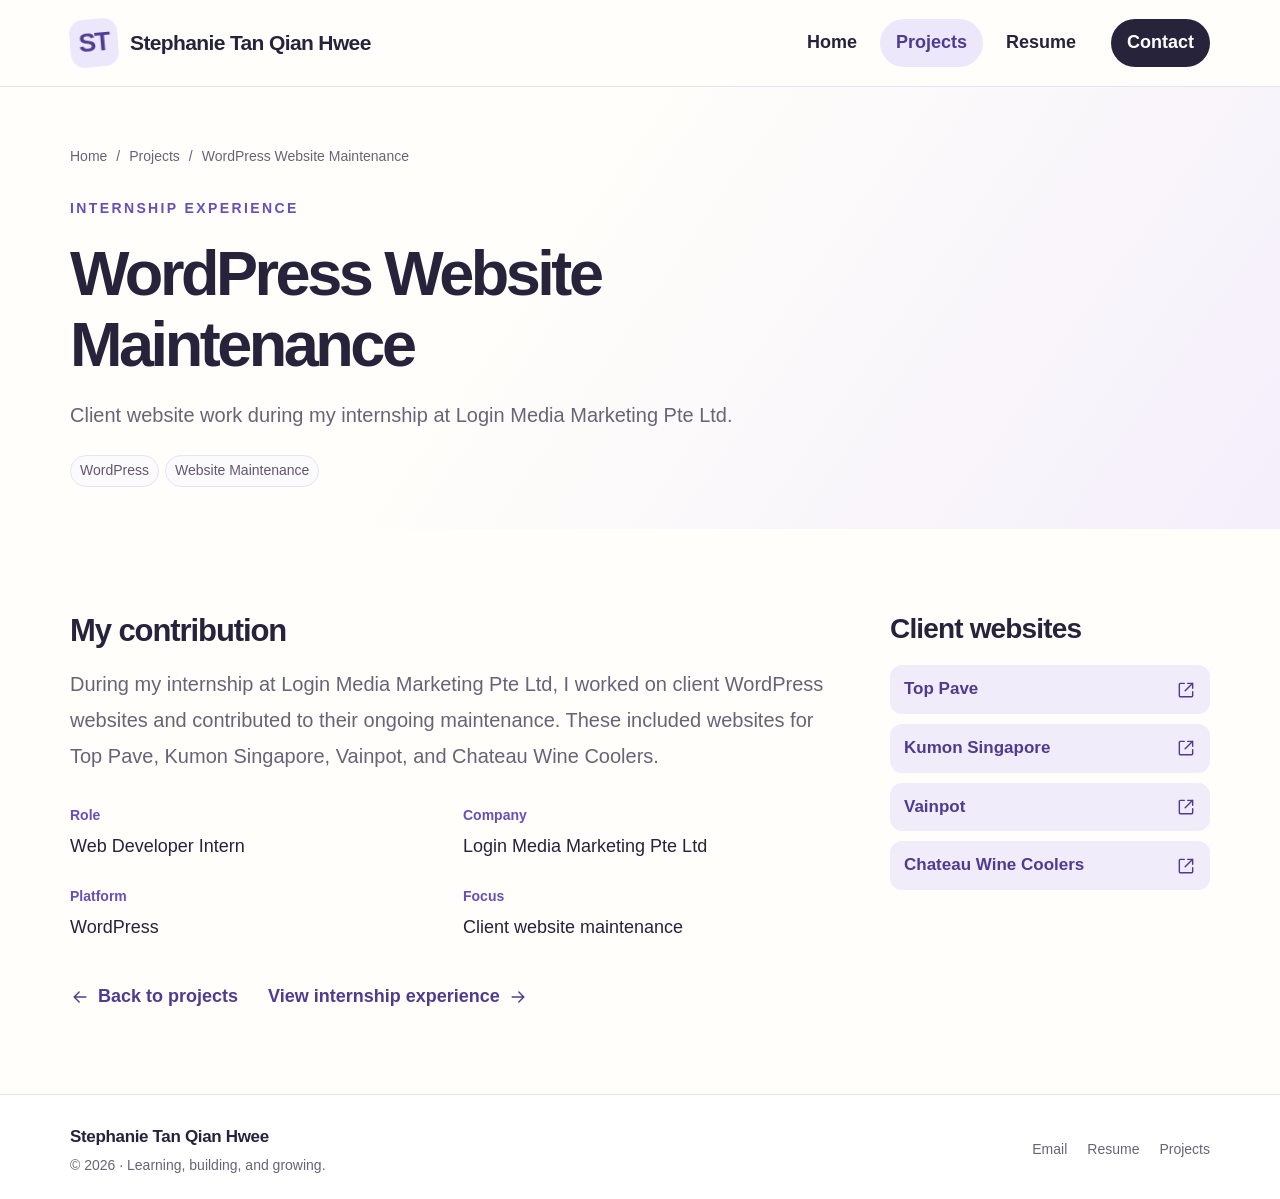
<file: project-wordpress.html>
<!DOCTYPE html>
<html lang="en"><head><meta charset="utf-8"><meta name="viewport" content="width=device-width, initial-scale=1">
<title>WordPress Website Maintenance · Stephanie Tan</title><meta name="description" content="Stephanie Tan’s internship contribution to client WordPress website work and ongoing maintenance at Login Media Marketing Pte Ltd."><meta name="theme-color" content="#ede7fb">
<meta property="og:title" content="WordPress Website Maintenance · Stephanie Tan"><meta property="og:description" content="Stephanie Tan’s internship contribution to client WordPress website work and ongoing maintenance at Login Media Marketing Pte Ltd."><meta property="og:type" content="website">
<link rel="icon" type="image/svg+xml" href="assets/images/favicon.svg"><link rel="stylesheet" href="css/style.css"><script src="js/main.js" defer></script><script type="application/ld+json">{"@context": "https://schema.org", "@type": "Person", "name": "Stephanie Tan Qian Hwee", "email": "tanstephanie0412@gmail.com", "sameAs": ["https://github.com/stephanieeee412"], "description": "Business & Financial Technology student at Nanyang Polytechnic, exploring web development and data analytics."}</script>
</head><body class="wordpress-detail"><a class="skip-link" href="#main">Skip to content</a>
<header class="site-header"><div class="container header-inner">
<a class="brand" href="index.html" aria-label="Stephanie Tan Qian Hwee, home"><span class="brand-mark" aria-hidden="true">ST</span><span class="brand-name">Stephanie Tan Qian Hwee</span></a>
<button class="menu-toggle" type="button" aria-controls="primary-navigation" aria-expanded="false"><svg class="icon " viewBox="0 0 24 24" aria-hidden="true"><path d="M4 7h16M4 12h16M4 17h16"/></svg><span class="menu-label">Menu</span></button>
<nav class="nav-links" id="primary-navigation" aria-label="Main navigation"><a class="nav-link " href="index.html">Home</a><a class="nav-link " href="projects.html" aria-current="page">Projects</a><a class="nav-link " href="resume.html">Resume</a><a class="nav-link contact-link" href="contact.html">Contact</a></nav>
</div></header><main id="main" tabindex="-1"><section class="page-hero"><div class="container"><nav class="breadcrumb" aria-label="Breadcrumb"><a href="index.html">Home</a><span aria-hidden="true">/</span><a href="projects.html">Projects</a><span aria-hidden="true">/</span><span>WordPress Website Maintenance</span></nav><p class="eyebrow">Internship experience</p><h1>WordPress Website Maintenance</h1><p class="lead">Client website work during my internship at Login Media Marketing Pte Ltd.</p><div class="tags"><span class="tag">WordPress</span><span class="tag">Website Maintenance</span></div></div></section><section class="section"><div class="container wordpress-case-grid"><div class="wordpress-case-copy"><section class="case-section" id="contribution" aria-labelledby="contribution-title"><h2 id="contribution-title">My contribution</h2><p>During my internship at Login Media Marketing Pte Ltd, I worked on client WordPress websites and contributed to their ongoing maintenance. These included websites for Top Pave, Kumon Singapore, Vainpot, and Chateau Wine Coolers.</p><dl class="wordpress-facts"><div><dt>Role</dt><dd>Web Developer Intern</dd></div><div><dt>Company</dt><dd>Login Media Marketing Pte Ltd</dd></div><div><dt>Platform</dt><dd>WordPress</dd></div><div><dt>Focus</dt><dd>Client website maintenance</dd></div></dl></section><div class="wordpress-back"><a class="text-link" href="projects.html"><svg class="icon" viewBox="0 0 24 24" aria-hidden="true"><path d="M19 12H5m6-6-6 6 6 6"/></svg>Back to projects</a><a class="text-link" href="resume.html#experience">View internship experience <svg class="icon" viewBox="0 0 24 24" aria-hidden="true"><path d="M5 12h14M13 6l6 6-6 6"/></svg></a></div></div><section class="company-panel" id="clients" aria-labelledby="clients-title"><h2 id="clients-title">Client websites</h2><nav class="company-links" aria-label="Client websites"><a class="company-link" href="https://toppave.com.sg/" target="_blank" rel="noopener noreferrer" aria-label="Visit Top Pave website (opens in a new tab)"><span>Top Pave</span><svg class="icon" viewBox="0 0 24 24" aria-hidden="true"><path d="M14 4h6v6M20 4l-9 9M20 14v5a1 1 0 0 1-1 1H5a1 1 0 0 1-1-1V5a1 1 0 0 1 1-1h5"/></svg></a><a class="company-link" href="https://kumon.sg/" target="_blank" rel="noopener noreferrer" aria-label="Visit Kumon Singapore website (opens in a new tab)"><span>Kumon Singapore</span><svg class="icon" viewBox="0 0 24 24" aria-hidden="true"><path d="M14 4h6v6M20 4l-9 9M20 14v5a1 1 0 0 1-1 1H5a1 1 0 0 1-1-1V5a1 1 0 0 1 1-1h5"/></svg></a><a class="company-link" href="https://vainpot.com.sg/" target="_blank" rel="noopener noreferrer" aria-label="Visit Vainpot website (opens in a new tab)"><span>Vainpot</span><svg class="icon" viewBox="0 0 24 24" aria-hidden="true"><path d="M14 4h6v6M20 4l-9 9M20 14v5a1 1 0 0 1-1 1H5a1 1 0 0 1-1-1V5a1 1 0 0 1 1-1h5"/></svg></a><a class="company-link" href="https://chateau-winecooler.com/" target="_blank" rel="noopener noreferrer" aria-label="Visit Chateau Wine Coolers website (opens in a new tab)"><span>Chateau Wine Coolers</span><svg class="icon" viewBox="0 0 24 24" aria-hidden="true"><path d="M14 4h6v6M20 4l-9 9M20 14v5a1 1 0 0 1-1 1H5a1 1 0 0 1-1-1V5a1 1 0 0 1 1-1h5"/></svg></a></nav></section></div></section></main><footer class="site-footer"><div class="container footer-inner"><div><p class="footer-title">Stephanie Tan Qian Hwee</p><p class="footer-copy">© <span data-year>2026</span> · Learning, building, and growing.</p></div><div class="footer-links"><a href="mailto:tanstephanie0412@gmail.com">Email</a><a href="resume.html">Resume</a><a href="projects.html">Projects</a></div></div></footer><button class="back-top" type="button" aria-label="Back to top"><svg class="icon " viewBox="0 0 24 24" aria-hidden="true"><path d="M12 20V4m-6 6 6-6 6 6"/></svg></button><dialog class="lightbox" id="image-lightbox" aria-label="Project screenshot viewer"><div class="lightbox-toolbar"><p id="image-counter" aria-live="polite"></p><div class="lightbox-controls"><button type="button" data-lightbox-prev aria-label="Previous screenshot"><svg class="icon " viewBox="0 0 24 24" aria-hidden="true"><path d="M19 12H5m6-6-6 6 6 6"/></svg></button><button type="button" data-lightbox-next aria-label="Next screenshot"><svg class="icon " viewBox="0 0 24 24" aria-hidden="true"><path d="M5 12h14M13 6l6 6-6 6"/></svg></button><button type="button" data-lightbox-close aria-label="Close screenshot viewer"><svg class="icon " viewBox="0 0 24 24" aria-hidden="true"><path d="m6 6 12 12M6 18 18 6"/></svg></button></div></div><img class="lightbox-image" alt=""><p class="lightbox-caption"></p></dialog></body></html>
</file>
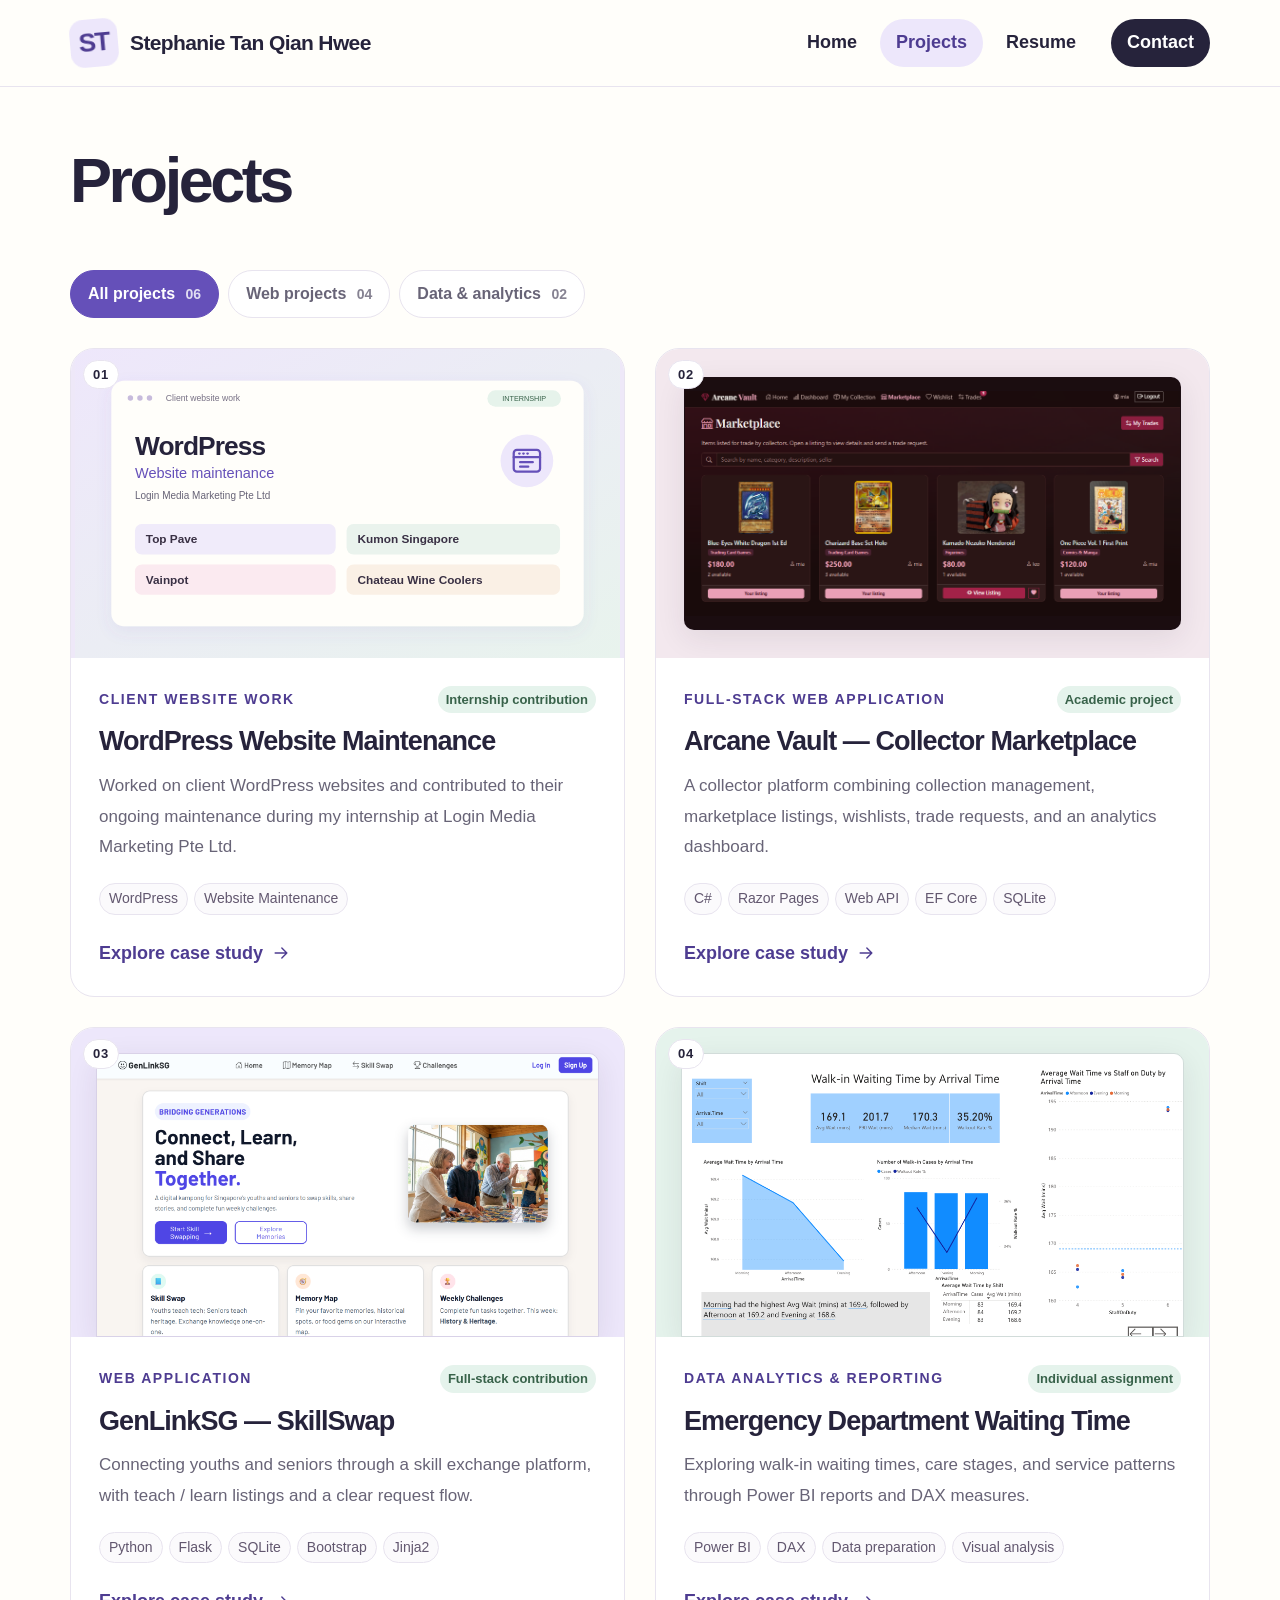
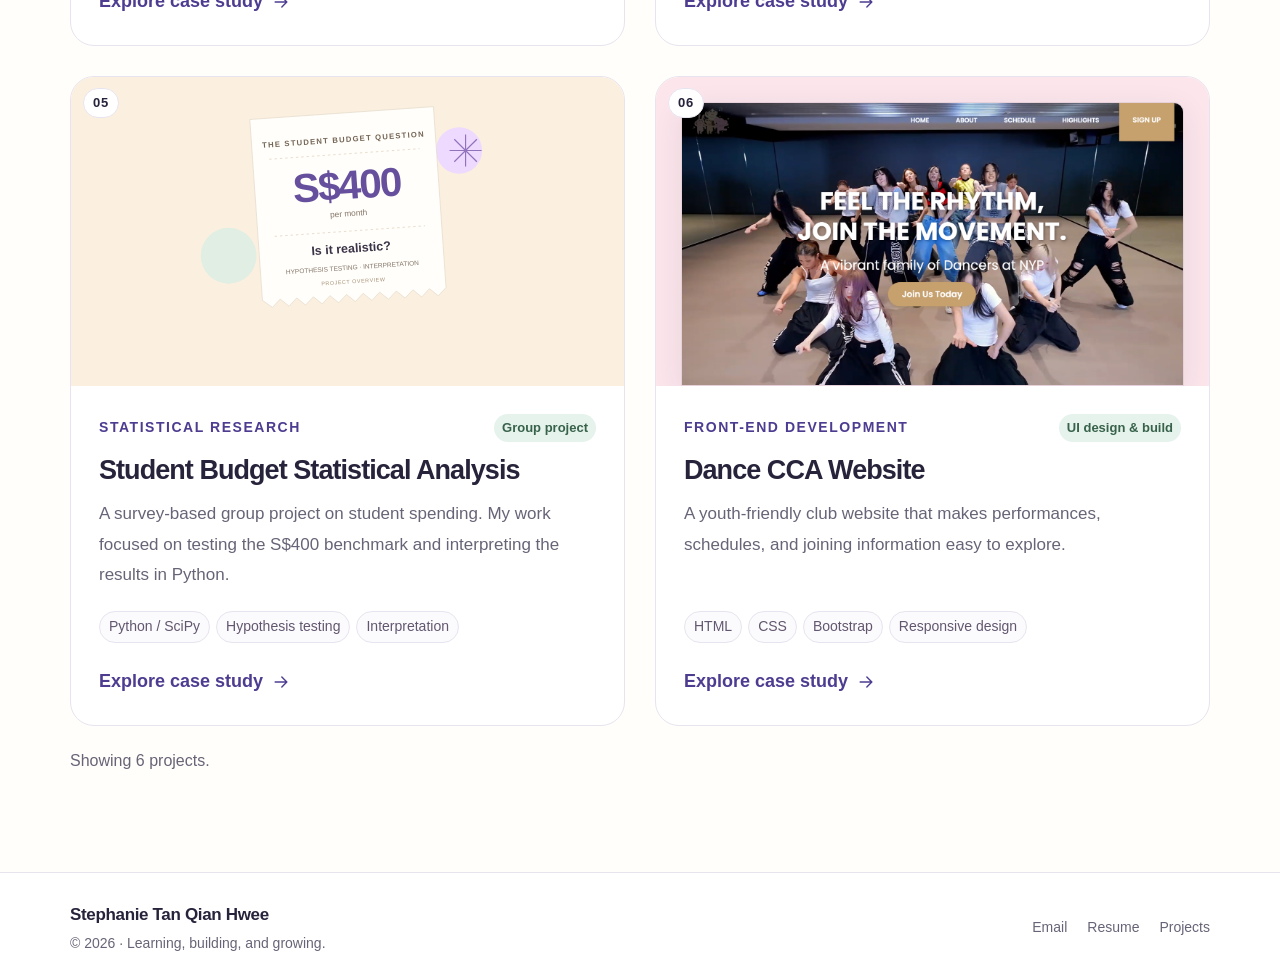
<file: projects.html>
<!DOCTYPE html>
<html lang="en"><head><meta charset="utf-8"><meta name="viewport" content="width=device-width, initial-scale=1">
<title>Projects · Stephanie Tan</title><meta name="description" content="Explore Stephanie Tan’s internship website contributions, Arcane Vault collector marketplace, GenLinkSG platform, individual Power BI analysis, student budget research, and Dance CCA website."><meta name="theme-color" content="#ede7fb">
<meta property="og:title" content="Projects · Stephanie Tan"><meta property="og:description" content="Explore Stephanie Tan’s internship website contributions, Arcane Vault collector marketplace, GenLinkSG platform, individual Power BI analysis, student budget research, and Dance CCA website."><meta property="og:type" content="website">
<link rel="icon" type="image/svg+xml" href="assets/images/favicon.svg"><link rel="stylesheet" href="css/style.css"><script src="js/main.js" defer></script><script type="application/ld+json">{"@context": "https://schema.org", "@type": "Person", "name": "Stephanie Tan Qian Hwee", "email": "tanstephanie0412@gmail.com", "sameAs": ["https://github.com/stephanieeee412"], "description": "Business & Financial Technology student at Nanyang Polytechnic, exploring web development and data analytics."}</script>
</head><body class="projects-page"><a class="skip-link" href="#main">Skip to content</a>
<header class="site-header"><div class="container header-inner">
<a class="brand" href="index.html" aria-label="Stephanie Tan Qian Hwee, home"><span class="brand-mark" aria-hidden="true">ST</span><span class="brand-name">Stephanie Tan Qian Hwee</span></a>
<button class="menu-toggle" type="button" aria-controls="primary-navigation" aria-expanded="false"><svg class="icon " viewBox="0 0 24 24" aria-hidden="true"><path d="M4 7h16M4 12h16M4 17h16"/></svg><span class="menu-label">Menu</span></button>
<nav class="nav-links" id="primary-navigation" aria-label="Main navigation"><a class="nav-link " href="index.html">Home</a><a class="nav-link " href="projects.html" aria-current="page">Projects</a><a class="nav-link " href="resume.html">Resume</a><a class="nav-link contact-link" href="contact.html">Contact</a></nav>
</div></header><main id="main" tabindex="-1"><section class="page-hero"><div class="container"><h1>Projects</h1></div></section><section class="section project-gallery" aria-label="Project gallery"><div class="container"><div class="filters" role="group" aria-label="Filter projects"><button class="filter-button" type="button" data-filter="all" aria-pressed="true">All projects <span>06</span></button><button class="filter-button" type="button" data-filter="web" aria-pressed="false">Web projects <span>04</span></button><button class="filter-button" type="button" data-filter="data" aria-pressed="false">Data & analytics <span>02</span></button></div><div class="project-grid"><article class="project-card" id="wordpress" data-project-category="web"><a class="project-visual wordpress" href="project-wordpress.html" aria-label="Explore WordPress Website Maintenance"><span class="project-index">01</span><img src="assets/images/wordpress-maintenance.svg" alt="Illustrated cover for WordPress website maintenance, showing the four client names" width="1200" height="680" loading="lazy" decoding="async"></a><div class="project-body"><div class="project-kind"><span>Client website work</span><span class="project-scope">Internship contribution</span></div><h3><a href="project-wordpress.html">WordPress Website Maintenance</a></h3><p>Worked on client WordPress websites and contributed to their ongoing maintenance during my internship at Login Media Marketing Pte Ltd.</p><div class="tags"><span class="tag">WordPress</span><span class="tag">Website Maintenance</span></div><div class="project-bottom"><a class="text-link" href="project-wordpress.html">Explore case study <svg class="icon" viewBox="0 0 24 24" aria-hidden="true"><path d="M5 12h14M13 6l6 6-6 6"/></svg></a></div></div></article><article class="project-card" id="arcane" data-project-category="web">
<a class="project-visual arcane" href="project-arcanevault.html" aria-label="Explore Arcane Vault — Collector Marketplace"><span class="project-index">02</span><img src="assets/images/arcane-marketplace.png" alt="Arcane Vault marketplace with collectible listings, asking prices, and wishlist controls" width="1042" height="475" loading="lazy" decoding="async"></a>
<div class="project-body"><div class="project-kind"><span>Full-stack web application</span><span class="project-scope">Academic project</span></div><h3><a href="project-arcanevault.html">Arcane Vault — Collector Marketplace</a></h3><p>A collector platform combining collection management, marketplace listings, wishlists, trade requests, and an analytics dashboard.</p><div class="tags"><span class="tag">C#</span><span class="tag">Razor Pages</span><span class="tag">Web API</span><span class="tag">EF Core</span><span class="tag">SQLite</span></div><div class="project-bottom"><a class="text-link" href="project-arcanevault.html">Explore case study <svg class="icon" viewBox="0 0 24 24" aria-hidden="true"><path d="M5 12h14M13 6l6 6-6 6"/></svg></a></div></div></article><article class="project-card" id="genlink" data-project-category="web"><a class="project-visual " href="project-genlinksg.html" aria-label="Explore GenLinkSG — SkillSwap"><span class="project-index">03</span><img src="assets/images/genlink-home.png" alt="GenLinkSG home page introducing the youth–senior skill exchange platform" width="1826" height="996" class="" loading="lazy" decoding="async"></a><div class="project-body"><div class="project-kind"><span>Web application</span><span class="project-scope">Full-stack contribution</span></div><h3><a href="project-genlinksg.html">GenLinkSG — SkillSwap</a></h3><p>Connecting youths and seniors through a skill exchange platform, with teach / learn listings and a clear request flow.</p><div class="tags"><span class="tag">Python</span><span class="tag">Flask</span><span class="tag">SQLite</span><span class="tag">Bootstrap</span><span class="tag">Jinja2</span></div><div class="project-bottom"><a class="text-link" href="project-genlinksg.html">Explore case study <svg class="icon " viewBox="0 0 24 24" aria-hidden="true"><path d="M5 12h14M13 6l6 6-6 6"/></svg></a></div></div></article><article class="project-card" id="powerbi" data-project-category="data"><a class="project-visual mint" href="project-powerbi.html" aria-label="Explore Emergency Department Waiting Time"><span class="project-index">04</span><img src="assets/images/powerbi-000.png" alt="Power BI report with waiting time KPIs, arrival period analysis, and staffing scatter plot" width="978" height="572" class="" loading="lazy" decoding="async"></a><div class="project-body"><div class="project-kind"><span>Data analytics & reporting</span><span class="project-scope">Individual assignment</span></div><h3><a href="project-powerbi.html">Emergency Department Waiting Time</a></h3><p>Exploring walk-in waiting times, care stages, and service patterns through Power BI reports and DAX measures.</p><div class="tags"><span class="tag">Power BI</span><span class="tag">DAX</span><span class="tag">Data preparation</span><span class="tag">Visual analysis</span></div><div class="project-bottom"><a class="text-link" href="project-powerbi.html">Explore case study <svg class="icon " viewBox="0 0 24 24" aria-hidden="true"><path d="M5 12h14M13 6l6 6-6 6"/></svg></a></div></div></article><article class="project-card" id="budget" data-project-category="data"><a class="project-visual budget" href="project-budget.html" aria-label="Explore Student Budget Statistical Analysis"><span class="project-index">05</span><img src="assets/images/budget-cover.svg" alt="Illustrated project cover asking whether a monthly student budget of S$400 is realistic" width="640" height="360" class="" loading="lazy" decoding="async"></a><div class="project-body"><div class="project-kind"><span>Statistical research</span><span class="project-scope">Group project</span></div><h3><a href="project-budget.html">Student Budget Statistical Analysis</a></h3><p>A survey-based group project on student spending. My work focused on testing the S$400 benchmark and interpreting the results in Python.</p><div class="tags"><span class="tag">Python / SciPy</span><span class="tag">Hypothesis testing</span><span class="tag">Interpretation</span></div><div class="project-bottom"><a class="text-link" href="project-budget.html">Explore case study <svg class="icon " viewBox="0 0 24 24" aria-hidden="true"><path d="M5 12h14M13 6l6 6-6 6"/></svg></a></div></div></article><article class="project-card" id="dance" data-project-category="web"><a class="project-visual pink" href="project-dancecca.html" aria-label="Explore Dance CCA Website"><span class="project-index">06</span><img src="assets/images/dance-home.png" alt="Dance CCA website home page showing the club introduction and visual design" width="1522" height="777" class="" loading="lazy" decoding="async"></a><div class="project-body"><div class="project-kind"><span>Front-end development</span><span class="project-scope">UI design & build</span></div><h3><a href="project-dancecca.html">Dance CCA Website</a></h3><p>A youth-friendly club website that makes performances, schedules, and joining information easy to explore.</p><div class="tags"><span class="tag">HTML</span><span class="tag">CSS</span><span class="tag">Bootstrap</span><span class="tag">Responsive design</span></div><div class="project-bottom"><a class="text-link" href="project-dancecca.html">Explore case study <svg class="icon " viewBox="0 0 24 24" aria-hidden="true"><path d="M5 12h14M13 6l6 6-6 6"/></svg></a></div></div></article></div><p class="filter-note" id="filter-status" role="status" aria-live="polite">Showing 6 projects.</p></div></section></main><footer class="site-footer"><div class="container footer-inner"><div><p class="footer-title">Stephanie Tan Qian Hwee</p><p class="footer-copy">© <span data-year>2026</span> · Learning, building, and growing.</p></div><div class="footer-links"><a href="mailto:tanstephanie0412@gmail.com">Email</a><a href="resume.html">Resume</a><a href="projects.html">Projects</a></div></div></footer><button class="back-top" type="button" aria-label="Back to top"><svg class="icon " viewBox="0 0 24 24" aria-hidden="true"><path d="M12 20V4m-6 6 6-6 6 6"/></svg></button></body></html>
</file>
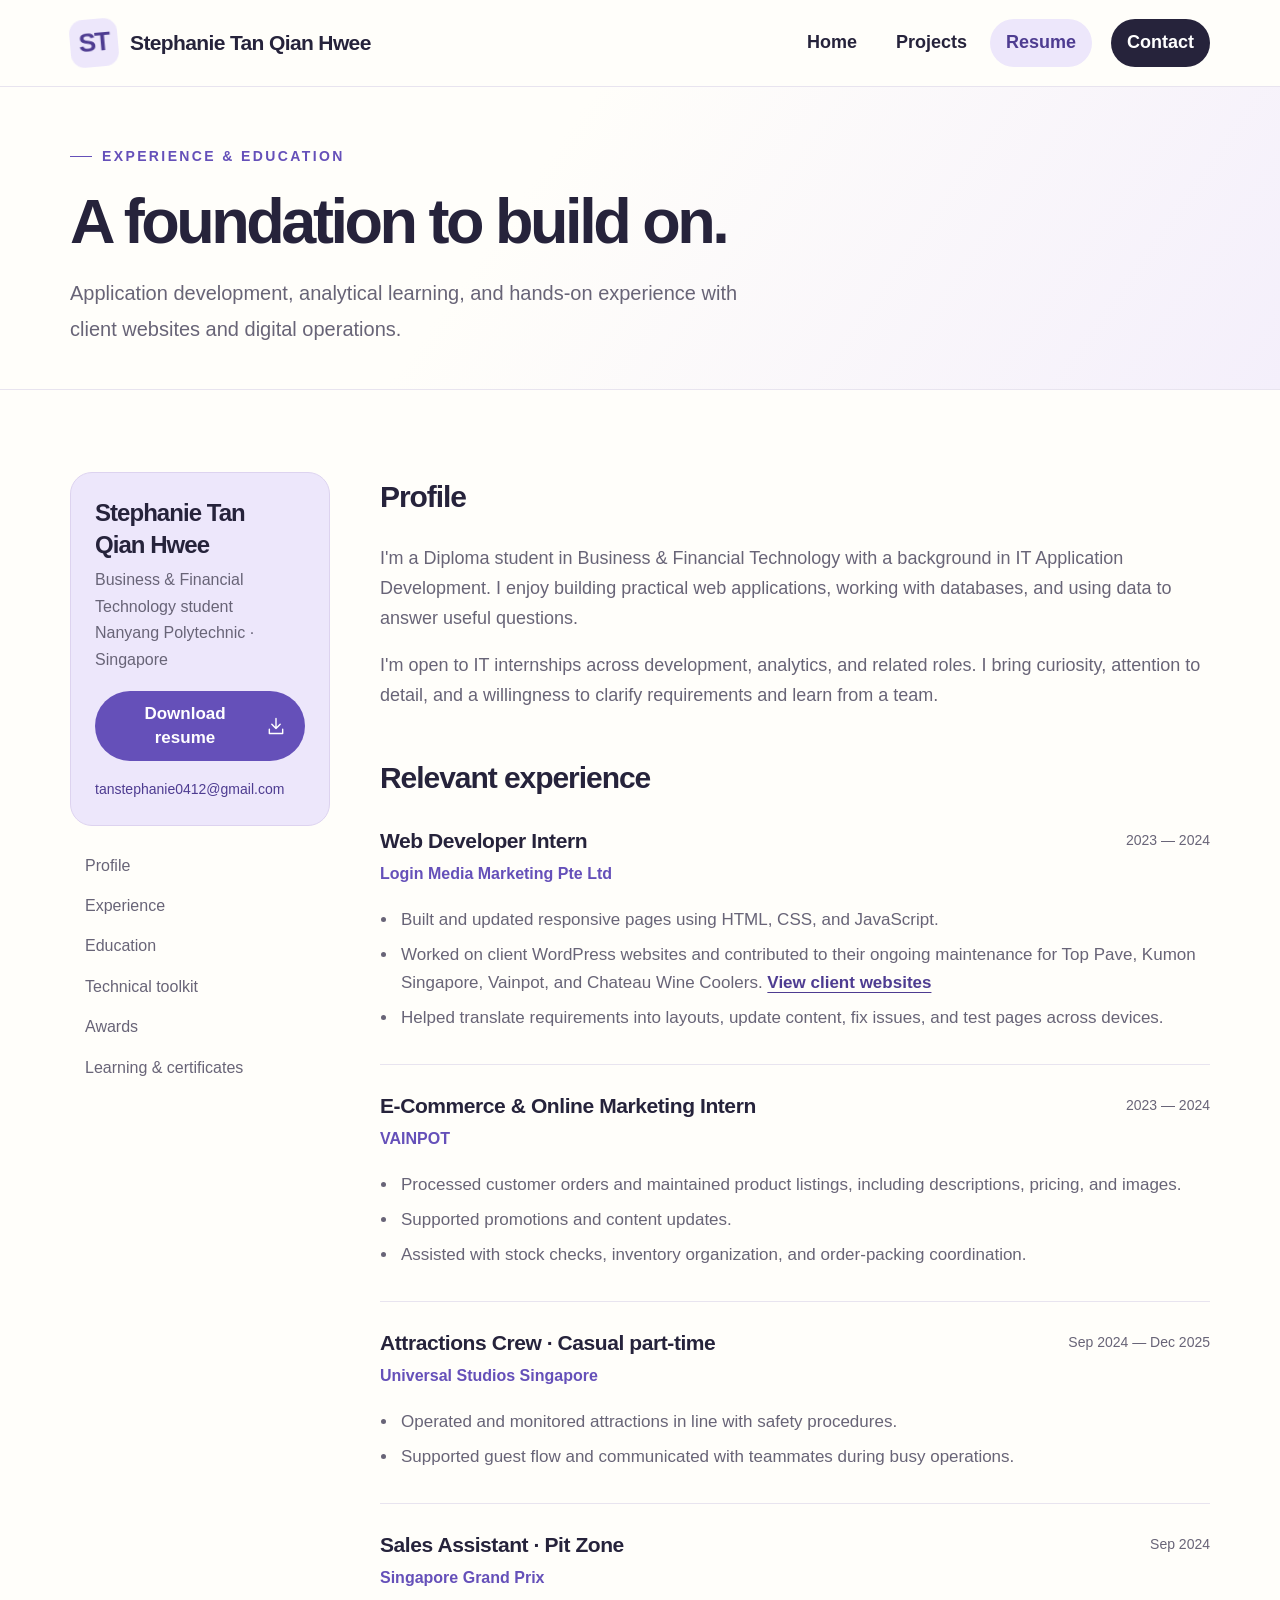
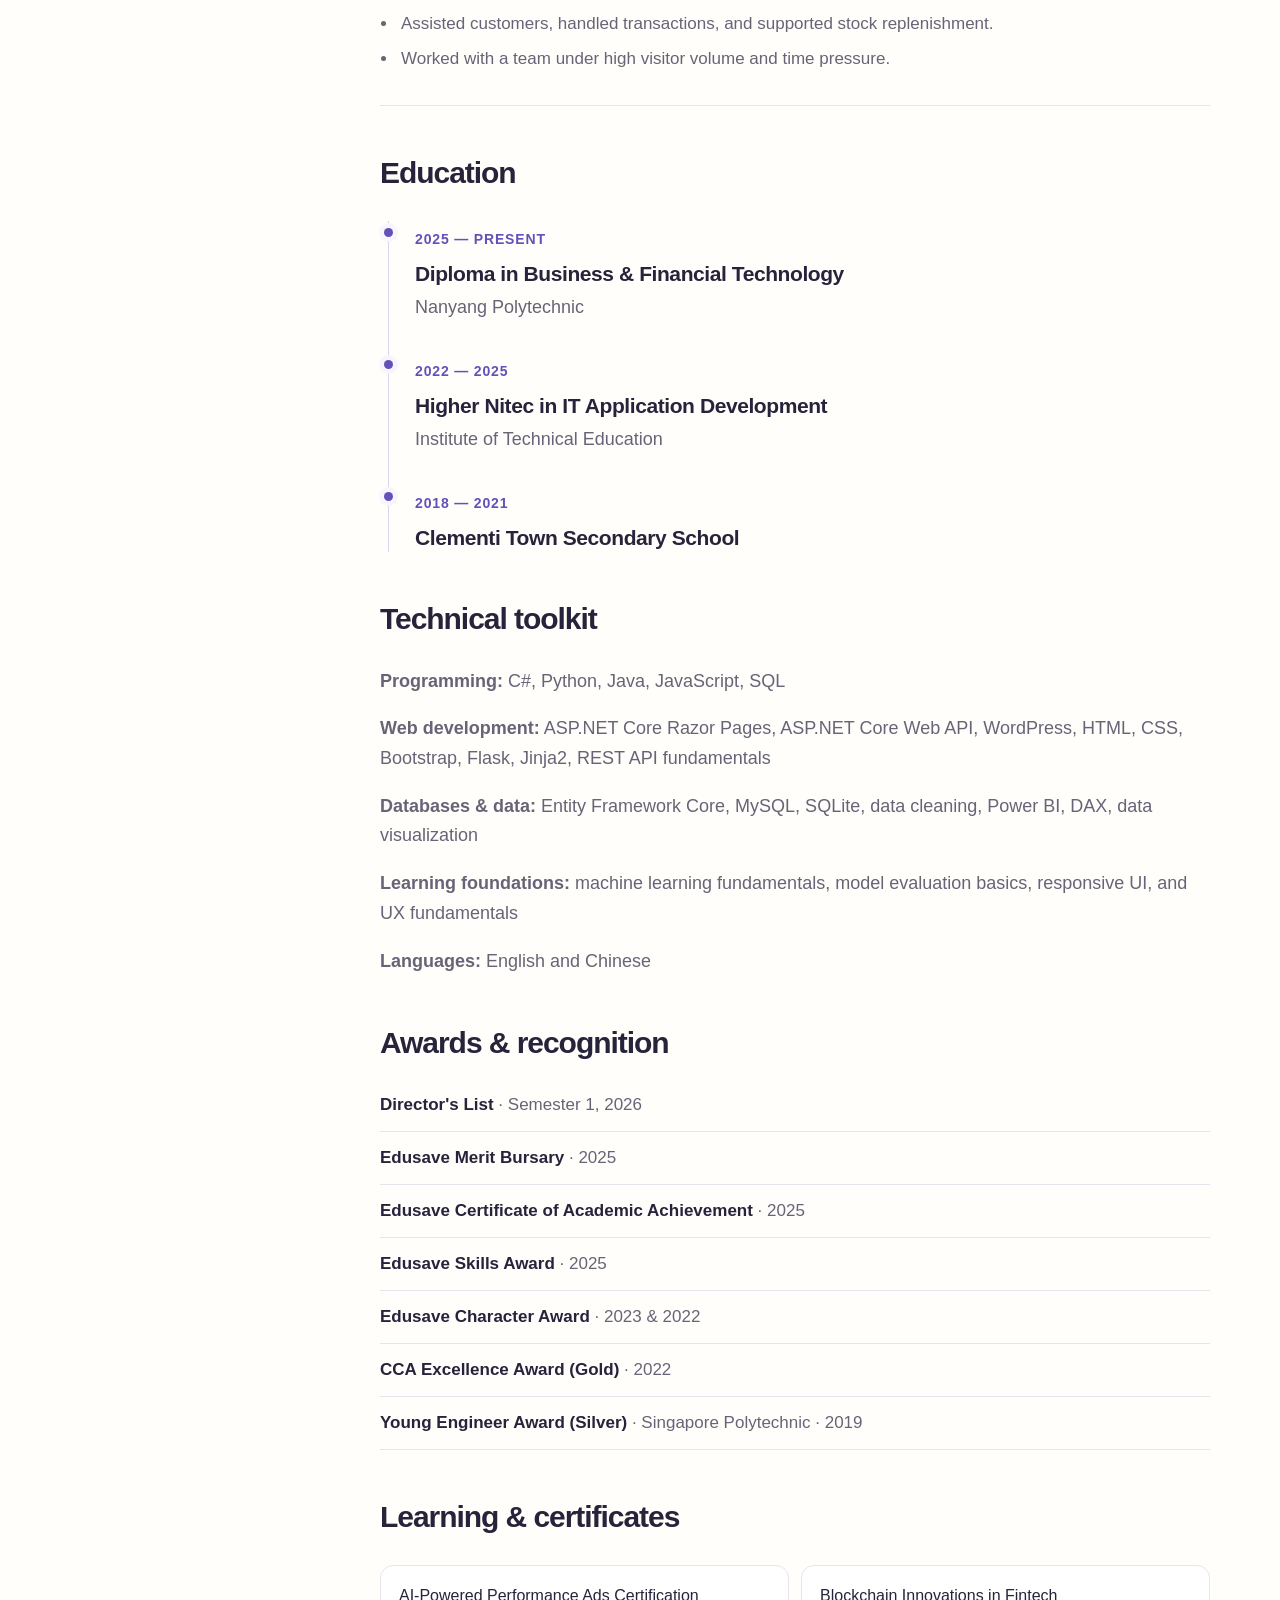
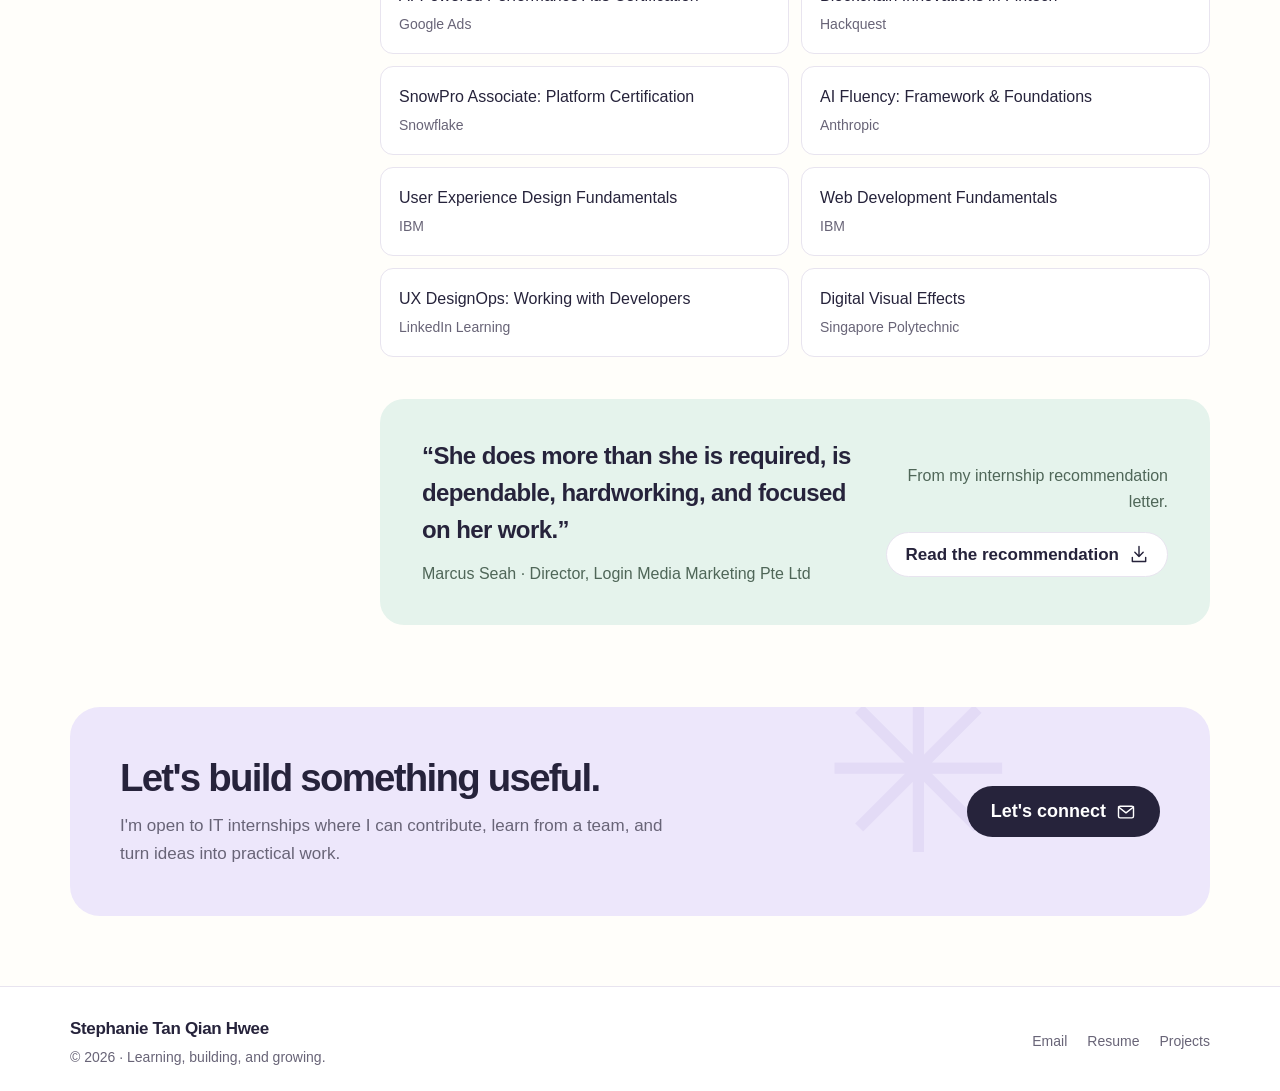
<file: resume.html>
<!DOCTYPE html>
<html lang="en"><head><meta charset="utf-8"><meta name="viewport" content="width=device-width, initial-scale=1">
<title>Resume · Stephanie Tan</title><meta name="description" content="Stephanie Tan’s education, technical toolkit, work experience, awards, and downloadable resume."><meta name="theme-color" content="#ede7fb">
<meta property="og:title" content="Resume · Stephanie Tan"><meta property="og:description" content="Stephanie Tan’s education, technical toolkit, work experience, awards, and downloadable resume."><meta property="og:type" content="website">
<link rel="icon" type="image/svg+xml" href="assets/images/favicon.svg"><link rel="stylesheet" href="css/style.css"><script src="js/main.js" defer></script><script type="application/ld+json">{"@context": "https://schema.org", "@type": "Person", "name": "Stephanie Tan Qian Hwee", "email": "tanstephanie0412@gmail.com", "sameAs": ["https://github.com/stephanieeee412"], "description": "Business & Financial Technology student at Nanyang Polytechnic, exploring web development and data analytics."}</script>
</head><body><a class="skip-link" href="#main">Skip to content</a>
<header class="site-header"><div class="container header-inner">
<a class="brand" href="index.html" aria-label="Stephanie Tan Qian Hwee, home"><span class="brand-mark" aria-hidden="true">ST</span><span class="brand-name">Stephanie Tan Qian Hwee</span></a>
<button class="menu-toggle" type="button" aria-controls="primary-navigation" aria-expanded="false"><svg class="icon " viewBox="0 0 24 24" aria-hidden="true"><path d="M4 7h16M4 12h16M4 17h16"/></svg><span class="menu-label">Menu</span></button>
<nav class="nav-links" id="primary-navigation" aria-label="Main navigation"><a class="nav-link " href="index.html">Home</a><a class="nav-link " href="projects.html">Projects</a><a class="nav-link " href="resume.html" aria-current="page">Resume</a><a class="nav-link contact-link" href="contact.html">Contact</a></nav>
</div></header><main id="main" tabindex="-1"><section class="page-hero"><div class="container"><p class="eyebrow">Experience & education</p><h1>A foundation to build on.</h1><p class="lead">Application development, analytical learning, and hands-on experience with client websites and digital operations.</p></div></section><section class="section"><div class="container resume-layout"><aside class="resume-sidebar"><div class="profile-mini"><h2>Stephanie Tan<br>Qian Hwee</h2><p>Business &amp; Financial Technology student<br>Nanyang Polytechnic · Singapore</p><a class="button small" href="assets/documents/Stephanie_Tan_Qian_Hwee_Resume.pdf" download>Download resume<svg class="icon " viewBox="0 0 24 24" aria-hidden="true"><path d="M12 3v12m-5-5 5 5 5-5M4 16v5h16v-5"/></svg></a><a class="sidebar-email" href="mailto:tanstephanie0412@gmail.com">tanstephanie0412@gmail.com</a><p class="print-only">GitHub: github.com/stephanieeee412</p></div><nav class="resume-links" aria-label="Resume sections"><a href="#profile">Profile</a><a href="#experience">Experience</a><a href="#education">Education</a><a href="#toolkit">Technical toolkit</a><a href="#awards">Awards</a><a href="#certificates">Learning & certificates</a></nav></aside><div>
<section class="resume-block" id="profile"><h2>Profile</h2><p>I'm a Diploma student in Business &amp; Financial Technology with a background in IT Application Development. I enjoy building practical web applications, working with databases, and using data to answer useful questions.</p><p>I'm open to IT internships across development, analytics, and related roles. I bring curiosity, attention to detail, and a willingness to clarify requirements and learn from a team.</p></section>
<section class="resume-block" id="experience"><h2>Relevant experience</h2>
<article class="experience-item"><div class="experience-top"><div><h3>Web Developer Intern</h3><p class="company">Login Media Marketing Pte Ltd</p></div><time>2023 — 2024</time></div><ul><li>Built and updated responsive pages using HTML, CSS, and JavaScript.</li><li>Worked on client WordPress websites and contributed to their ongoing maintenance for Top Pave, Kumon Singapore, Vainpot, and Chateau Wine Coolers. <a class="experience-client-link" href="project-wordpress.html#clients">View client websites</a></li><li>Helped translate requirements into layouts, update content, fix issues, and test pages across devices.</li></ul></article>
<article class="experience-item"><div class="experience-top"><div><h3>E-Commerce & Online Marketing Intern</h3><p class="company">VAINPOT</p></div><time>2023 — 2024</time></div><ul><li>Processed customer orders and maintained product listings, including descriptions, pricing, and images.</li><li>Supported promotions and content updates.</li><li>Assisted with stock checks, inventory organization, and order-packing coordination.</li></ul></article>
<article class="experience-item"><div class="experience-top"><div><h3>Attractions Crew · Casual part-time</h3><p class="company">Universal Studios Singapore</p></div><time>Sep 2024 — Dec 2025</time></div><ul><li>Operated and monitored attractions in line with safety procedures.</li><li>Supported guest flow and communicated with teammates during busy operations.</li></ul></article>
<article class="experience-item"><div class="experience-top"><div><h3>Sales Assistant · Pit Zone</h3><p class="company">Singapore Grand Prix</p></div><time>Sep 2024</time></div><ul><li>Assisted customers, handled transactions, and supported stock replenishment.</li><li>Worked with a team under high visitor volume and time pressure.</li></ul></article>
</section>
<section class="resume-block" id="education"><h2>Education</h2><div class="journey"><article class="journey-item"><time>2025 — PRESENT</time><h3>Diploma in Business &amp; Financial Technology</h3><p>Nanyang Polytechnic</p></article><article class="journey-item"><time>2022 — 2025</time><h3>Higher Nitec in IT Application Development</h3><p>Institute of Technical Education</p></article><article class="journey-item"><time>2018 — 2021</time><h3>Clementi Town Secondary School</h3></article></div></section>
<section class="resume-block" id="toolkit"><h2>Technical toolkit</h2><p><strong>Programming:</strong> C#, Python, Java, JavaScript, SQL</p><p><strong>Web development:</strong> ASP.NET Core Razor Pages, ASP.NET Core Web API, WordPress, HTML, CSS, Bootstrap, Flask, Jinja2, REST API fundamentals</p><p><strong>Databases & data:</strong> Entity Framework Core, MySQL, SQLite, data cleaning, Power BI, DAX, data visualization</p><p><strong>Learning foundations:</strong> machine learning fundamentals, model evaluation basics, responsive UI, and UX fundamentals</p><p><strong>Languages:</strong> English and Chinese</p></section>
<section class="resume-block" id="awards"><h2>Awards & recognition</h2><ul class="resume-list"><li><strong>Director&#39;s List</strong> · Semester 1, 2026</li><li><strong>Edusave Merit Bursary</strong> · 2025</li><li><strong>Edusave Certificate of Academic Achievement</strong> · 2025</li><li><strong>Edusave Skills Award</strong> · 2025</li><li><strong>Edusave Character Award</strong> · 2023 & 2022</li><li><strong>CCA Excellence Award (Gold)</strong> · 2022</li><li><strong>Young Engineer Award (Silver)</strong> · Singapore Polytechnic · 2019</li></ul></section>
<section class="resume-block" id="certificates"><h2>Learning & certificates</h2><ul class="certificate-list"><li>AI-Powered Performance Ads Certification<span>Google Ads</span></li><li>Blockchain Innovations in Fintech<span>Hackquest</span></li><li>SnowPro Associate: Platform Certification<span>Snowflake</span></li><li>AI Fluency: Framework & Foundations<span>Anthropic</span></li><li>User Experience Design Fundamentals<span>IBM</span></li><li>Web Development Fundamentals<span>IBM</span></li><li>UX DesignOps: Working with Developers<span>LinkedIn Learning</span></li><li>Digital Visual Effects<span>Singapore Polytechnic</span></li></ul></section>
<aside class="quote-panel" aria-label="Internship recommendation"><div><blockquote>“She does more than she is required, is dependable, hardworking, and focused on her work.”</blockquote><p class="quote-attribution">Marcus Seah · Director, Login Media Marketing Pte Ltd</p></div><div class="quote-right"><p>From my internship recommendation letter.</p><a class="button secondary small" href="assets/documents/Stephanie_Tan_Testimonial_Login_Media.pdf" download>Read the recommendation<svg class="icon " viewBox="0 0 24 24" aria-hidden="true"><path d="M12 3v12m-5-5 5 5 5-5M4 16v5h16v-5"/></svg></a></div></aside></div></div></section><section class="cta-section" aria-labelledby="cta-title"><div class="container"><div class="cta-panel"><div><h2 id="cta-title">Let's build something useful.</h2><p>I'm open to IT internships where I can contribute, learn from a team, and turn ideas into practical work.</p></div><a class="button dark" href="contact.html">Let&#x27;s connect<svg class="icon " viewBox="0 0 24 24" aria-hidden="true"><rect x="3" y="5" width="18" height="14" rx="2"/><path d="m3 6 9 7 9-7"/></svg></a></div></div></section></main><footer class="site-footer"><div class="container footer-inner"><div><p class="footer-title">Stephanie Tan Qian Hwee</p><p class="footer-copy">© <span data-year>2026</span> · Learning, building, and growing.</p></div><div class="footer-links"><a href="mailto:tanstephanie0412@gmail.com">Email</a><a href="resume.html">Resume</a><a href="projects.html">Projects</a></div></div></footer><button class="back-top" type="button" aria-label="Back to top"><svg class="icon " viewBox="0 0 24 24" aria-hidden="true"><path d="M12 20V4m-6 6 6-6 6 6"/></svg></button></body></html>
</file>
<file: css/style.css>
:root{--ink:#26233b;--muted:#686477;--purple:#6550b9;--purple-dark:#4e3c91;--lilac:#ede7fb;--pink:#fce6ec;--mint:#e5f3ec;--peach:#fff0e1;--paper:#fffefa;--line:#e8e4ef;--white:#fff;--radius:24px;--card-padding:28px;--shadow:0 18px 48px rgba(51,37,83,.08)}
*{box-sizing:border-box}
html{scroll-behavior:smooth;scroll-padding-top:110px}
body{margin:0;background:var(--paper);color:var(--ink);font-family:Inter,"Segoe UI",Arial,sans-serif;font-size:20px;line-height:1.65;-webkit-font-smoothing:antialiased}
button,input,textarea,select{font:inherit}
button,a,input,textarea,select{-webkit-tap-highlight-color:transparent}
button{cursor:pointer}
a{color:inherit;text-decoration:none}
img{display:block;max-width:100%;height:auto}
button:focus-visible,a:focus-visible,input:focus-visible,textarea:focus-visible,select:focus-visible{outline:3px solid var(--purple);outline-offset:5px}
::selection{background:#d9cbfb;color:var(--ink)}
[hidden]{display:none!important}
.container{width:min(1140px,calc(100% - 64px));margin-inline:auto}
.skip-link{position:fixed;top:12px;left:12px;transform:translateY(-160%);z-index:100;background:var(--white);padding:10px 18px;border:2px solid var(--purple);border-radius:12px}
.skip-link:focus{transform:translateY(0)}
.site-header{position:sticky;top:0;z-index:30;background:rgba(255,254,250,.96);border-bottom:1px solid var(--line);backdrop-filter:blur(16px)}
.header-inner{min-height:86px;display:flex;align-items:center;justify-content:space-between;gap:24px}
.brand{display:flex;align-items:center;gap:12px;line-height:1.3;min-width:0}
.brand-mark{flex:none;display:grid;place-items:center;width:48px;height:48px;border-radius:14px;background:var(--lilac);font-weight:800;color:var(--purple-dark);font-size:26px;letter-spacing:-.05em;transform:rotate(-5deg)}
.brand-name{min-width:0;font-size:21px;font-weight:750;letter-spacing:-.03em}

.nav-links{display:flex;align-items:center;gap:7px}
.nav-link{padding:9px 16px;font-size:18px;font-weight:650;border-radius:50px;transition:background .2s,color .2s}
.nav-link:hover,.nav-link[aria-current=page]{background:var(--lilac);color:var(--purple-dark)}
.nav-link.contact-link{background:var(--ink);color:var(--white);margin-left:12px}
.nav-link.contact-link:hover{background:var(--purple-dark)}
.menu-toggle{flex:none;display:none;align-items:center;gap:8px;border:1px solid var(--line);border-radius:12px;background:var(--white);padding:8px 12px;font-size:18px;font-weight:650}
.icon{display:inline-block;width:20px;height:20px;flex:none;vertical-align:middle;fill:none;stroke:currentColor;stroke-width:1.7;stroke-linecap:round;stroke-linejoin:round}
.button{display:inline-flex;align-items:center;justify-content:center;gap:10px;min-height:48px;padding:12px 23px;border:1px solid transparent;border-radius:50px;background:var(--purple);color:var(--white);font-size:18px;font-weight:700;line-height:1.4;transition:transform .2s,background .2s,box-shadow .2s;text-align:center}
.button:hover{background:var(--purple-dark);transform:translateY(-2px);box-shadow:0 6px 16px rgba(101,80,185,.16)}
.button.secondary{color:var(--ink);background:var(--white);border-color:var(--line)}
.button.secondary:hover{border-color:var(--purple);background:var(--lilac)}
.button.dark{background:var(--ink)}
.button.dark:hover{background:var(--purple-dark)}
.button.small{min-height:42px;padding:10px 18px;font-size:17px}
.text-link{display:inline-flex;align-items:center;gap:8px;font-weight:700;font-size:18px;color:var(--purple-dark)}
.text-link:hover{text-decoration:underline;text-underline-offset:5px}
.button-row{display:flex;gap:12px;flex-wrap:wrap;align-items:center;margin-top:28px}
.eyebrow{font-size:14px;font-weight:750;letter-spacing:.17em;text-transform:uppercase;color:var(--purple);display:flex;align-items:center;gap:10px;margin:0 0 18px}
.eyebrow:before{content:"";width:22px;height:1px;background:currentColor}
.status{display:inline-flex;align-items:center;gap:8px;border:1px solid #d7e8dd;background:#f0f8f3;padding:7px 12px;border-radius:30px;font-size:14px;font-weight:650;color:#38624a}
.status:before{content:"";width:6px;height:6px;border-radius:50%;background:#5c9371;box-shadow:0 0 0 3px #dcecdf}
.hero{padding:74px 0 58px;overflow:hidden;background:linear-gradient(120deg,var(--paper) 60%,#f5f0fd 100%)}
.hero-grid{display:grid;grid-template-columns:1fr;gap:0;align-items:center;justify-items:center;text-align:center}
.hero .eyebrow,.hero .button-row,.hero-small{justify-content:center}
.hero h1{font-size:clamp(48px,5.2vw,77px);line-height:1.07;font-weight:800;letter-spacing:-.058em;margin:0 0 25px}

.hero-intro{font-size:20px;line-height:1.85;color:var(--muted);max-width:820px;margin:0 auto}
.hero-intro strong{font-weight:650;color:var(--ink)}
.hero-small{font-size:16px;color:var(--muted);margin-top:24px;display:flex;align-items:center;gap:9px}

.section{padding:82px 0}
.section.soft{background:#f8f5fc;border-block:1px solid var(--line)}
.experience-client-link{color:var(--purple-dark);font-weight:650;text-decoration:underline;text-underline-offset:4px}
.section-heading{display:flex;align-items:flex-end;justify-content:space-between;gap:30px;margin-bottom:33px}
.section-heading h2,.section-title{font-size:clamp(32px,3.7vw,46px);line-height:1.17;letter-spacing:-.045em;margin:0;font-weight:780}
.section-heading p{max-width:390px;color:var(--muted);font-size:18px;margin:12px 0 0}
.project-grid{display:grid;grid-template-columns:repeat(2,minmax(0,1fr));gap:30px}
.project-card{overflow:hidden;background:var(--white);border:1px solid var(--line);border-radius:var(--radius);transition:border-color .25s,transform .25s,box-shadow .25s;display:flex;flex-direction:column}
.project-card:hover{border-color:#c9bcea;box-shadow:var(--shadow)}
.project-visual{display:block;position:relative;aspect-ratio:1.79;background:var(--lilac);overflow:hidden;padding:25px 25px 0}
.project-visual.mint{background:var(--mint)}
.project-visual.peach{background:var(--peach)}
.project-visual.pink{background:var(--pink)}
.project-visual img{width:100%;height:100%;object-fit:cover;object-position:top;border:1px solid rgba(40,28,66,.1);border-radius:10px 10px 0 0;box-shadow:0 8px 30px rgba(39,31,58,.09);transition:transform .4s}
.project-visual.budget{display:grid;place-items:center;padding:20px;background:#fbefdf}
.project-visual.budget img{object-fit:contain;border:0;box-shadow:none;max-width:380px;border-radius:0}
.project-index{position:absolute;left:12px;top:11px;background:var(--white);border:1px solid var(--line);border-radius:30px;padding:3px 9px;font-size:13px;font-weight:800;letter-spacing:.06em;z-index:1}
.project-body{padding:var(--card-padding);flex:1;min-width:0;display:flex;flex-direction:column}
.project-kind{font-size:14px;color:var(--purple-dark);font-weight:750;text-transform:uppercase;letter-spacing:.11em;margin:0 0 12px;display:flex;align-items:center;justify-content:space-between;gap:8px;flex-wrap:wrap}
.project-scope{font-size:13px;border-radius:30px;padding:3px 8px;background:var(--mint);color:#38624a;text-transform:none;letter-spacing:0;font-weight:650}
.project-body h3{font-size:27px;letter-spacing:-.035em;line-height:1.25;margin:0 0 12px}
.project-body h3 a:hover{color:var(--purple)}
.project-body p{font-size:17px;line-height:1.8;color:var(--muted);margin:0 0 20px}
.project-body>.tags{margin-top:auto}
.tags{display:flex;flex-wrap:wrap;gap:6px}
.tag{display:inline-flex;border:1px solid var(--line);background:#fbfafc;padding:3px 9px;border-radius:30px;font-size:14px;color:#62576f;line-height:1.7}
.project-bottom{display:flex;align-items:center;gap:10px;margin-top:24px}
.project-bottom small{font-size:14px;color:var(--muted)}
.about-grid{display:grid;grid-template-columns:1fr 1fr;gap:72px;align-items:start}
.about-copy p{color:var(--muted);font-size:19px;margin:20px 0}
.about-note{display:inline-flex;align-items:center;gap:9px;font-size:16px;padding:9px 15px;border-radius:40px;background:var(--pink);color:#764959;margin-top:9px}
.journey{border-left:1px solid #dcd2ed;margin:6px 0 0 8px}
.journey-item{position:relative;padding:0 0 30px 26px}
.journey-item:last-child{padding-bottom:0}
.journey-item:before{content:"";width:9px;height:9px;border-radius:50%;position:absolute;top:7px;left:-5px;background:var(--purple);box-shadow:0 0 0 5px #f8f5fc}
.journey-item time{font-size:14px;color:var(--purple);font-weight:700;letter-spacing:.06em}
.journey-item h3{font-size:21px;margin:5px 0;line-height:1.4;letter-spacing:-.02em}
.journey-item p{font-size:17px;color:var(--muted);margin:0}
.skills-grid{display:grid;grid-template-columns:repeat(3,1fr);gap:24px;margin-top:34px}
.skill-card{border:1px solid var(--line);border-radius:20px;padding:var(--card-padding);background:var(--white);min-width:0;display:flex;flex-direction:column}
.skill-card>.tags{margin-top:auto}
.skill-icon{display:grid;place-items:center;width:40px;height:40px;border-radius:13px;background:var(--lilac);color:var(--purple);margin-bottom:18px}
.skill-card:nth-child(2) .skill-icon{background:var(--mint);color:#477559}
.skill-card:nth-child(3) .skill-icon{background:var(--peach);color:#926b41}
.skill-card h3{font-size:21px;letter-spacing:-.03em;margin:0 0 10px}
.skill-card p{font-size:16px;line-height:1.8;color:var(--muted);margin:0 0 17px}
.skill-card .tag{font-size:14px;padding:4px 9px}
.quote-panel{padding:38px 42px;border-radius:var(--radius);background:var(--mint);display:grid;grid-template-columns:1.5fr 1fr;gap:30px;align-items:center;margin-top:42px}
.quote-panel blockquote{font-size:24px;line-height:1.55;letter-spacing:-.025em;margin:0;font-weight:600}
.quote-attribution{font-size:16px;color:#4f6658;margin:13px 0 0}
.quote-panel .quote-right{text-align:right}
.quote-panel .quote-right p{font-size:16px;color:#4f6658}
.cta-section{padding:0 0 70px}
.cta-panel{background:var(--lilac);border-radius:30px;padding:48px 50px;display:flex;justify-content:space-between;gap:30px;align-items:center;position:relative;overflow:hidden}
.cta-panel:after{content:"✳";position:absolute;right:195px;top:-49px;font-size:230px;line-height:1;color:rgba(101,80,185,.075);pointer-events:none}
.cta-panel h2{font-size:clamp(31px,3vw,42px);letter-spacing:-.045em;line-height:1.2;margin:0 0 10px}
.cta-panel p{font-size:17px;color:var(--muted);margin:0;max-width:570px}
.cta-panel>*{position:relative;z-index:1}
.cta-panel .button{flex:none}
.site-footer{border-top:1px solid var(--line);padding:28px 0 22px;background:var(--white)}
.footer-inner{display:flex;justify-content:space-between;gap:30px;align-items:center}
.footer-title{font-size:17px;font-weight:700;letter-spacing:-.02em;margin:0 0 3px}
.footer-copy{font-size:14px;color:var(--muted);margin:0}
.footer-links{display:flex;align-items:center;gap:20px;font-size:14px;color:var(--muted)}
.footer-links a:hover{color:var(--purple)}
.page-hero{padding:58px 0 42px;background:linear-gradient(125deg,var(--paper) 40%,#f4effb);border-bottom:1px solid var(--line)}
.page-hero h1{font-size:clamp(40px,5vw,63px);line-height:1.12;letter-spacing:-.055em;margin:0 0 18px;font-weight:800;max-width:850px}
.page-hero .lead{font-size:20px;color:var(--muted);max-width:680px;margin:0;line-height:1.8}
.page-hero .status{margin-bottom:24px}
.page-hero .tags{margin-top:22px}
.filters{display:flex;flex-wrap:wrap;gap:9px;margin:0 0 30px}
.filter-button{border:1px solid var(--line);background:var(--white);color:var(--muted);border-radius:40px;padding:10px 17px;font-size:16px;font-weight:650;transition:background .2s}
.filter-button:hover,.filter-button[aria-pressed=true]{border-color:var(--purple);background:var(--purple);color:var(--white)}
.filter-button span{font-size:14px;opacity:.8;margin-left:6px}
.filter-note{font-size:16px;color:var(--muted);margin-top:22px}
.breadcrumb{display:flex;flex-wrap:wrap;align-items:center;gap:9px;color:var(--muted);font-size:14px;margin-bottom:29px}
.breadcrumb a:hover{color:var(--purple);text-decoration:underline}
.case-meta{display:grid;grid-template-columns:repeat(4,1fr);margin-top:34px;border-top:1px solid #ddd5e9;padding-top:22px;gap:20px}
.case-meta dt{font-size:13px;letter-spacing:.1em;text-transform:uppercase;font-weight:750;color:var(--muted);margin:0 0 5px}
.case-meta dd{font-size:16px;font-weight:650;margin:0;line-height:1.6}
.case-cover{padding-top:42px}
.browser-frame{border:1px solid var(--line);border-radius:19px;overflow:hidden;background:var(--white);box-shadow:var(--shadow)}
.browser-bar{height:37px;background:#f6f3fa;border-bottom:1px solid var(--line);display:flex;align-items:center;padding:0 15px;gap:5px}
.browser-bar i{display:block;width:6px;height:6px;border-radius:50%;background:#cabddd}
.browser-bar span{font-size:13px;color:var(--muted);margin-left:10px;letter-spacing:.05em}
.browser-frame img{width:100%;max-height:540px;object-fit:cover;object-position:top}
.browser-frame.analytics img{object-fit:contain;max-height:610px;padding:16px;background:var(--white)}
.browser-frame.budget-cover img{height:340px;object-fit:contain;padding:10px;background:var(--peach)}
.caption{font-size:14px;color:var(--muted);margin:12px 0 0;text-align:center}
.case-layout{display:grid;grid-template-columns:minmax(0,1fr) 242px;gap:70px;padding:60px 0 76px}
.case-section{margin-bottom:40px}
.case-section:last-child{margin-bottom:0}
.case-section h2{font-size:31px;line-height:1.3;letter-spacing:-.035em;margin:0 0 15px}
.case-section h3{font-size:21px;margin:23px 0 10px;letter-spacing:-.02em}
.case-section p,.case-section li{font-size:18px;color:var(--muted);line-height:1.85}
.case-section p{margin:0 0 14px}
.case-section ul{padding-left:21px;margin:0}
.case-section li{padding-left:4px;margin-bottom:10px}
.case-section li strong{color:var(--ink);font-weight:650}
.case-aside{align-self:start;position:sticky;top:112px;border:1px solid var(--line);border-radius:20px;padding:23px;background:var(--white)}
.case-aside h2{font-size:14px;text-transform:uppercase;letter-spacing:.12em;color:var(--muted);margin:0 0 15px}
.case-aside a.aside-link{display:block;font-size:16px;padding:7px 0;color:var(--muted)}
.case-aside a:hover{color:var(--purple)}
.case-aside .button{margin-top:18px;width:100%;font-size:14px;padding:11px}
.case-aside p{font-size:14px;color:var(--muted);margin:15px 0 0;line-height:1.7}
.callout{padding:21px 23px;background:var(--lilac);border-radius:16px;margin-top:20px;border-left:3px solid #b49bdc}
.callout p:last-child{margin:0}
.callout.mint{background:var(--mint);border-color:#94bc9f}
.callout.peach{background:var(--peach);border-color:#dbb886}
.process-list{list-style:none;padding:0!important;counter-reset:process}
.process-list li{counter-increment:process;position:relative;padding:0 0 20px 44px;margin:0}
.process-list li:before{content:counter(process,decimal-leading-zero);position:absolute;left:0;top:2px;color:var(--purple);font-size:14px;font-weight:800;border:1px solid #d5c8ec;display:grid;place-items:center;width:28px;height:28px;border-radius:50%}
.process-list li strong{display:block;margin-bottom:3px}
.gallery{display:grid;grid-template-columns:repeat(2,minmax(0,1fr));gap:18px;margin-top:25px}
.gallery figure{margin:0;min-width:0}
.gallery figure.full{grid-column:1/-1}
.gallery-trigger{position:relative;display:block;border:1px solid var(--line);border-radius:12px;background:#f6f3fa;padding:9px;overflow:hidden}
.gallery-trigger img{width:100%;height:180px;object-fit:cover;object-position:top;border-radius:6px}
.gallery figure.full img{height:auto;max-height:420px;object-fit:contain;background:var(--white)}
.gallery-trigger .zoom-label{position:absolute;bottom:15px;right:15px;font-size:13px;font-weight:650;background:var(--white);padding:5px 9px;border-radius:40px;border:1px solid var(--line)}
.gallery figcaption{font-size:14px;color:var(--muted);margin-top:8px;padding:0 3px}
.code-block{background:#29253c;color:#efe9fb;padding:23px;border-radius:16px;overflow-x:auto;font-size:16px;line-height:1.8;white-space:pre;tab-size:2}
.metric-row{display:grid;grid-template-columns:repeat(3,1fr);gap:12px;margin:22px 0}
.metric{background:var(--white);border:1px solid var(--line);border-radius:15px;padding:17px 18px}
.metric strong{display:block;color:var(--purple);font-size:29px;letter-spacing:-.03em;line-height:1.3}
.metric span{font-size:14px;color:var(--muted)}
.case-pagination{display:flex;justify-content:space-between;align-items:center;border-top:1px solid var(--line);padding-top:28px;margin-top:40px;gap:20px}
.case-pagination .text-link{max-width:70%;text-align:right}
.resume-layout{display:grid;grid-template-columns:260px minmax(0,1fr);gap:50px}
.resume-sidebar{align-self:start;position:sticky;top:110px}
.resume-sidebar .profile-mini{background:var(--lilac);border:1px solid #ddd3ef;border-radius:22px;padding:24px}
.resume-sidebar h2{font-size:24px;letter-spacing:-.04em;line-height:1.35;margin:0 0 6px}
.resume-sidebar p{font-size:16px;color:var(--muted);margin:0 0 18px}
.resume-sidebar .button{width:100%}
.resume-sidebar .sidebar-email{display:block;font-size:14px;margin-top:17px;overflow-wrap:anywhere;color:var(--purple-dark)}
.resume-links{margin-top:20px}
.resume-links a{display:block;padding:7px 15px;font-size:16px;color:var(--muted)}
.resume-links a:hover{color:var(--purple)}
.resume-block{margin-bottom:42px}
.resume-block h2{font-size:30px;letter-spacing:-.035em;margin:0 0 23px}
.resume-block p{font-size:18px;color:var(--muted)}
.experience-item{border-bottom:1px solid var(--line);padding-bottom:25px;margin-bottom:25px}
.experience-item:last-child{margin-bottom:0}
.experience-top{display:flex;justify-content:space-between;gap:20px;align-items:start}
.experience-item h3{font-size:21px;letter-spacing:-.02em;margin:0 0 4px;line-height:1.5}
.experience-item .company{font-size:16px;color:var(--purple);margin:0 0 12px;font-weight:650}
.experience-item time{flex:none;font-size:14px;color:var(--muted);padding-top:4px}
.experience-item ul{padding-left:18px;margin:0;color:var(--muted);font-size:17px}
.experience-item li{padding-left:3px;margin:7px 0}
.resume-list{display:grid;gap:12px;list-style:none;padding:0;margin:0}
.resume-list li{font-size:17px;color:var(--muted);border-bottom:1px solid var(--line);padding-bottom:12px}
.resume-list strong{color:var(--ink);font-weight:650}
.certificate-list{display:grid;grid-template-columns:1fr 1fr;gap:12px;list-style:none;padding:0}
.certificate-list li{border:1px solid var(--line);background:var(--white);padding:18px;border-radius:13px;font-size:16px;line-height:1.5;min-width:0;display:flex;flex-direction:column}
.certificate-list li span{display:block;font-size:14px;color:var(--muted);margin-top:auto;padding-top:6px}
.contact-grid{display:grid;grid-template-columns:1fr 1.07fr;gap:70px;align-items:start}
.contact-card{padding:var(--card-padding);background:var(--lilac);border:1px solid #dfd5f0;border-radius:var(--radius)}
.contact-card h2{font-size:31px;letter-spacing:-.035em;line-height:1.3;margin:20px 0 15px}
.contact-card p{font-size:17px;color:var(--muted);margin:0 0 20px}
.email-address{display:block;font-size:clamp(19px,2vw,24px);font-weight:700;letter-spacing:-.025em;overflow-wrap:anywhere;color:var(--purple-dark)}
.contact-details{list-style:none;padding:20px 0 0;margin:24px 0 0;border-top:1px solid #d9cceb}
.contact-details li{font-size:16px;margin:8px 0;display:flex;gap:10px;align-items:center;color:var(--muted)}
.contact-links{margin-top:25px;display:flex;flex-wrap:wrap;gap:22px}
.email-form{background:var(--white);border:1px solid var(--line);border-radius:var(--radius);padding:var(--card-padding)}
.email-form h2{font-size:30px;letter-spacing:-.035em;margin:0 0 8px;line-height:1.3}
.form-help{font-size:16px;color:var(--muted);margin:0 0 23px}
.form-row{display:grid;grid-template-columns:1fr 1fr;gap:15px}
.field{margin:0 0 17px}
.field label{display:block;font-size:14px;font-weight:650;margin-bottom:7px}
.field input,.field textarea,.field select{width:100%;border:1px solid #dfd8e8;border-radius:10px;padding:11px 12px;background:#fdfcfe;color:var(--ink);font-size:17px;line-height:1.5}
.field textarea{resize:vertical;min-height:135px}
.field input::placeholder,.field textarea::placeholder{color:#918a9b}
.form-status,.copy-status{font-size:14px;color:var(--purple-dark);min-height:19px;margin:12px 0 0}
.lightbox{width:min(1200px,94vw);max-width:none;max-height:94vh;background:var(--paper);color:var(--ink);border:1px solid var(--line);border-radius:17px;padding:18px;box-shadow:0 25px 80px rgba(0,0,0,.25)}
.lightbox::backdrop{background:rgba(32,26,45,.8);backdrop-filter:blur(5px)}
.lightbox-toolbar{display:flex;align-items:center;justify-content:space-between;gap:10px;margin-bottom:13px}
.lightbox-toolbar p{font-size:16px;margin:0;color:var(--muted)}
.lightbox-controls{display:flex;gap:8px}
.lightbox button{display:grid;place-items:center;min-width:40px;min-height:40px;background:var(--white);border:1px solid var(--line);border-radius:10px;color:var(--ink)}
.lightbox-image{max-height:calc(94vh - 112px);width:100%;object-fit:contain;background:var(--white)}
.lightbox-caption{font-size:14px;text-align:center;color:var(--muted);margin:12px 0 0}
.back-top{display:none;position:fixed;right:25px;bottom:25px;width:42px;height:42px;border:1px solid var(--line);background:var(--white);border-radius:50%;color:var(--purple);z-index:25;box-shadow:0 4px 18px rgba(40,29,61,.1);align-items:center;justify-content:center}
.back-top.visible{display:flex}
.print-only{display:none}
@media(min-width:1500px){.hero{padding-block:90px 70px}}
@media(max-width:1000px){.hero-grid{gap:30px}.hero h1{font-size:61px}.about-grid{gap:40px}.case-layout{gap:35px;grid-template-columns:minmax(0,1fr) 215px}.skills-grid{gap:15px}.resume-layout{gap:35px;grid-template-columns:230px minmax(0,1fr)}.contact-grid{gap:35px}.nav-link{padding:9px 12px}.quote-panel{grid-template-columns:1.4fr 1fr}}
@media(max-width:900px){:root{--card-padding:24px}.container{width:calc(100% - 40px)}.header-inner{min-height:75px;flex-wrap:wrap;gap:0;padding-block:12px}.brand{flex:1;margin-right:12px}.brand-name{font-size:19px}.brand-mark{width:42px;height:42px;font-size:23px}.nav-links{width:100%;padding-top:13px;justify-content:space-between}.nav-link{font-size:16px;padding:8px 13px}.nav-link.contact-link{margin-left:0}.js .menu-toggle{display:inline-flex}.js .nav-links{display:none}.js .nav-links.is-open{display:flex}.hero{padding:46px 0 43px}.hero-grid{grid-template-columns:1fr;gap:38px}.hero h1{font-size:clamp(47px,8vw,69px);max-width:600px}.hero-intro{max-width:540px;font-size:19px}.hero-small{margin-top:20px}.hero .button-row{margin-top:24px}.section{padding:55px 0}.section-heading{gap:18px;align-items:start}.section-heading h2,.section-title{font-size:37px}.section-heading .text-link{font-size:14px;white-space:nowrap;margin-top:12px}.project-grid{gap:22px}.project-body h3{font-size:24px}.project-body p{font-size:16px}.project-visual{padding:16px 16px 0;aspect-ratio:1.6}.about-grid{grid-template-columns:1fr;gap:35px}.skills-grid{grid-template-columns:1fr}.skill-card{display:block}.skill-icon{float:left;margin-right:17px;width:38px;height:38px}.skill-card h3{padding-top:4px}.skill-card .tags{clear:both}.quote-panel{grid-template-columns:1fr;padding:28px;gap:14px;margin-top:30px}.quote-panel blockquote{font-size:23px}.quote-panel .quote-right{text-align:left}.quote-panel .quote-right p{margin-top:0}.cta-section{padding:0 0 45px}.cta-panel{padding:32px;flex-direction:column;align-items:start;gap:23px;border-radius:24px}.cta-panel:after{right:4px;top:-31px;font-size:190px}.footer-inner{align-items:start;flex-direction:column;gap:17px}.footer-links{gap:22px}.page-hero{padding:39px 0 31px}.page-hero h1{font-size:46px}.page-hero .lead{font-size:18px}.page-hero .status{margin-bottom:22px}.case-meta{grid-template-columns:1fr 1fr;gap:20px;margin-top:27px}.case-cover{padding-top:26px}.case-layout{grid-template-columns:1fr;padding-block:37px 50px;gap:0}.case-aside{position:static;order:-1;margin-bottom:35px}.case-aside nav{display:flex;gap:8px 18px;flex-wrap:wrap}.case-aside a.aside-link{font-size:14px;padding:3px 0}.case-aside .button{width:auto;margin-top:15px}.case-aside p{margin-top:12px}.case-section h2{font-size:30px}.resume-layout{grid-template-columns:1fr;gap:32px}.resume-sidebar{position:static}.resume-sidebar .profile-mini{padding:24px}.resume-links{display:flex;flex-wrap:wrap;gap:5px}.resume-links a{padding:5px 8px}.contact-grid{grid-template-columns:1fr;gap:27px}.case-pagination{align-items:start}.case-pagination .text-link{font-size:16px}.browser-frame.budget-cover img{height:280px}}
@media(max-width:680px){.container{width:calc(100% - 36px)}.hero h1{font-size:50px}.project-grid{grid-template-columns:1fr}.project-visual{aspect-ratio:1.77;padding:22px 22px 0}.project-body h3{font-size:27px}.project-body p{font-size:17px}.section-heading{flex-wrap:wrap}.section-heading .text-link{margin-top:0}.section-heading .eyebrow{margin-bottom:13px}.filters{gap:7px}.filter-button{padding:9px 12px;font-size:14px}.filter-button span{margin-left:3px}.page-hero h1{font-size:39px}.gallery{grid-template-columns:1fr}.gallery figure.full{grid-column:auto}.gallery-trigger img{height:200px}.metric-row{gap:8px}.metric{padding:12px}.metric strong{font-size:25px}.metric span{font-size:13px}.certificate-list{grid-template-columns:1fr}.experience-top{flex-wrap:wrap;gap:5px}.experience-item time{padding-top:0;margin-bottom:7px}.form-row{grid-template-columns:1fr;gap:0}.contact-card h2{font-size:30px}.breadcrumb{font-size:14px;margin-bottom:24px}.case-meta dd{font-size:14px}.case-section p,.case-section li{font-size:17px}.code-block{font-size:14px;padding:18px}.nav-link{padding:8px 10px}.lightbox{padding:12px}.lightbox-toolbar p{font-size:14px;max-width:48%}.lightbox-controls{gap:5px}.lightbox button{min-width:35px;min-height:35px}.back-top{right:15px;bottom:15px}}
@media(prefers-reduced-motion:reduce){html{scroll-behavior:auto}*,*:before,*:after{animation:none!important;transition:none!important}.button:hover{transform:none}}

.project-visual.wordpress{padding:0;background:#eee8f8}
.project-visual.wordpress img{object-fit:contain;border:0;border-radius:0;box-shadow:none}
.projects-page .page-hero{border-bottom:0;background:var(--paper);padding-bottom:12px}
.projects-page .project-gallery{padding-top:24px}
.wordpress-detail .page-hero{border-bottom:0}
.wordpress-detail .eyebrow:before{display:none}
.wordpress-case-grid{display:grid;grid-template-columns:minmax(0,1fr) 320px;gap:64px;align-items:start}
.wordpress-case-copy .case-section p{font-size:20px;line-height:1.8}
.wordpress-facts{display:grid;grid-template-columns:repeat(2,minmax(0,1fr));gap:24px 30px;margin:30px 0 0}
.wordpress-facts dt{font-size:14px;font-weight:700;color:var(--purple);margin-bottom:5px}
.wordpress-facts dd{font-size:18px;line-height:1.6;margin:0;color:var(--ink)}
.company-panel h2{font-size:28px;line-height:1.3;letter-spacing:-.03em;margin:0 0 18px}
.company-links{display:grid;gap:10px}
.company-link{display:flex;align-items:center;justify-content:space-between;gap:14px;background:#f1ecfa;border-radius:12px;padding:12px 14px;font-size:17px;font-weight:650;line-height:1.45;color:var(--purple-dark);transition:background .2s}
.company-link:hover{background:#e7def7}
.wordpress-back{display:flex;flex-wrap:wrap;gap:18px 30px;margin-top:38px}
@media(max-width:900px){.wordpress-case-grid{grid-template-columns:1fr;gap:36px}.company-links{grid-template-columns:repeat(2,minmax(0,1fr))}}
@media(max-width:680px){.wordpress-case-copy .case-section p{font-size:18px}.wordpress-facts{gap:20px}.wordpress-facts dd{font-size:17px}.company-links{grid-template-columns:1fr}.company-link{font-size:17px}.wordpress-back{margin-top:28px}}

@media print{body{background:white;color:#111;font-size:11px}.site-header,.site-footer,.cta-section,.back-top,.skip-link,.resume-links,.resume-sidebar .button,.menu-toggle{display:none!important}.container{width:100%;max-width:none}.page-hero{padding:0 0 15px;background:white}.page-hero h1{font-size:28px}.page-hero .lead{font-size:12px}.section{padding:15px 0}.resume-layout{grid-template-columns:190px 1fr;gap:25px}.resume-sidebar{position:static}.resume-sidebar .profile-mini{background:white;border-color:#bbb;padding:12px}.resume-block h2{font-size:18px}.experience-item h3{font-size:14px}.experience-item ul,.resume-block p,.resume-list li{font-size:11px}.experience-item,.resume-list li,.certificate-list li{break-inside:avoid}.certificate-list li{padding:10px;font-size:10px}.resume-block{margin-bottom:25px}.print-only{display:block;font-size:10px}.quote-panel{padding:15px;background:white;border:1px solid #bbb}.quote-panel blockquote{font-size:13px}}

.budget-results{width:100%;border-collapse:collapse;margin:20px 0 24px;font-size:17px;line-height:1.6;color:var(--muted)}
.budget-results caption{text-align:left;font-size:14px;margin-bottom:10px;color:var(--muted)}
.budget-results th,.budget-results td{padding:14px 12px;border-bottom:1px solid var(--line);text-align:right;vertical-align:top;font-variant-numeric:tabular-nums}
.budget-results th:first-child{text-align:left;padding-left:0}
.budget-results thead th{font-size:14px;font-weight:650;color:var(--purple)}
.budget-results tbody th{font-weight:500;color:var(--ink)}
.budget-results td:last-child{white-space:nowrap;color:var(--ink);padding-right:0}
@media(max-width:680px){.budget-results{font-size:15px}.budget-results th,.budget-results td{padding:12px 7px}.budget-results thead th{font-size:13px}}

/* Arcane Vault screenshots remain complete inside their preview frames. */
.project-visual.arcane{padding:var(--card-padding);background:#f3e8ee}
.project-visual.arcane img{object-fit:contain;object-position:center;border-radius:10px;background:#1b0d10}
.arcane-detail .browser-frame img{max-height:none;object-fit:contain}
.arcane-detail .gallery figure.full img{max-height:none}
</file>
